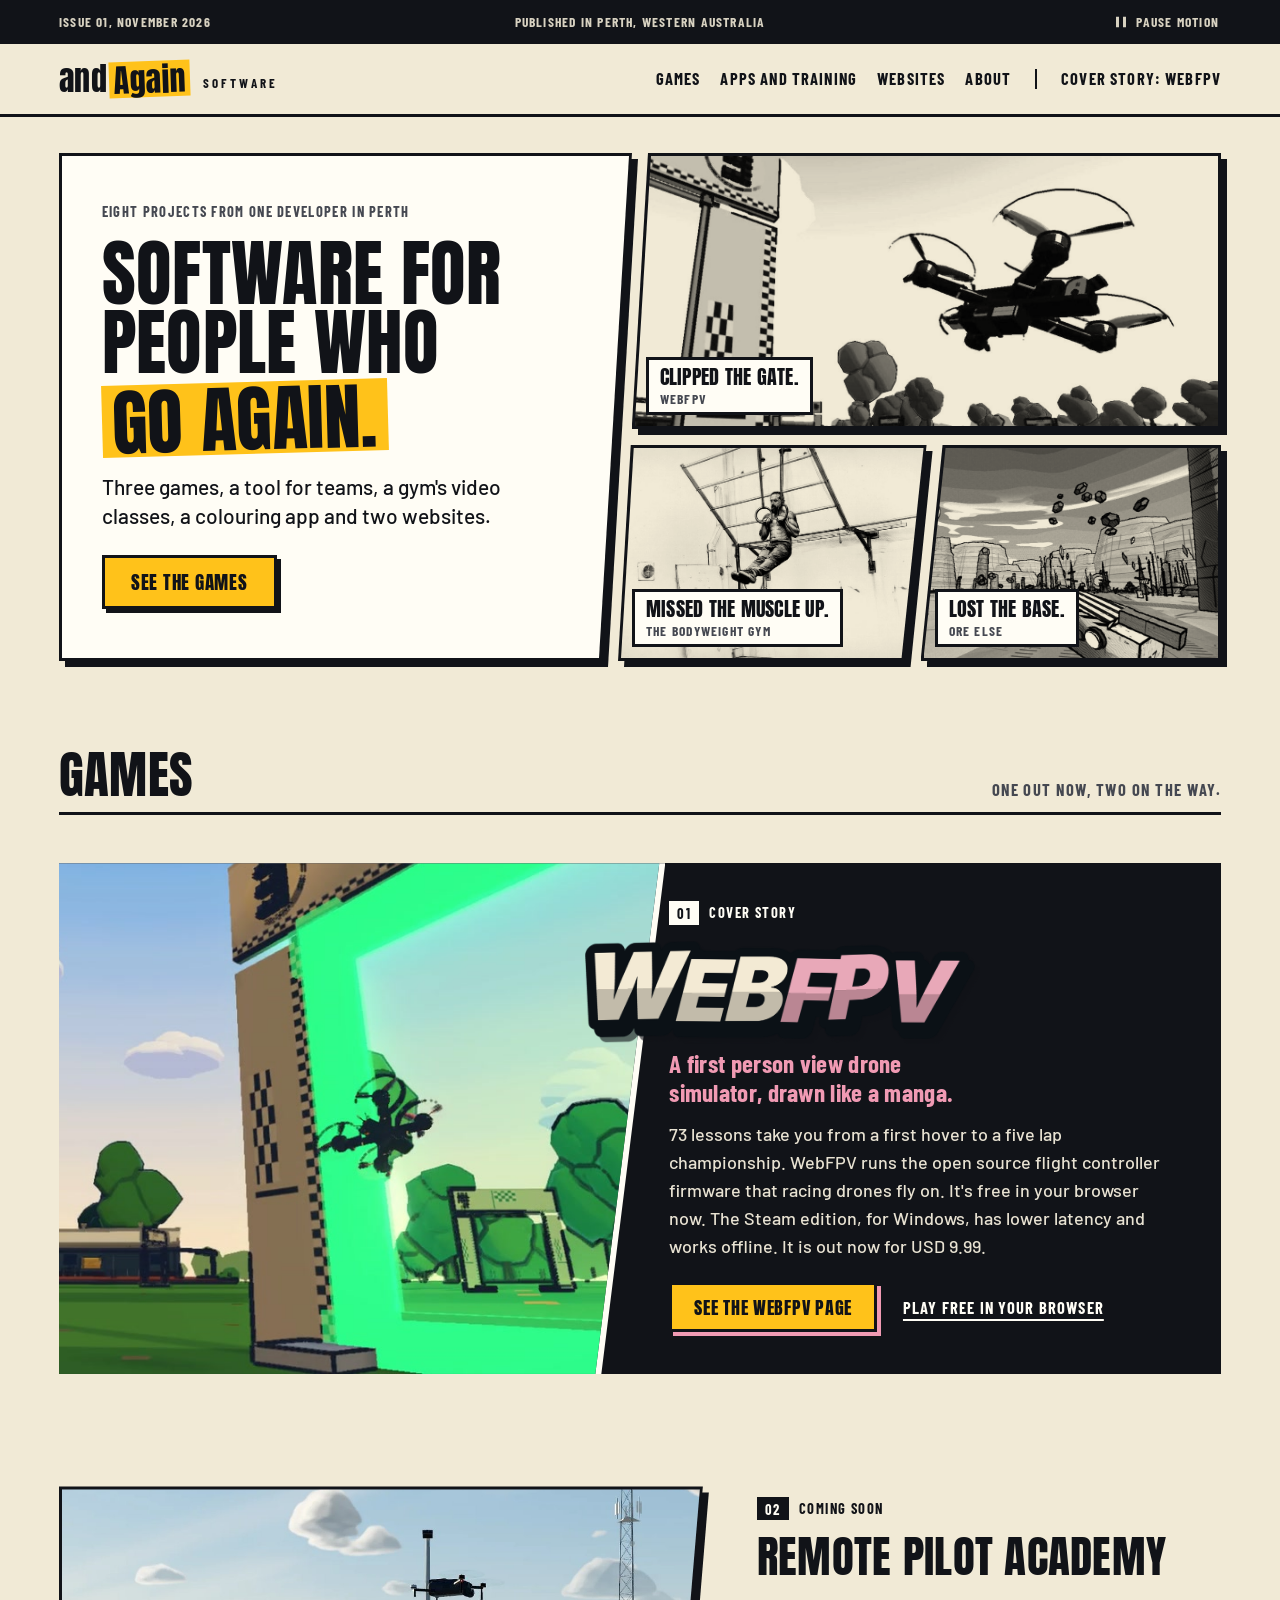
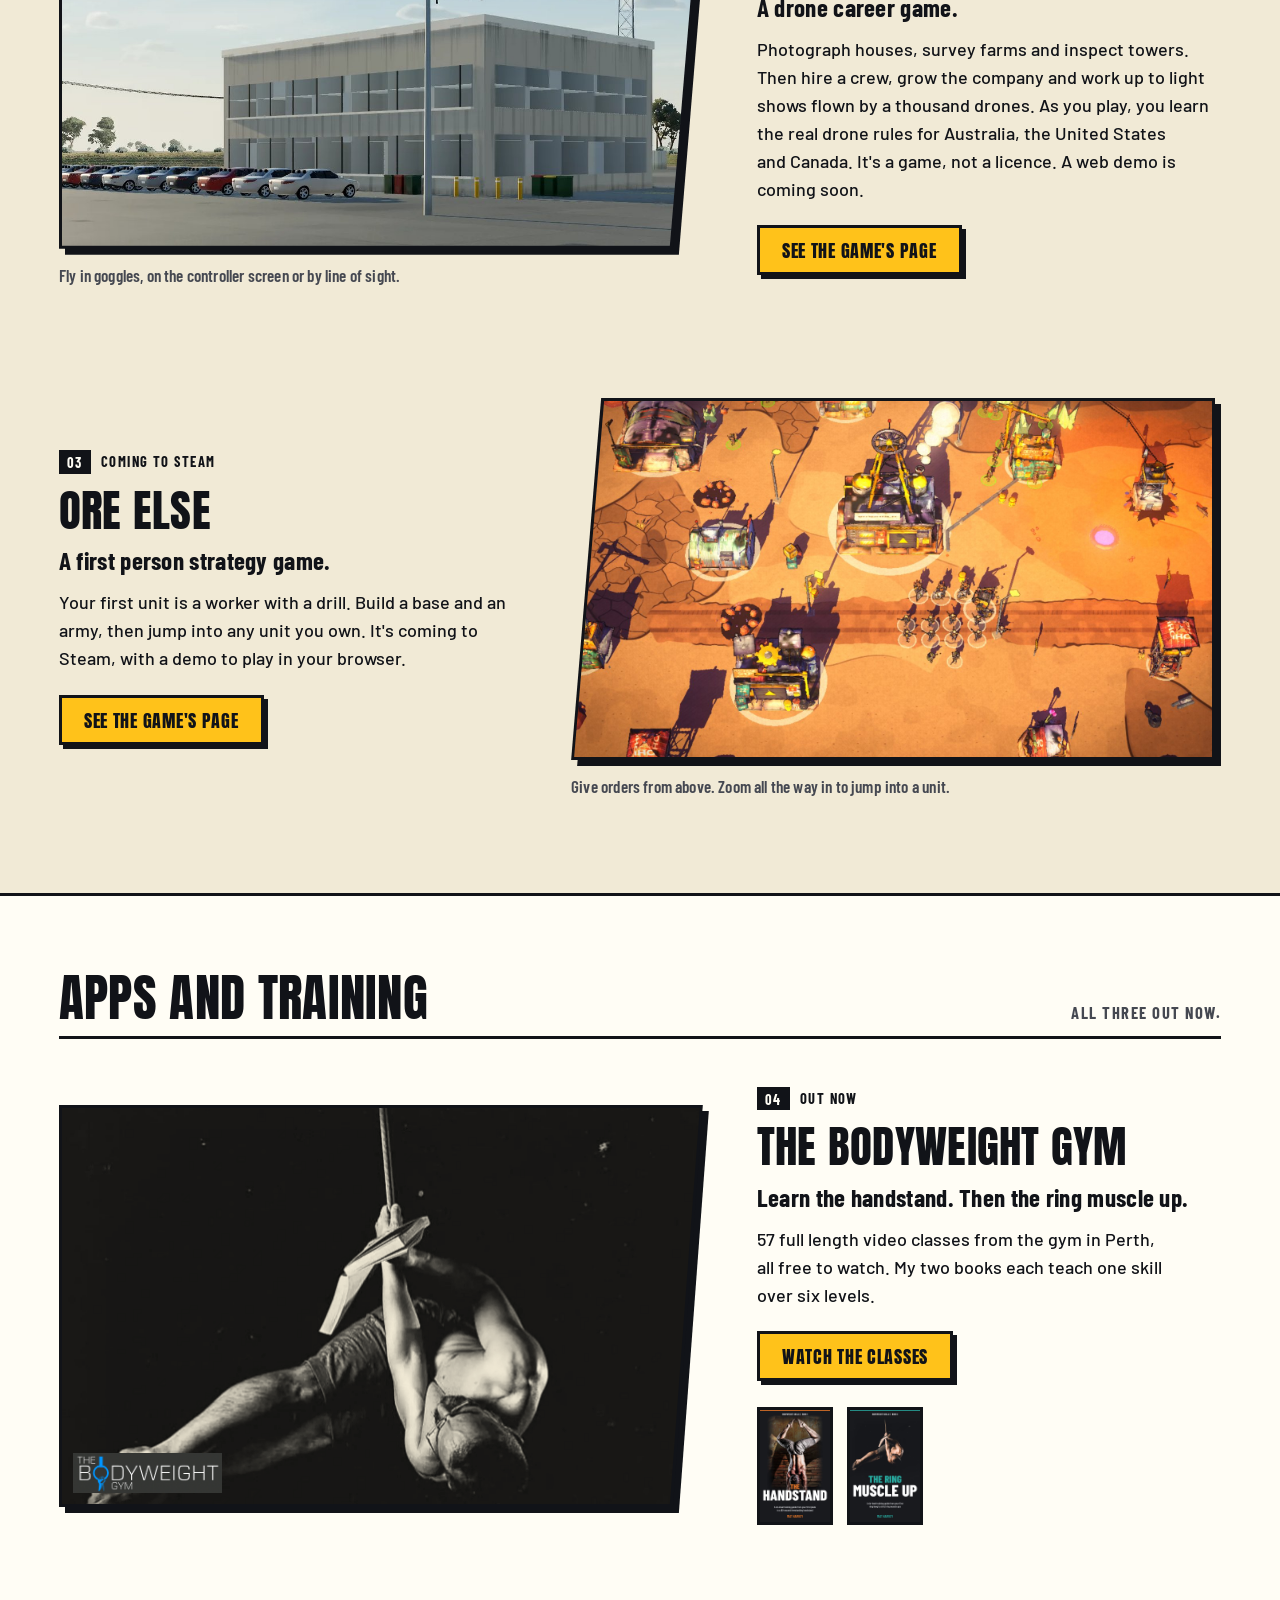
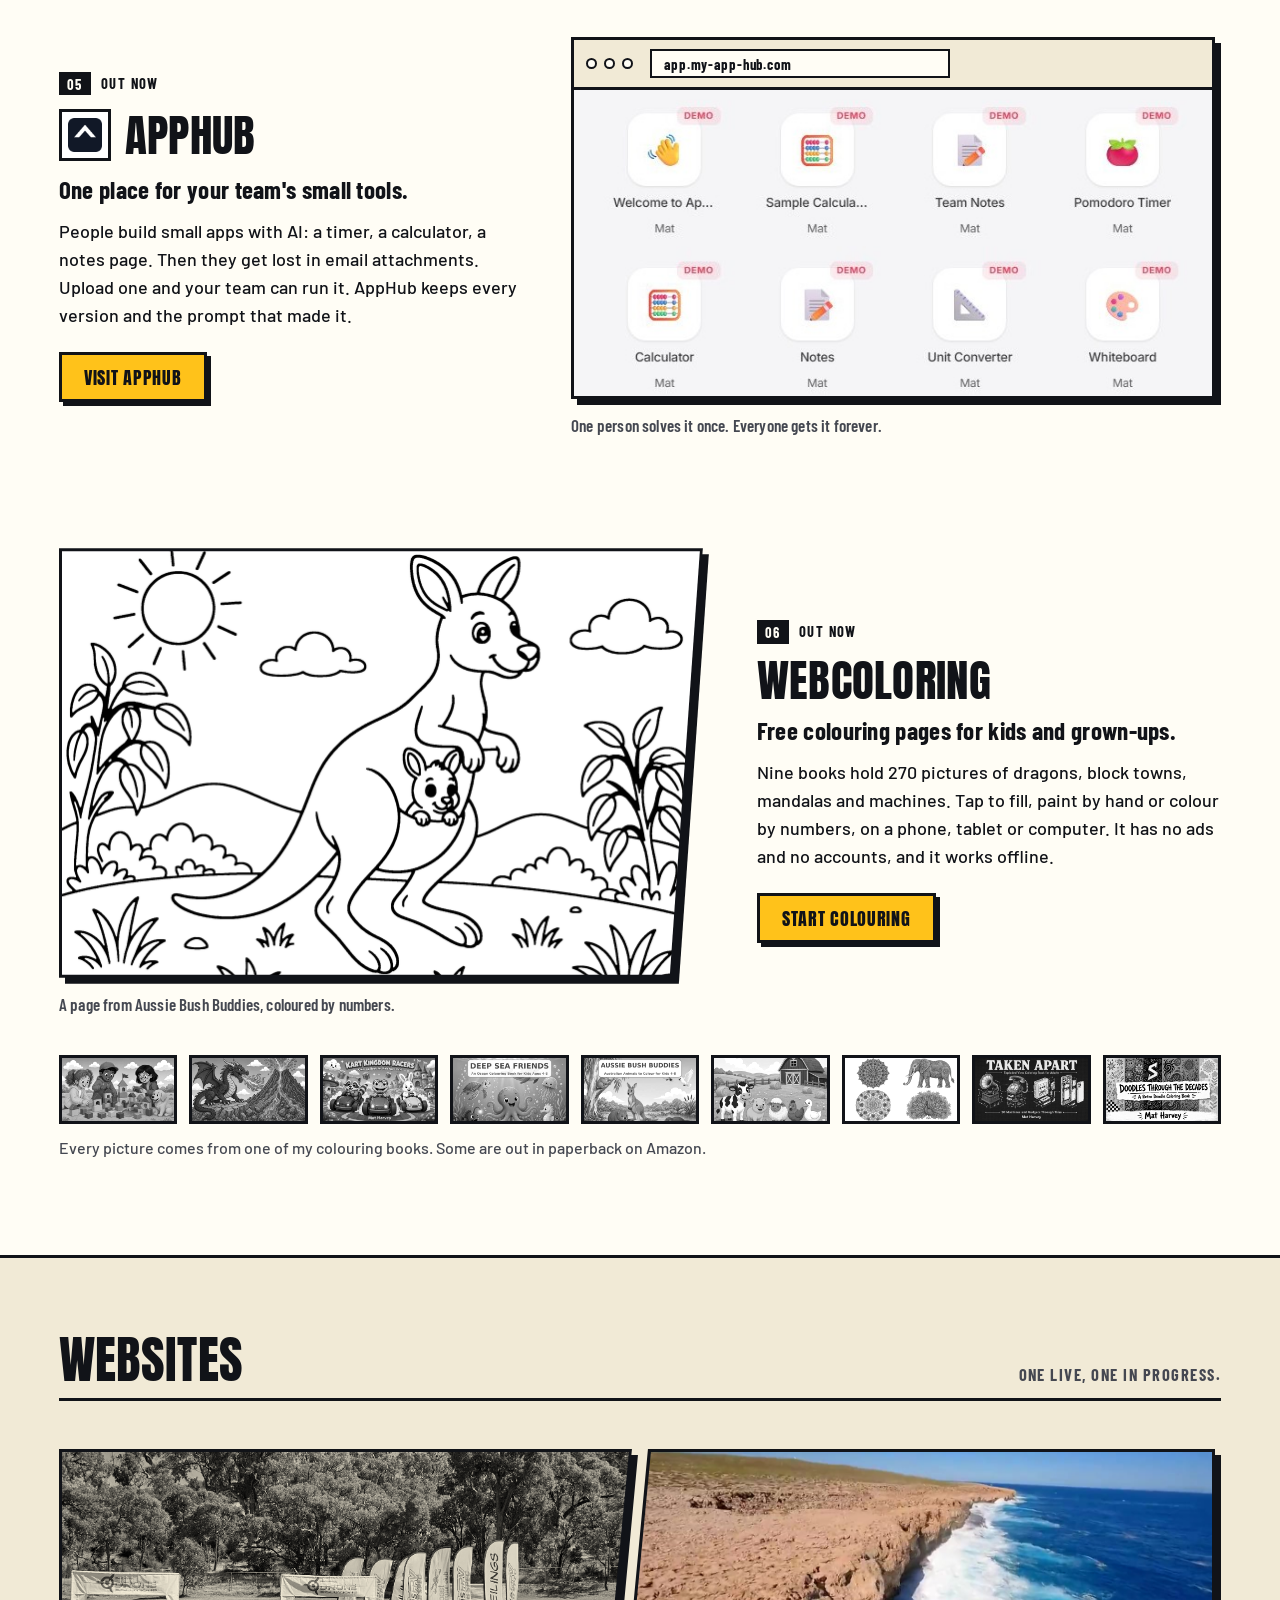
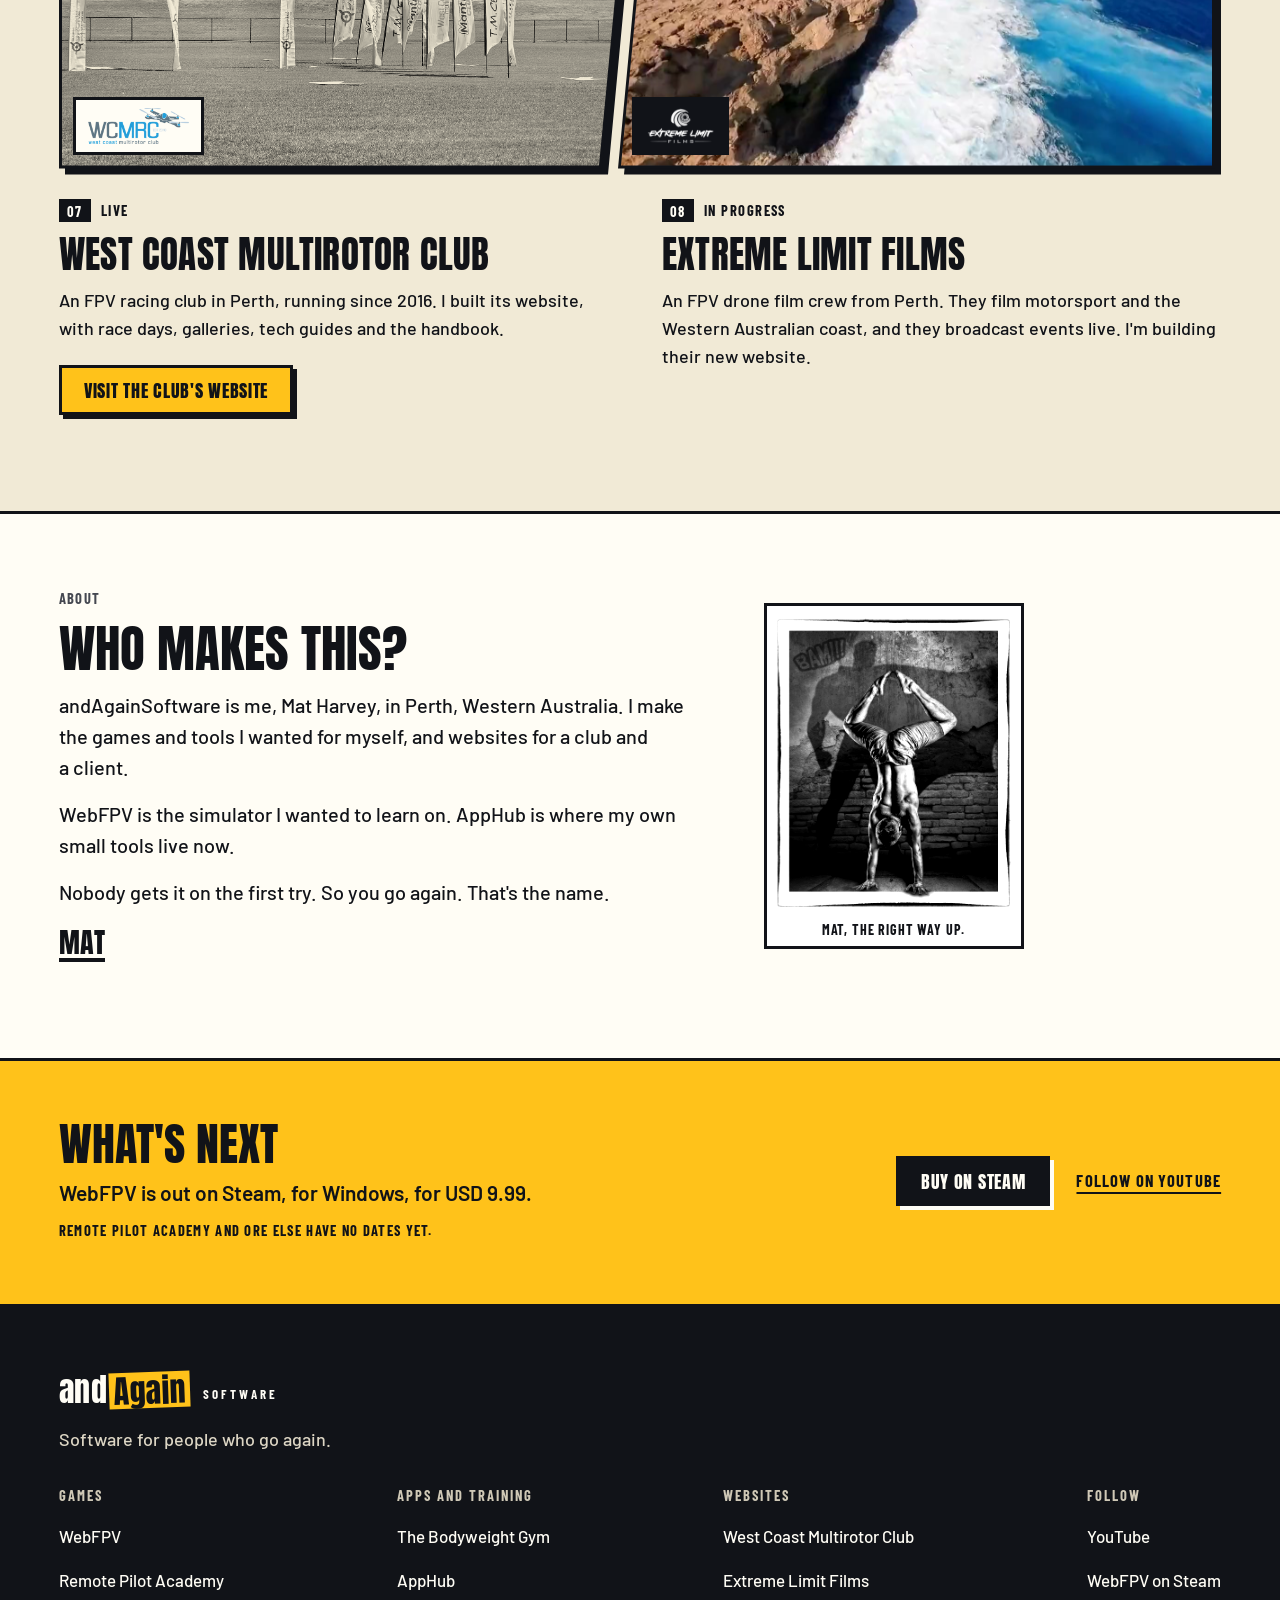
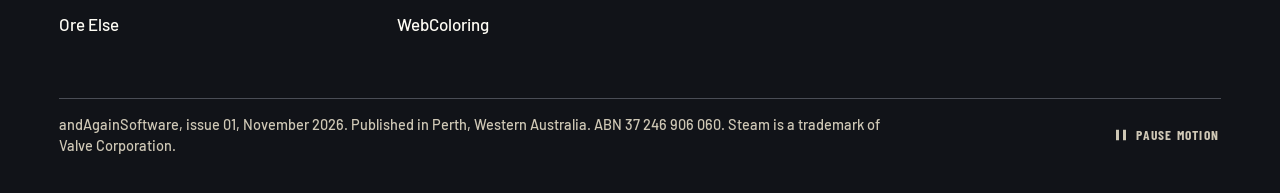
<file: index.html>
<!doctype html>
<html lang="en-AU">
<head>
<meta charset="utf-8">
<meta name="viewport" content="width=device-width, initial-scale=1">
<title>andAgainSoftware: games, tools and websites from Perth</title>
<meta name="description" content="andAgainSoftware is Mat Harvey in Perth, Western Australia. Three games, a tool for teams, a gym's video classes, a colouring app and two websites. WebFPV is free in your browser and lands on Steam on 27 November.">
<meta name="theme-color" content="#111318">
<meta property="og:type" content="website">
<meta property="og:site_name" content="andAgainSoftware">
<meta property="og:title" content="andAgainSoftware: games, tools and websites from Perth">
<meta property="og:description" content="andAgainSoftware is Mat Harvey in Perth, Western Australia. Three games, a tool for teams, a gym's video classes, a colouring app and two websites. WebFPV is free in your browser and lands on Steam on 27 November.">
<meta property="og:url" content="https://andagainsoftware.com/">
<meta property="og:image" content="https://andagainsoftware.com/assets/og-home.jpg">
<meta name="twitter:card" content="summary_large_image">
<link rel="icon" href="favicon.png" type="image/png">
<link rel="apple-touch-icon" href="apple-touch-icon.png">
<link rel="preload" href="assets/fonts/anton-latin-400-normal.woff2" as="font" type="font/woff2" crossorigin>
<link rel="preload" href="assets/fonts/barlow-latin-500-normal.woff2" as="font" type="font/woff2" crossorigin>
<link rel="stylesheet" href="assets/css/fonts.css">
<link rel="stylesheet" href="assets/css/home.css?v=3">
</head>
<body>
<a class="skip" href="#main">Skip to the content</a>
<div class="ag" id="top" data-site>

<div class="ts">
  <div class="w ts-in">
    <span class="lab">Issue 01, November 2026</span>
    <span class="lab ts-mid">Published in Perth, Western Australia</span>
    <button type="button" class="mo lab" data-act="motion">
      <span class="sw" data-when="playing">
        <svg viewBox="0 0 16 16" aria-hidden="true"><path d="M4 2v12M12 2v12" fill="none" stroke="currentColor" stroke-width="3.4"></path></svg>
        <span>Pause motion</span>
      </span>
      <span class="sw" data-when="pausedNow" hidden>
        <svg viewBox="0 0 16 16" aria-hidden="true"><path d="M4 2l10 6-10 6z" fill="currentColor"></path></svg>
        <span>Play motion</span>
      </span>
    </button>
  </div>
</div>

<header class="nv">
  <div class="w nv-in">
    <a class="mark" href="#top" aria-label="andAgainSoftware, home"><b>and<i>Again</i></b><span>Software</span></a>
    <nav class="nv-l" aria-label="Main">
      <a href="#games">Games</a>
      <a href="#tools">Apps and training</a>
      <a href="#sites">Websites</a>
      <a href="#about">About</a>
      <a class="nv-wf" href="webfpv/">Cover story<span class="lg">: WebFPV</span></a>
    </nav>
    <details class="mn" data-menu>
      <summary><span>All eight</span><svg viewBox="0 0 12 12" aria-hidden="true"><path d="M1.5 4l4.5 4.5L10.5 4" fill="none" stroke="currentColor" stroke-width="2.2"></path></svg></summary>
      <nav class="mn-p" aria-label="All eight projects">
        <div class="w">
          <p class="lab">Games</p>
          <ul>
            <li><a href="#webfpv"><b>01 WebFPV</b><small>FPV drone simulator, drawn like a manga</small></a></li>
            <li><a href="#rpa"><b>02 Remote Pilot Academy</b><small>Drone career game</small></a></li>
            <li><a href="#ore"><b>03 Ore Else</b><small>First person strategy</small></a></li>
          </ul>
          <p class="lab">Apps and training</p>
          <ul>
            <li><a href="#bwg"><b>04 The Bodyweight Gym</b><small>Free classes, two books</small></a></li>
            <li><a href="#apphub"><b>05 AppHub</b><small>Your team's small tools</small></a></li>
            <li><a href="#webcoloring"><b>06 WebColoring</b><small>Free colouring pages</small></a></li>
          </ul>
          <p class="lab">Websites</p>
          <ul>
            <li><a href="#wcmrc"><b>07 West Coast Multirotor Club</b><small>Website for a racing club</small></a></li>
            <li><a href="#elf"><b>08 Extreme Limit Films</b><small>Website for a film crew</small></a></li>
          </ul>
          <p class="mn-x"><a class="tl" href="#about">Who makes this?</a><a class="tl" href="#next">What's next</a></p>
        </div>
      </nav>
    </details>
  </div>
</header>

<main id="main">
<section class="cv" id="cover" aria-label="This issue">
  <div class="w">
    <div class="cv-g">
      <div class="pan plate cut-r">
        <div class="pan-c"><div class="pan-m">
          <p class="lab eb"><span class="lg-only">Eight projects from one developer in Perth</span><span class="sm-only">Eight projects, one developer</span></p>
          <h1>Software for people who <span class="hl">go again.</span></h1>
          <p class="sub">Three games, a tool for teams, a gym's video classes, a colouring app and two websites.</p>
          <div class="btns">
            <a class="btn" href="#games">See the games</a>
          </div>
        </div></div>
      </div>

      <a class="pan cv-a" href="#webfpv">
        <span class="pan-c"><span class="pan-m"><img src="assets/media/cv-gate.jpg" alt="A racing quad in WebFPV, right at the post of a race gate" width="1240" height="985"></span></span>
        <span class="cap"><b>Clipped the gate.</b><small>WebFPV</small></span>
      </a>

      <a class="pan cv-b" href="#bwg">
        <span class="pan-c"><span class="pan-m skc"><img src="assets/media/bwg-sk-ringmu2.jpg" alt="Pencil sketch of a man hanging low on gymnastic rings, short of the top of a muscle up" width="900" height="517"></span></span>
        <span class="cap"><b>Missed the muscle up.</b><small>The Bodyweight Gym</small></span>
      </a>

      <a class="pan cv-c" href="#ore">
        <span class="pan-c"><span class="pan-m"><img src="assets/media/cv-base.jpg" alt="A tower breaking apart in Ore Else" width="760" height="596"></span></span>
        <span class="cap"><b>Lost the base.</b><small>Ore Else</small></span>
      </a>
    </div>
  </div>
</section>

<section class="sec" aria-labelledby="h-games">
  <div class="w">
    <header class="sh" id="games">
      <h2 id="h-games">Games</h2>
      <p>One out now, two on the way.</p>
    </header>

    <article class="wfp" id="webfpv">
      <div class="wfp-a">
        <div class="wfp-m">
          <video src="assets/media/wf-race2.mp4" poster="assets/media/wf-race2-poster.jpg" muted loop playsinline preload="none" aria-label="WebFPV footage: a quad races across a grass track and through a lit gate"></video>
        </div>
      </div>
      <div class="wfp-t">
        <p class="kick"><b>01</b><span>Cover story</span></p>
        <h3><img class="wf-lg" src="assets/media/wf-logo.png" alt="WebFPV"></h3>
        <p class="big">A first person view drone simulator, drawn like a manga.</p>
        <p>73&nbsp;lessons take you from a first hover to a five lap championship. WebFPV runs the open source flight controller firmware that racing drones fly on. It's free in your browser now. <span data-t="wfSteamLine">The Steam edition, for Windows, has lower latency and works offline. It comes out on 27&nbsp;November for USD&nbsp;9.99.</span></p>
        <div class="btns">
          <a class="btn" href="webfpv/">See the WebFPV page</a>
          <a class="tl" href="https://webfpv.org/" target="_blank" rel="noopener">Play free in your browser</a>
        </div>
      </div>
    </article>

    <article class="pj" id="rpa">
      <figure class="pj-m">
        <div class="pan lead sr"><span class="pan-c"><span class="pan-m rp-l"><img src="assets/media/rpa-site-lead.jpg" alt="Remote Pilot Academy: a drone hovers above a two storey depot, a row of parked cars and a line of shipping containers" loading="lazy"></span></span></div>
        <figcaption class="cpt">Fly in goggles, on the controller screen or by line of sight.</figcaption>
      </figure>
      <div class="pj-t">
        <p class="kick"><b>02</b><span>Coming soon</span></p>
        <h3 class="nm">Remote Pilot Academy</h3>
        <p class="big">A drone career game.</p>
        <p>Photograph houses, survey farms and inspect towers. Then hire a crew, grow the company and work up to light shows flown by a thousand drones. As you play, you learn the real drone rules for Australia, the United States and Canada. It's a game, not a licence. A web demo is coming soon.</p>
        <div class="btns"><a class="btn" href="https://mathew-harvey.github.io/RemotePilotAcademy-landing/" target="_blank" rel="noopener">See the game's page</a></div>
      </div>
    </article>

    <article class="pj flip" id="ore">
      <figure class="pj-m">
        <div class="pan lead sl"><span class="pan-c"><span class="pan-m"><img src="assets/media/ore-command-yard.jpg" alt="Ore Else from the command view: an Ironhold mining yard seen from above at an angle, with a squad of fighters and a walker on the orange ground" width="1600" height="900" loading="lazy"></span></span></div>
        <figcaption class="cpt">Give orders from above. Zoom all the way in to jump into a unit.</figcaption>
      </figure>
      <div class="pj-t">
        <p class="kick"><b>03</b><span>Coming to Steam</span></p>
        <h3 class="nm">Ore Else</h3>
        <p class="big">A first person strategy game.</p>
        <p>Your first unit is a worker with a drill. Build a base and an army, then jump into any unit you own. It's coming to Steam, with a demo to play in your browser.</p>
        <div class="btns"><a class="btn" href="https://mathew-harvey.github.io/OreElse-landing/" target="_blank" rel="noopener">See the game's page</a></div>
      </div>
    </article>
  </div>
</section>

<section class="sec alt" aria-labelledby="h-tools">
  <div class="w">
    <header class="sh" id="tools">
      <h2 id="h-tools">Apps and training</h2>
      <p>All three out now.</p>
    </header>

    <article class="pj" id="bwg">
      <div class="pj-m">
        <figure class="pan lead sr bw-l"><span class="pan-c"><span class="pan-m duo"><img src="assets/media/bwg-rope.jpg" alt="Mat Harvey upside down on a climbing rope, in black and white" loading="lazy"></span><span class="lgo raw"><img src="assets/media/bwg-logo.png" alt="The Bodyweight Gym logo"></span></span></figure>
      </div>
      <div class="pj-t">
        <p class="kick"><b>04</b><span>Out now</span></p>
        <h3 class="nm">The Bodyweight Gym</h3>
        <p class="big">Learn the handstand. Then the ring muscle up.</p>
        <p>57 full length video classes from the gym in Perth, all free to watch. My two books each teach one skill over six&nbsp;levels.</p>
        <div class="btns"><a class="btn" href="https://thebodyweightgym.org/" target="_blank" rel="noopener">Watch the classes</a></div>
        <span class="books">
          <img src="assets/media/bwg-book-hs.jpg" alt="Book cover: The Handstand, by Mat Harvey" loading="lazy">
          <img src="assets/media/bwg-book-mu.jpg" alt="Book cover: The Ring Muscle Up, by Mat Harvey" loading="lazy">
        </span>
      </div>
    </article>

    <article class="pj flip" id="apphub">
      <figure class="pj-m">
        <div class="brw">
          <div class="brw-bar" aria-hidden="true"><i></i><i></i><i></i><span>app.my-app-hub.com</span></div>
          <div class="brw-v"><img src="assets/media/apphub-grid8.jpg" alt="Eight AppHub demo apps, among them Team Notes, Pomodoro Timer, Calculator, Unit Converter and Whiteboard" loading="lazy"></div>
        </div>
        <figcaption class="cpt">One person solves it once. Everyone gets it forever.</figcaption>
      </figure>
      <div class="pj-t">
        <p class="kick"><b>05</b><span>Out now</span></p>
        <div class="nmrow"><span class="logo-w"><img src="assets/media/apphub-mark.png" alt=""></span><h3 class="nm">AppHub</h3></div>
        <p class="big">One place for your team's small tools.</p>
        <p>People build small apps with AI: a timer, a calculator, a notes page. Then they get lost in email attachments. Upload one and your team can run it. AppHub keeps every version and the prompt that made it.</p>
        <div class="btns"><a class="btn" href="https://my-app-hub.com/" target="_blank" rel="noopener">Visit AppHub</a></div>
      </div>
    </article>

    <article class="pj" id="webcoloring">
      <figure class="pj-m">
        <div class="pan lead sr wcl-pg"><span class="pan-c"><span class="pan-m">
          <span class="wcl-st" role="img" aria-label="A colouring page: a kangaroo with a joey in her pouch, filled in one colour at a time">
            <img class="ln" src="assets/media/wcl-line.png" alt="" width="1280" height="960" loading="lazy">
            <img class="f f1 on" src="assets/media/wcl-c01.png" alt="" width="1280" height="960" loading="lazy">
            <img class="f f2 on" src="assets/media/wcl-c02.png" alt="" width="1280" height="960" loading="lazy">
            <img class="f f3 on" src="assets/media/wcl-c03.png" alt="" width="1280" height="960" loading="lazy">
            <img class="f f4 on" src="assets/media/wcl-c04.png" alt="" width="1280" height="960" loading="lazy">
            <img class="f f5 on" src="assets/media/wcl-c05.png" alt="" width="1280" height="960" loading="lazy">
            <img class="f f6" src="assets/media/wcl-c06.png" alt="" width="1280" height="960" loading="lazy">
            <img class="f f7" src="assets/media/wcl-c08.png" alt="" width="1280" height="960" loading="lazy">
            <img class="f f8" src="assets/media/wcl-c09.png" alt="" width="1280" height="960" loading="lazy">
            <img class="f f9" src="assets/media/wcl-c10.png" alt="" width="1280" height="960" loading="lazy">
            <img class="f f10" src="assets/media/wcl-c11.png" alt="" width="1280" height="960" loading="lazy">
            <img class="f f11" src="assets/media/wcl-c12.png" alt="" width="1280" height="960" loading="lazy">
          </span></span></span>
        </div>
        <figcaption class="cpt">A page from Aussie Bush Buddies, coloured by numbers.</figcaption>
      </figure>
      <div class="pj-t">
        <p class="kick"><b>06</b><span>Out now</span></p>
        <h3 class="nm">WebColoring</h3>
        <p class="big">Free colouring pages for kids and grown-ups.</p>
        <p>Nine books hold 270&nbsp;pictures of dragons, block towns, mandalas and machines. Tap to fill, paint by hand or colour by numbers, on a phone, tablet or computer. It has no ads and no accounts, and it works offline.</p>
        <div class="btns"><a class="btn" href="https://webcoloring.org/" target="_blank" rel="noopener">Start colouring</a></div>
      </div>
      <div class="wcl-sh">
        <ul class="shf" aria-label="The nine books">
          <li><a href="https://webcoloring.org/book/blocky-builders" target="_blank" rel="noopener"><img src="assets/media/wcl-bk-blocky-builders.jpg" alt="Blocky Builders, a block town colouring book" width="400" height="225" loading="lazy"></a></li>
          <li><a href="https://webcoloring.org/book/scaly-pals" target="_blank" rel="noopener"><img src="assets/media/wcl-bk-scaly-pals.jpg" alt="Scaly Pals, a dragon colouring book" width="400" height="225" loading="lazy"></a></li>
          <li><a href="https://webcoloring.org/book/kart-kingdom-racers" target="_blank" rel="noopener"><img src="assets/media/wcl-bk-kart-kingdom-racers.jpg" alt="Kart Kingdom Racers, a kart racing colouring book" width="400" height="225" loading="lazy"></a></li>
          <li><a href="https://webcoloring.org/book/deep-sea-friends" target="_blank" rel="noopener"><img src="assets/media/wcl-bk-deep-sea-friends.jpg" alt="Deep Sea Friends, an ocean colouring book" width="400" height="225" loading="lazy"></a></li>
          <li><a href="https://webcoloring.org/book/aussie-bush-buddies" target="_blank" rel="noopener"><img src="assets/media/wcl-bk-aussie-bush-buddies.jpg" alt="Aussie Bush Buddies, a colouring book of Australian animals" width="400" height="225" loading="lazy"></a></li>
          <li><a href="https://webcoloring.org/book/haybale-hill-farm" target="_blank" rel="noopener"><img src="assets/media/wcl-bk-haybale-hill-farm.jpg" alt="Haybale Hill Farm, a farm colouring book" width="400" height="225" loading="lazy"></a></li>
          <li><a href="https://webcoloring.org/book/still-water-mandalas" target="_blank" rel="noopener"><img src="assets/media/wcl-bk-still-water-mandalas.jpg" alt="Still Water Mandalas, a mandala colouring book" width="400" height="225" loading="lazy"></a></li>
          <li><a href="https://webcoloring.org/book/taken-apart" target="_blank" rel="noopener"><img src="assets/media/wcl-bk-taken-apart.jpg" alt="Taken Apart, a colouring book of machines in exploded view" width="400" height="225" loading="lazy"></a></li>
          <li><a href="https://webcoloring.org/book/doodles-through-the-decades" target="_blank" rel="noopener"><img src="assets/media/wcl-bk-doodles-through-the-decades.jpg" alt="Doodles Through the Decades, a retro doodle colouring book" width="400" height="225" loading="lazy"></a></li>
        </ul>
        <p class="shf-n">Every picture comes from one of my colouring books. Some are out in paperback on Amazon.</p>
      </div>
    </article>
  </div>
</section>

<section class="sec" aria-labelledby="h-sites">
  <div class="w">
    <header class="sh" id="sites">
      <h2 id="h-sites">Websites</h2>
      <p>One live, one in progress.</p>
    </header>
    <div class="ws">
      <article class="ws-c" id="wcmrc">
        <figure class="pan lead sr"><span class="pan-c"><span class="pan-m duo"><img src="assets/media/wcmrc-gates.jpg" alt="Race gates and flags set up on the club's field" loading="lazy"></span>
          <span class="lgo"><img src="assets/media/wcmrc-logo.png" alt=""></span></span></figure>
        <p class="kick"><b>07</b><span>Live</span></p>
        <h3 class="nm">West Coast Multirotor Club</h3>
        <p>An FPV racing club in Perth, running since 2016. I built its website, with race days, galleries, tech guides and the handbook.</p>
        <div class="btns"><a class="btn" href="https://westcoastmultirotors.com.au/" target="_blank" rel="noopener">Visit the club's website</a></div>
      </article>

      <article class="ws-c" id="elf">
        <figure class="pan lead sl"><span class="pan-c"><span class="pan-m"><video src="assets/media/elf-coast.mp4" poster="assets/media/elf-coast-poster.jpg" muted loop playsinline preload="none" aria-label="Drone film by Extreme Limit Films: cliffs and surf on the Western Australian coast"></video></span>
          <span class="lgo dk"><img src="assets/media/elf-logo.png" alt=""></span></span></figure>
        <p class="kick"><b>08</b><span>In progress</span></p>
        <h3 class="nm">Extreme Limit Films</h3>
        <p>An FPV drone film crew from Perth. They film motorsport and the Western Australian coast, and they broadcast events live. I'm building their new website.</p>
      </article>
    </div>
  </div>
</section>

<section class="sec alt ab" aria-labelledby="h-about">
  <div class="w ab-g" id="about">
    <div class="ab-t">
      <span class="lab">About</span>
      <h2 id="h-about">Who makes this?</h2>
      <p>andAgainSoftware is me, Mat Harvey, in Perth, Western Australia. I make the games and tools I wanted for myself, and websites for a club and a client.</p>
      <p>WebFPV is the simulator I wanted to learn on. AppHub is where my own small tools live now.</p>
      <p>Nobody gets it on the first try. So you go again. That's the name.</p>
      <span class="sig">Mat</span>
    </div>
    <figure class="snap"><span class="duo"><img src="assets/media/bwg-mat.jpg" alt="Mat Harvey holding a handstand against a brick wall" loading="lazy"></span><figcaption>Mat, the right way up.</figcaption></figure>
  </div>
</section>

<section class="nxb" id="next" aria-labelledby="h-next">
  <div class="w nxb-g">
    <div class="nxb-t">
      <h2 id="h-next">What's next</h2>
      <p data-t="nextUp">WebFPV lands on Steam on 27&nbsp;November, for USD&nbsp;9.99.</p>
      <p class="nx lab">Remote Pilot Academy and Ore Else have no dates&nbsp;yet.</p>
    </div>
    <div class="btns">
      <a class="btn bk" href="https://store.steampowered.com/app/4944190/webFPV/" target="_blank" rel="noopener" data-t="steamLabel">Wishlist on Steam</a>
      <a class="tl" href="https://www.youtube.com/@andAgainFPV" target="_blank" rel="noopener">Follow on YouTube</a>
    </div>
  </div>
</section>
</main>

<footer class="fo">
  <div class="w">
    <div class="fo-g">
      <div>
        <a class="mark" href="#top" aria-label="andAgainSoftware, back to top"><b>and<i>Again</i></b><span>Software</span></a>
        <p class="fo-say">Software for people who go again.</p>
      </div>
      <div>
        <h3>Games</h3>
        <ul>
          <li><a href="#webfpv">WebFPV</a></li>
          <li><a href="#rpa">Remote Pilot Academy</a></li>
          <li><a href="#ore">Ore Else</a></li>
        </ul>
      </div>
      <div>
        <h3>Apps and training</h3>
        <ul>
          <li><a href="#bwg">The Bodyweight&nbsp;Gym</a></li>
          <li><a href="#apphub">AppHub</a></li>
          <li><a href="#webcoloring">WebColoring</a></li>
        </ul>
      </div>
      <div>
        <h3>Websites</h3>
        <ul>
          <li><a href="#wcmrc">West Coast Multirotor Club</a></li>
          <li><a href="#elf">Extreme Limit Films</a></li>
        </ul>
      </div>
      <div>
        <h3>Follow</h3>
        <ul>
          <li><a href="https://www.youtube.com/@andAgainFPV" target="_blank" rel="noopener">YouTube</a></li>
          <li><a href="https://store.steampowered.com/app/4944190/webFPV/" target="_blank" rel="noopener">WebFPV on Steam</a></li>
        </ul>
      </div>
    </div>
    <div class="ind">
      <p>andAgainSoftware, issue 01, November 2026. Published in Perth, Western Australia. ABN&nbsp;37&nbsp;246&nbsp;906&nbsp;060. Steam is a trademark of Valve&nbsp;Corporation.</p>
      <button type="button" class="mo lab" data-act="motion">
        <span class="sw" data-when="playing">
          <svg viewBox="0 0 16 16" aria-hidden="true"><path d="M4 2v12M12 2v12" fill="none" stroke="currentColor" stroke-width="3.4"></path></svg>
          <span>Pause motion</span>
        </span>
        <span class="sw" data-when="pausedNow" hidden>
          <svg viewBox="0 0 16 16" aria-hidden="true"><path d="M4 2l10 6-10 6z" fill="currentColor"></path></svg>
          <span>Play motion</span>
        </span>
      </button>
    </div>
  </div>
</footer>

</div>
<script src="assets/js/site.js?v=2"></script>
</body>
</html>
</file>
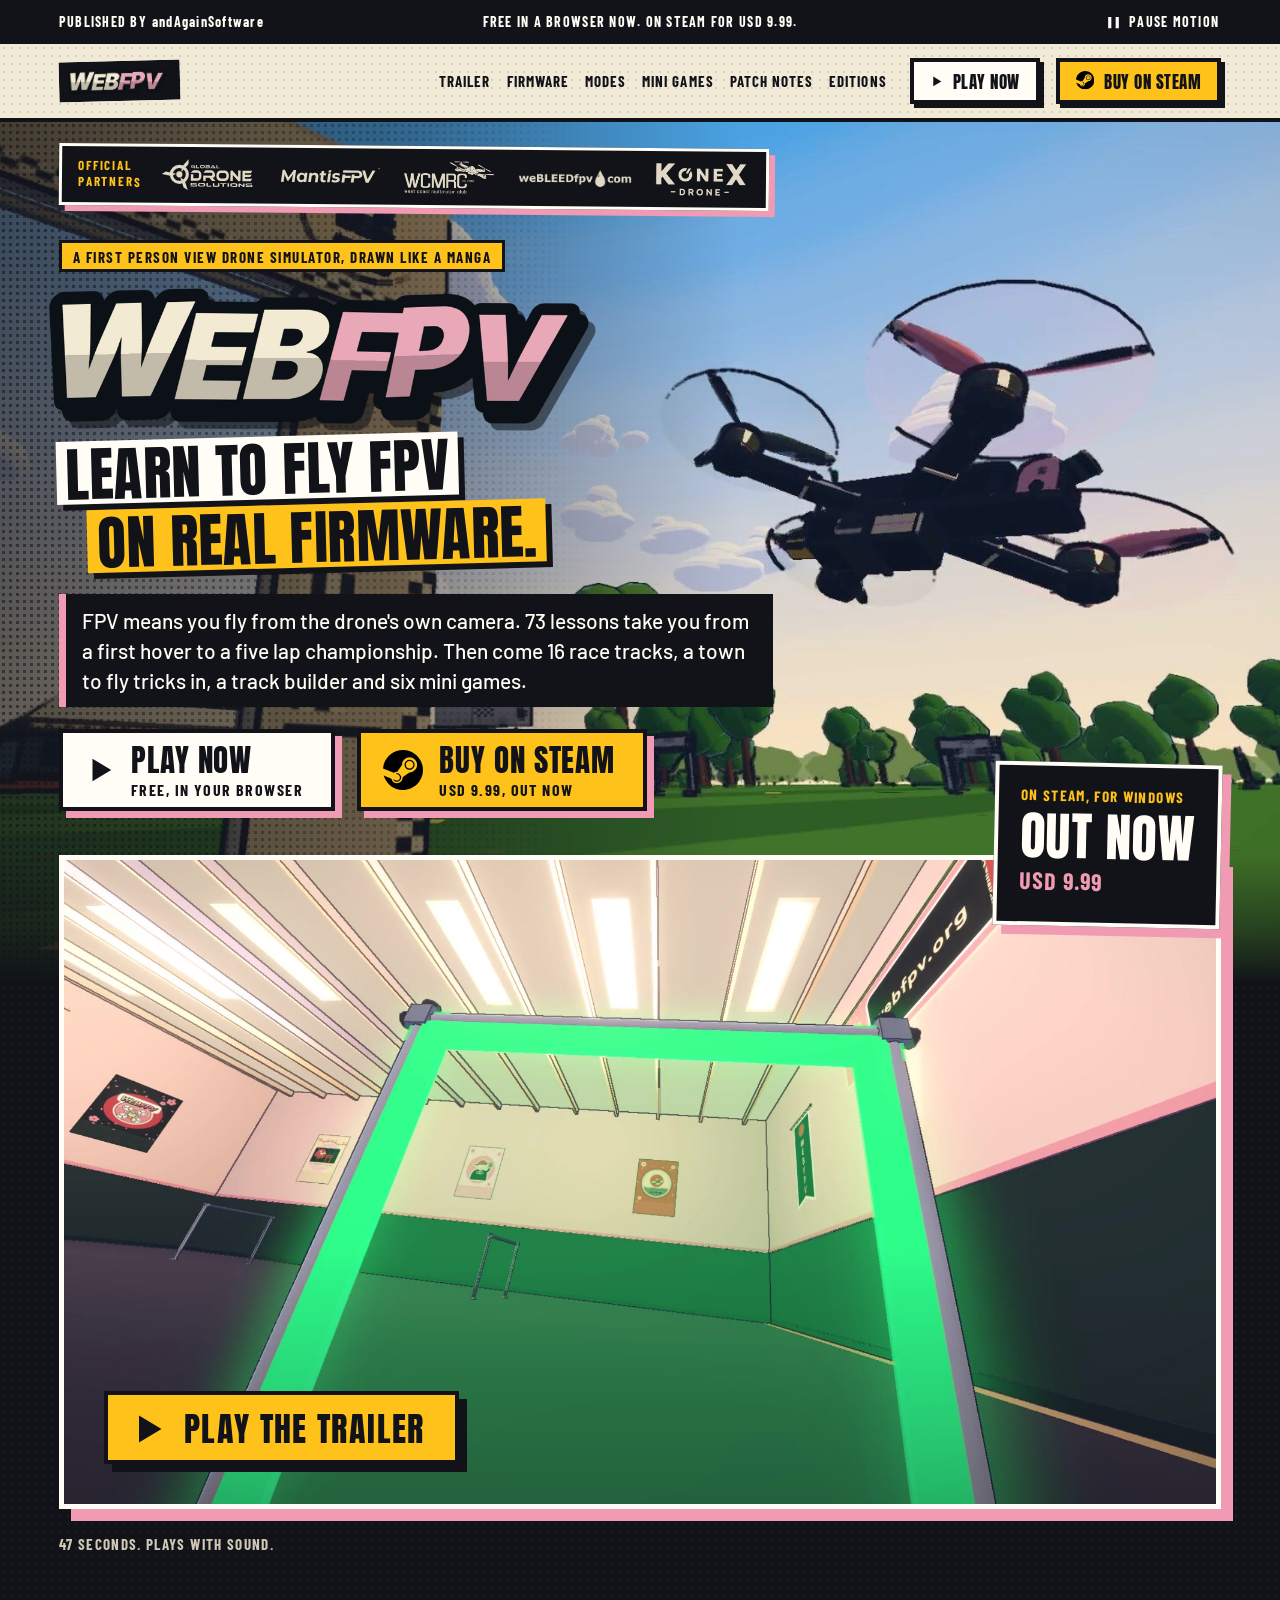
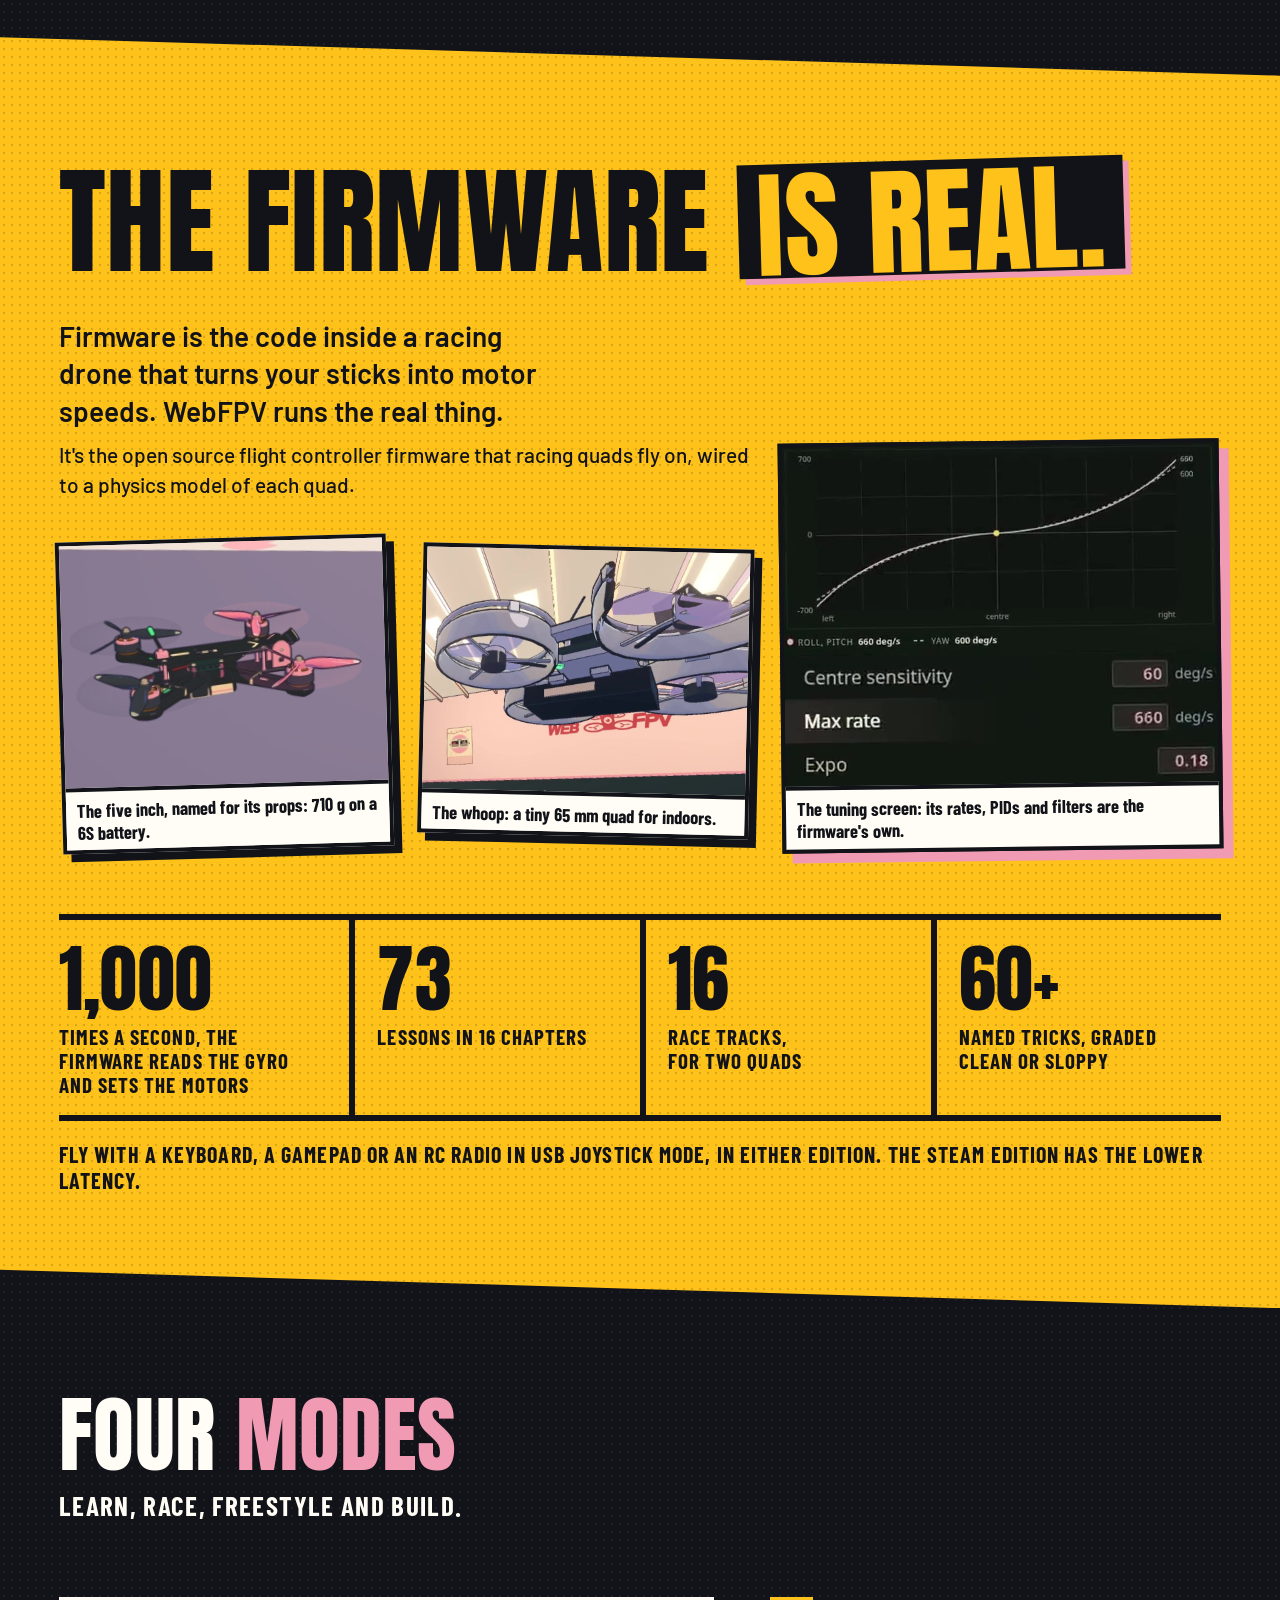
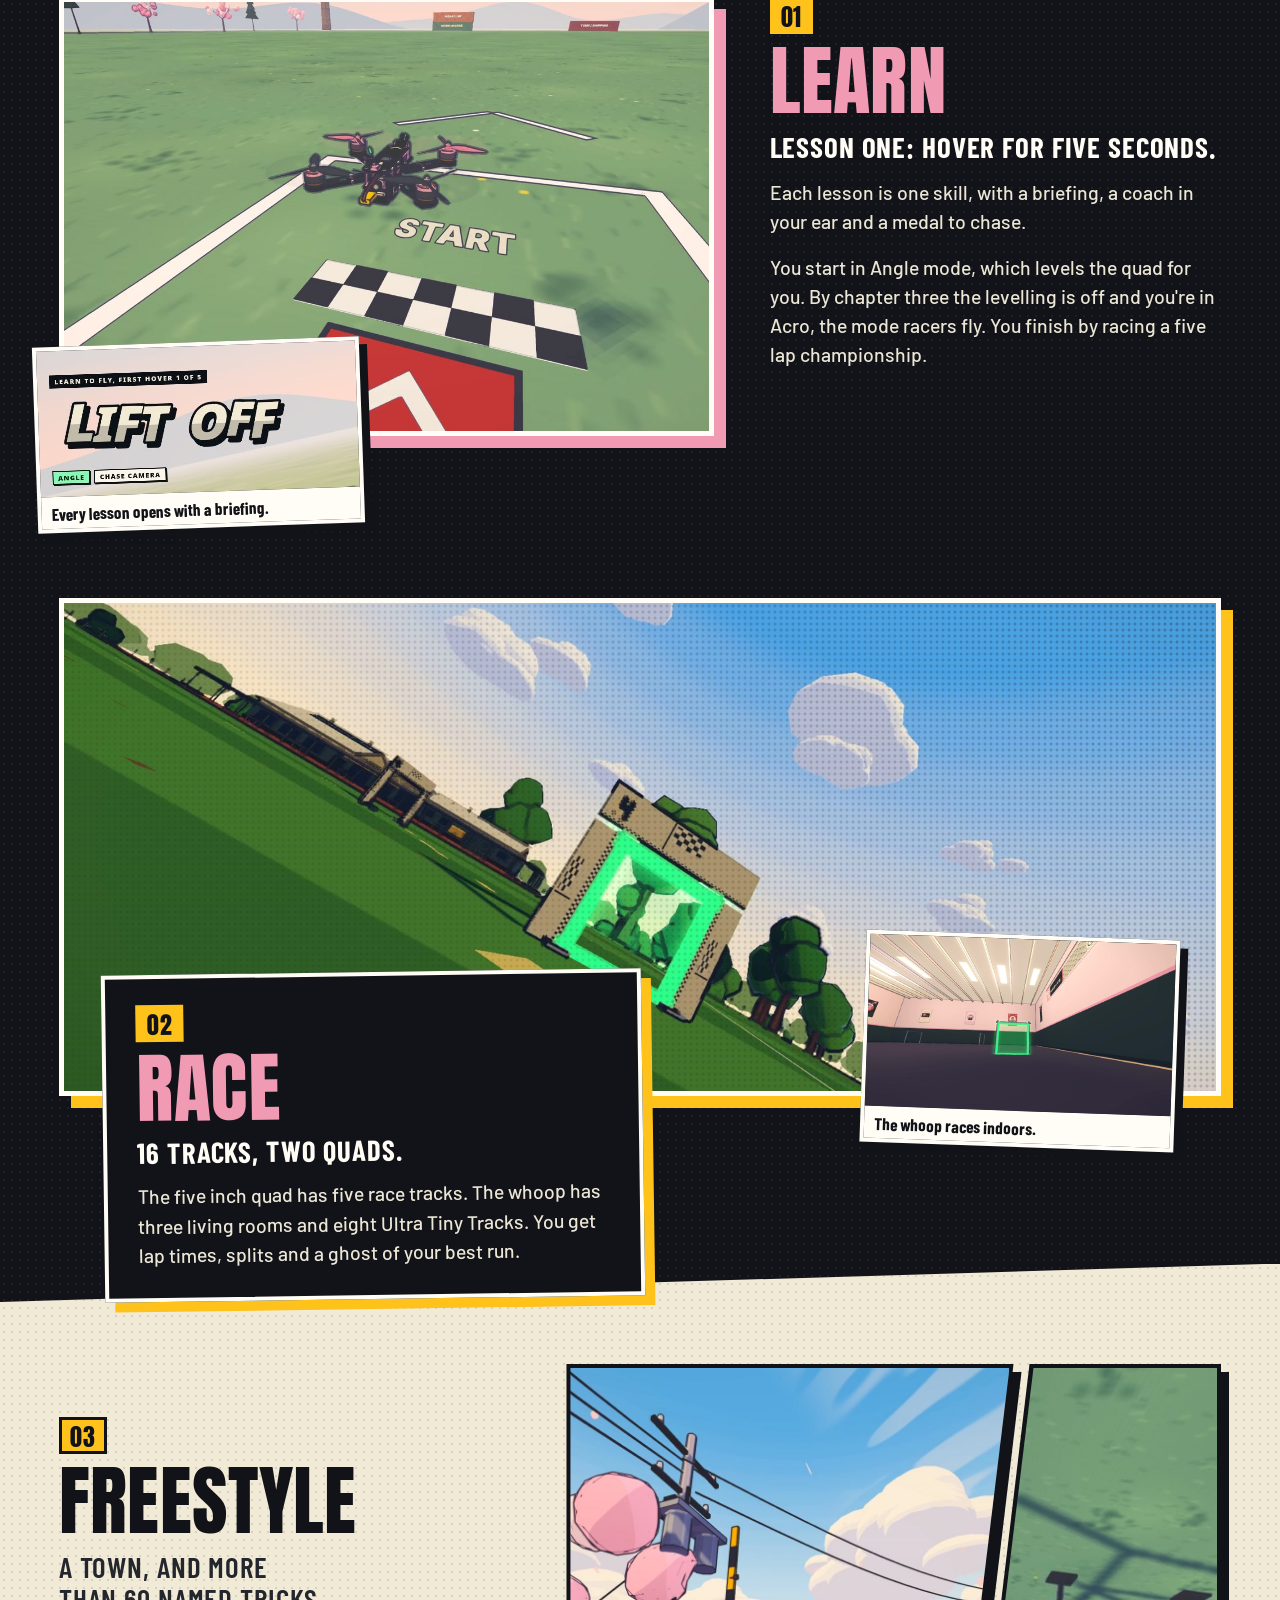
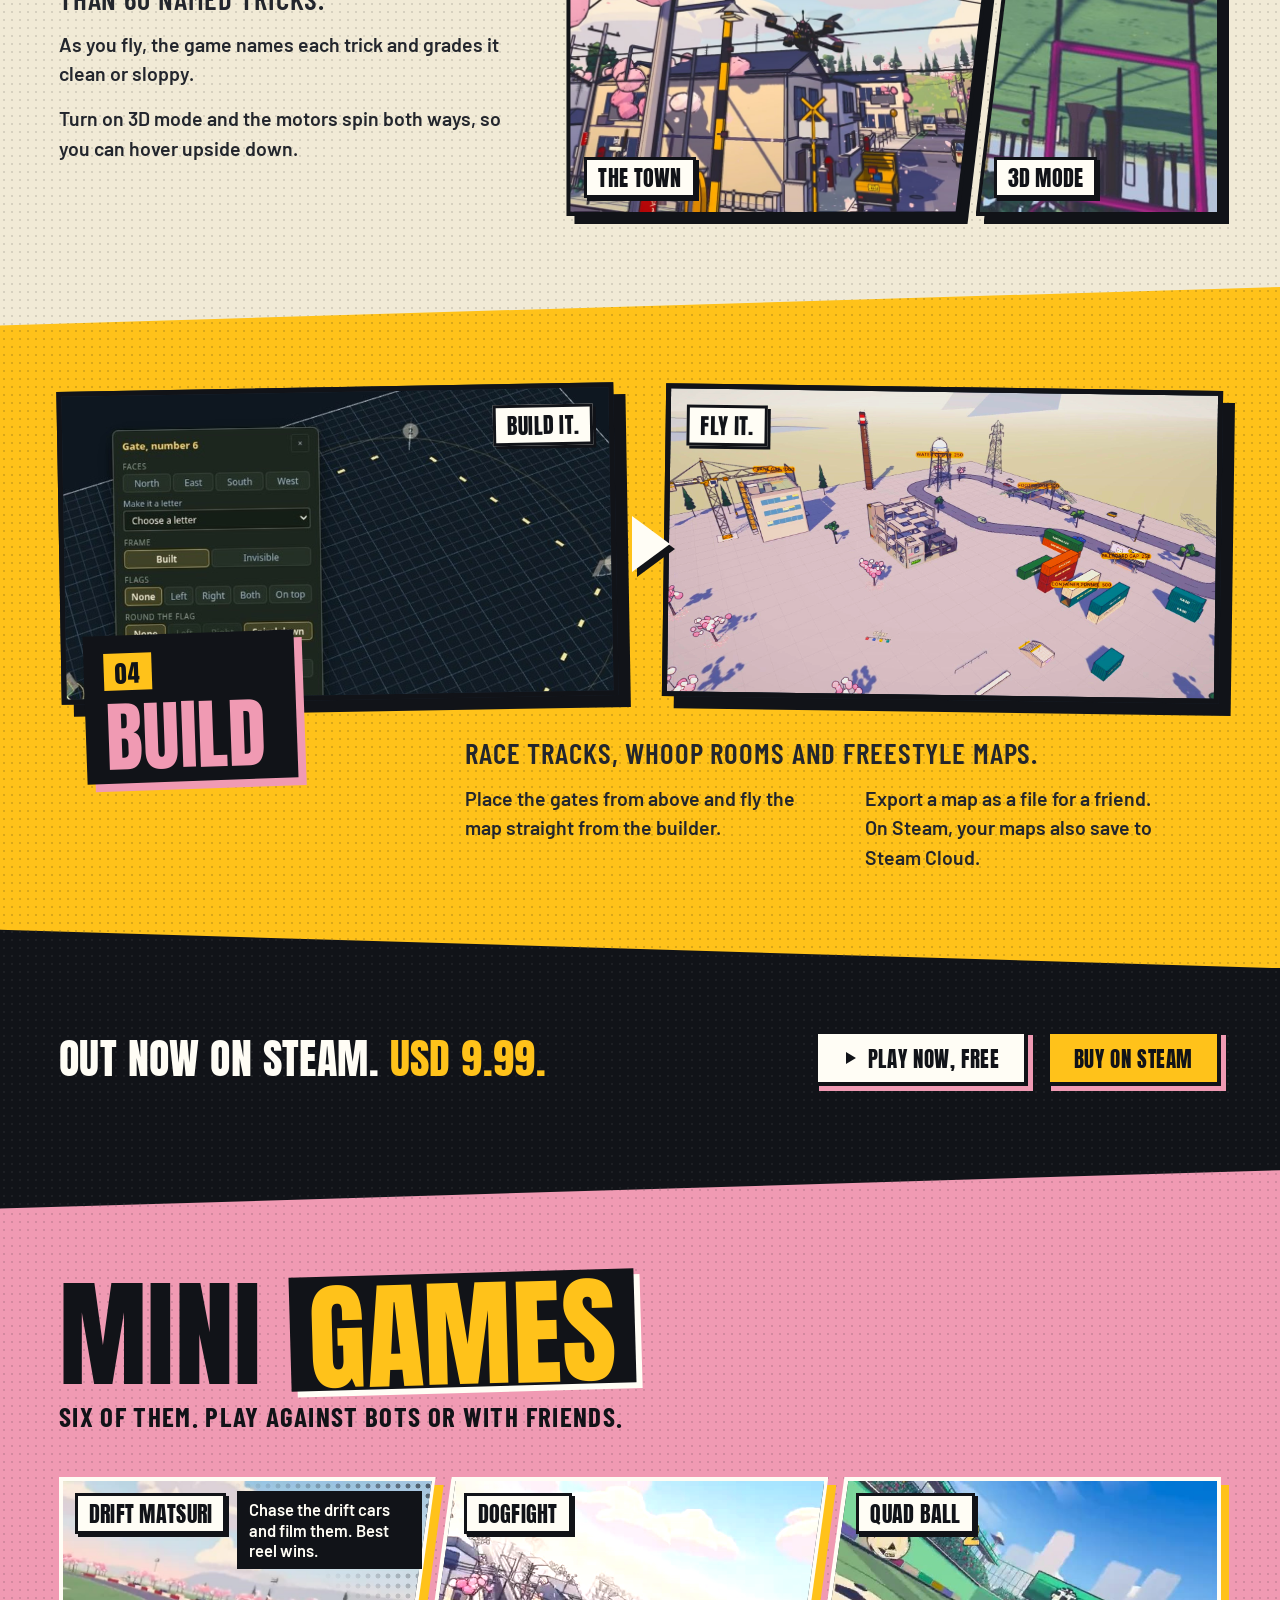
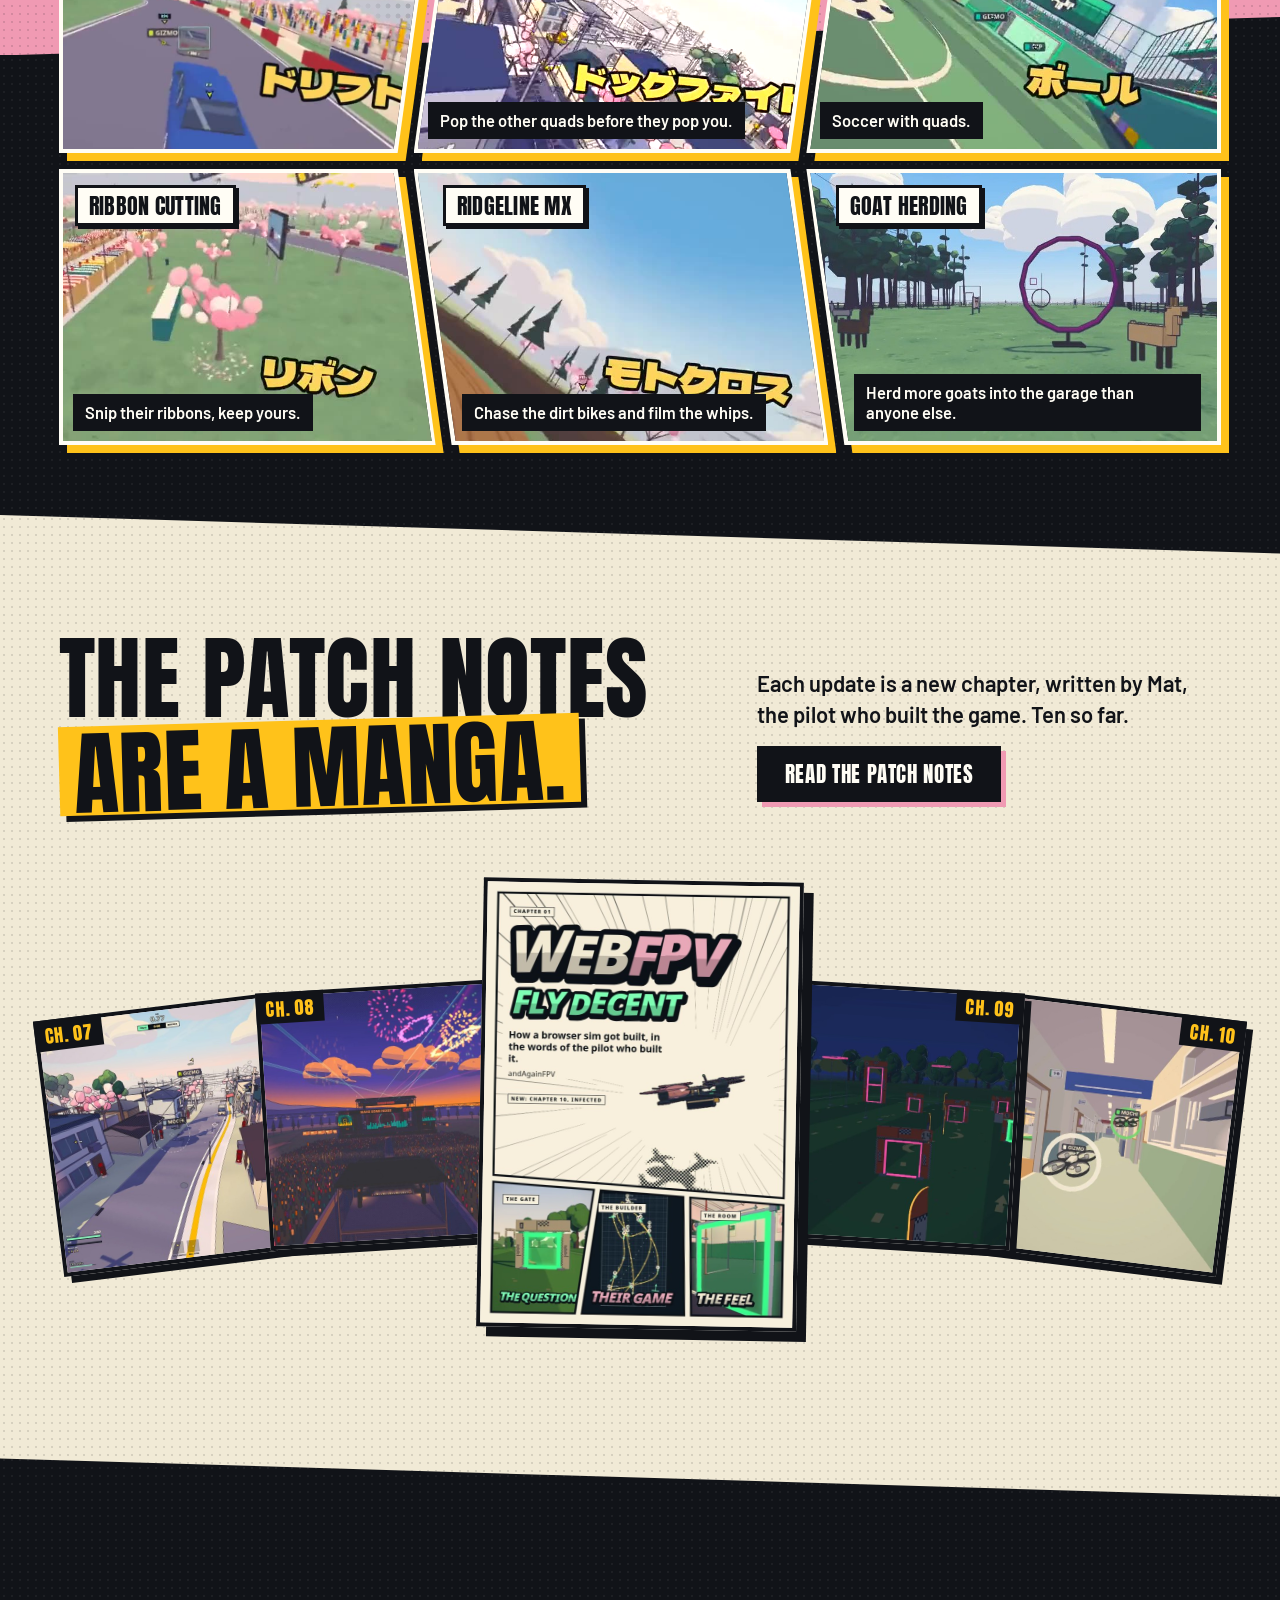
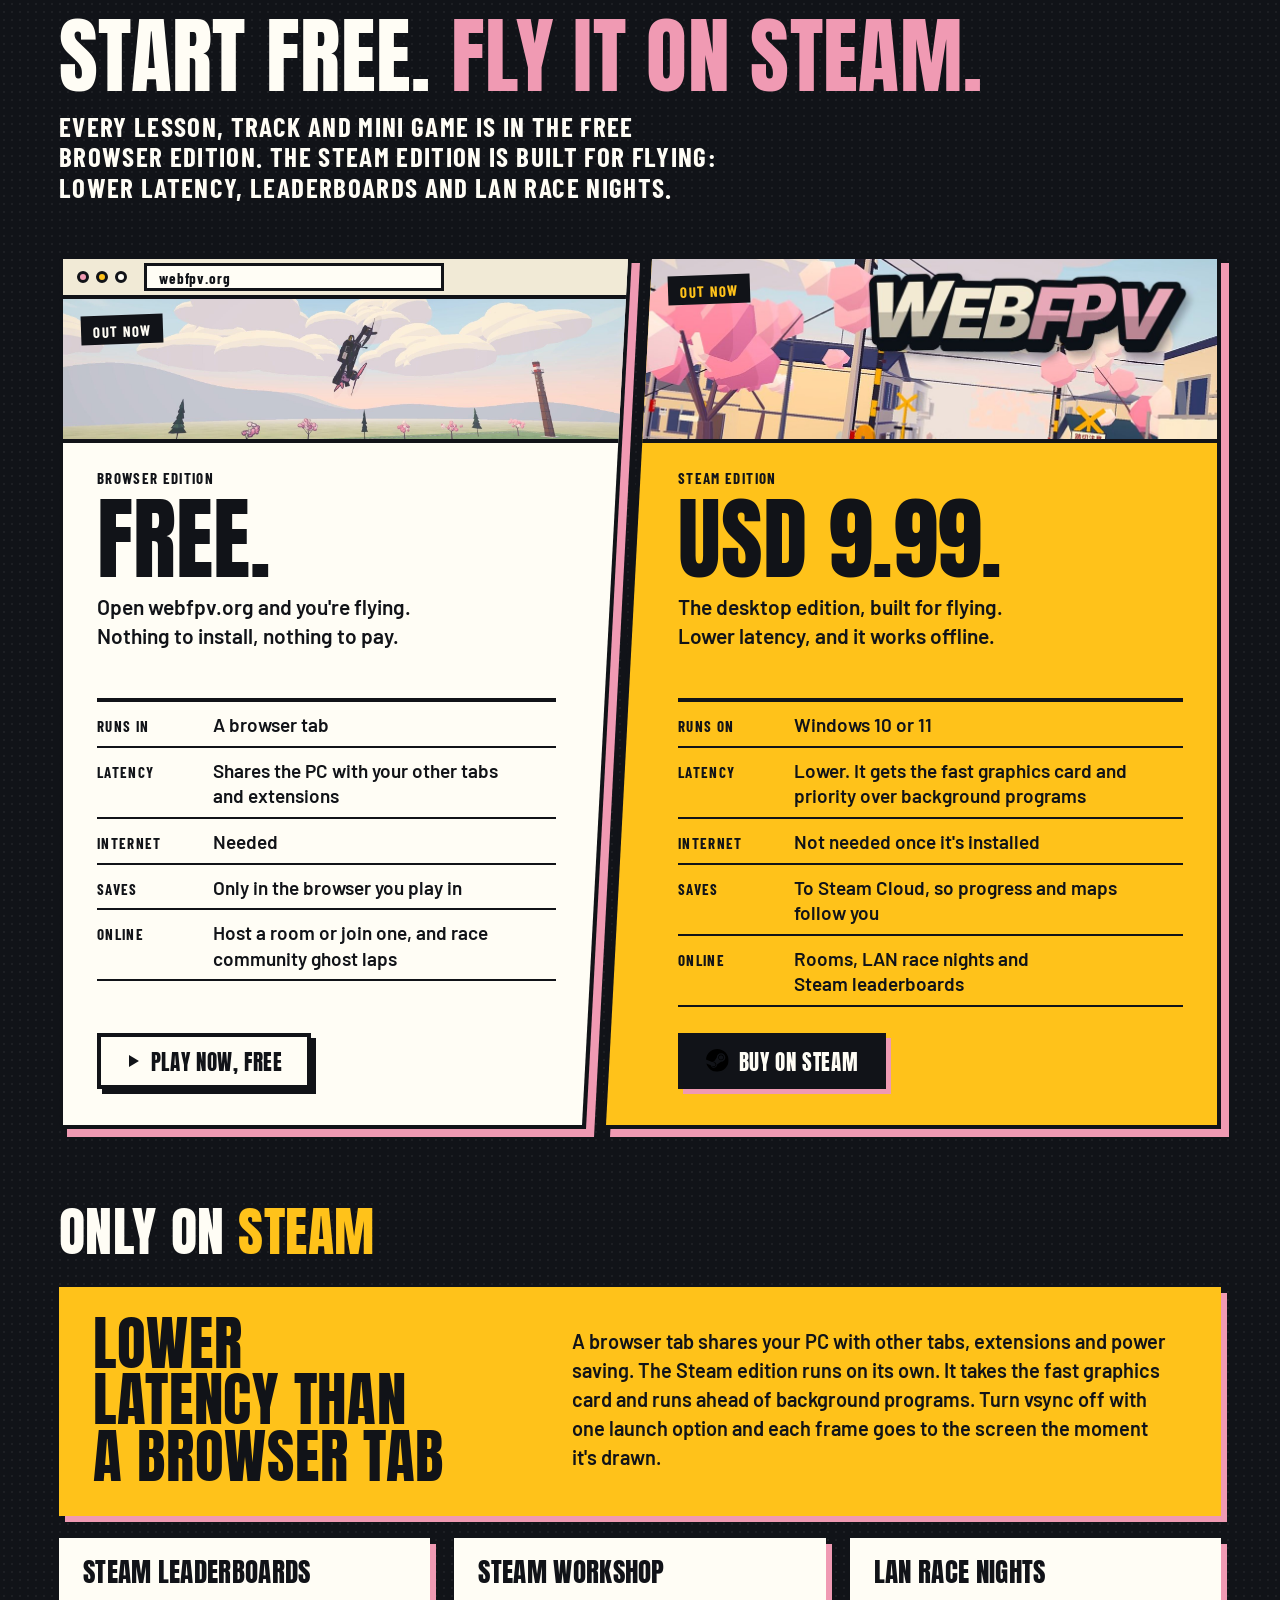
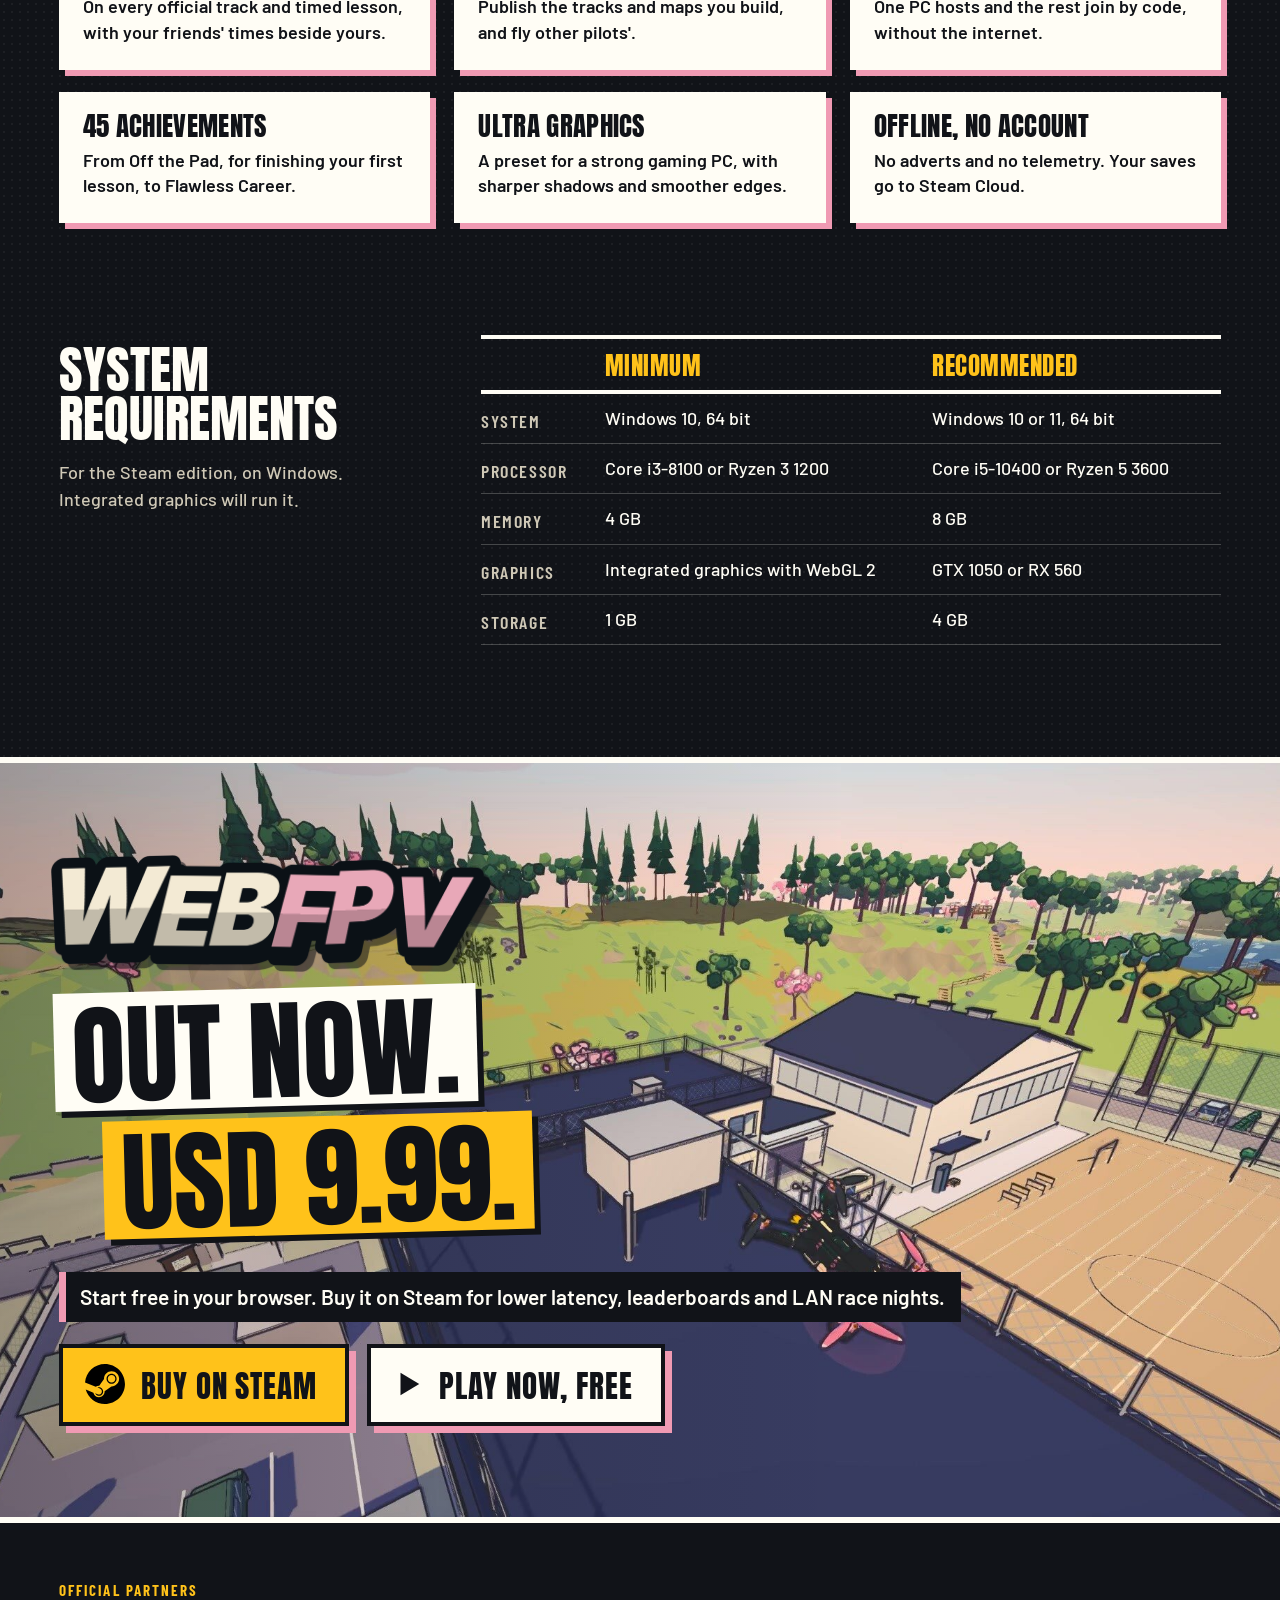
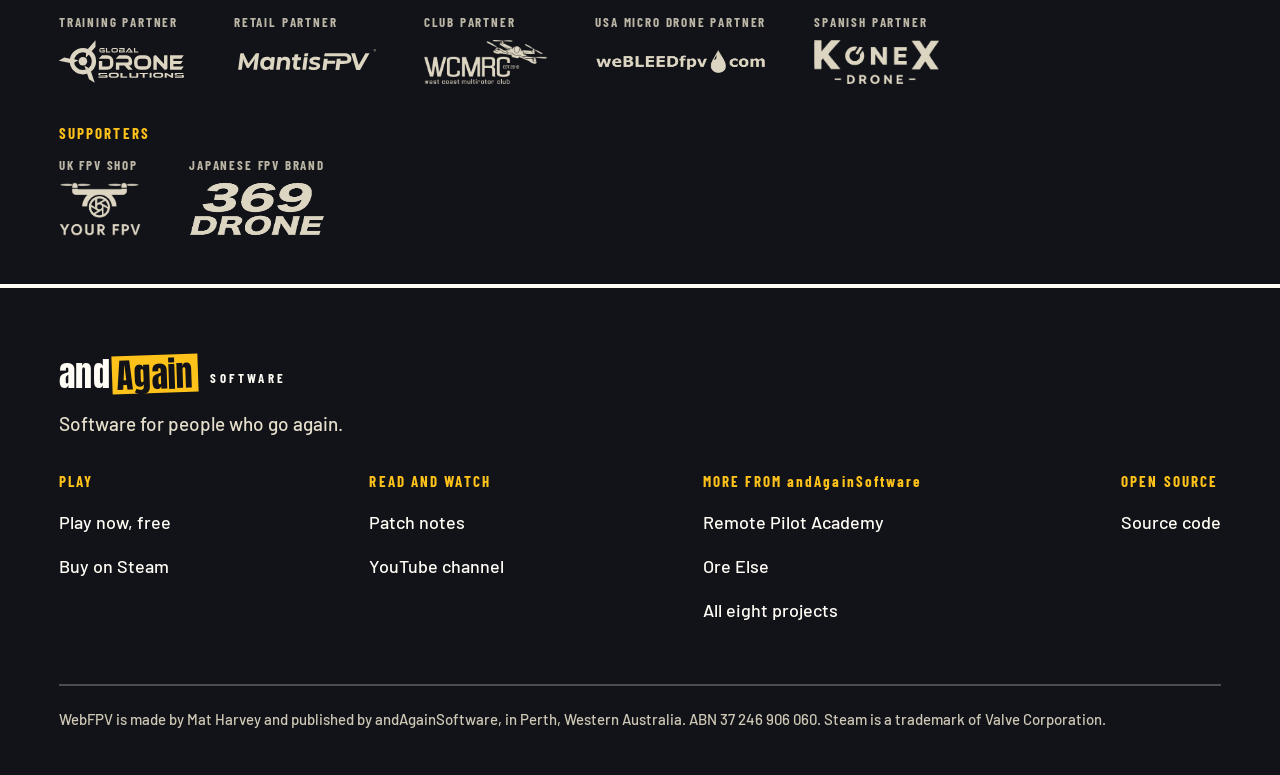
<file: webfpv/index.html>
<!doctype html>
<html lang="en-AU">
<head>
<meta charset="utf-8">
<meta name="viewport" content="width=device-width, initial-scale=1">
<title>WebFPV: learn to fly FPV on real firmware</title>
<meta name="description" content="A first person view drone simulator, drawn like a manga. 73 lessons, 16 race tracks, a freestyle town, a track builder and six mini games. Free in your browser, and on Steam on 27 November for USD 9.99 with lower latency.">
<meta name="theme-color" content="#111318">
<meta property="og:type" content="website">
<meta property="og:site_name" content="andAgainSoftware">
<meta property="og:title" content="WebFPV: learn to fly FPV on real firmware">
<meta property="og:description" content="A first person view drone simulator, drawn like a manga. 73 lessons, 16 race tracks, a freestyle town, a track builder and six mini games. Free in your browser, and on Steam on 27 November for USD 9.99 with lower latency.">
<meta property="og:url" content="https://andagainapps.com/webfpv/">
<meta property="og:image" content="https://andagainapps.com/assets/og-webfpv.jpg">
<meta name="twitter:card" content="summary_large_image">
<link rel="icon" href="../favicon.png" type="image/png">
<link rel="apple-touch-icon" href="../apple-touch-icon.png">
<link rel="preload" href="../assets/fonts/anton-latin-400-normal.woff2" as="font" type="font/woff2" crossorigin>
<link rel="preload" href="../assets/fonts/barlow-latin-500-normal.woff2" as="font" type="font/woff2" crossorigin>
<link rel="stylesheet" href="../assets/css/fonts.css">
<link rel="stylesheet" href="../assets/css/webfpv.css">
</head>
<body>
<a class="skip" href="#main">Skip to the content</a>
<div class="wf" id="top" data-site>
<!-- Steam's logo, once, for the Steam buttons below to use. Shown in one colour and never restyled. -->
<svg width="0" height="0" style="position:absolute" aria-hidden="true" focusable="false">
  <symbol id="steam-mark" viewBox="0 0 24 24"><path d="M11.979 0C5.678 0 .511 4.86.022 11.037l6.432 2.658c.545-.371 1.203-.59 1.912-.59.063 0 .125.004.188.006l2.861-4.142V8.91c0-2.495 2.028-4.524 4.524-4.524 2.494 0 4.524 2.031 4.524 4.527s-2.03 4.525-4.524 4.525h-.105l-4.076 2.911c0 .052.004.105.004.159 0 1.875-1.515 3.396-3.39 3.396-1.635 0-3.016-1.173-3.331-2.727L.436 15.27C1.862 20.307 6.486 24 11.979 24c6.627 0 11.999-5.373 11.999-12S18.605 0 11.979 0zM7.54 18.21l-1.473-.61c.262.543.714.999 1.314 1.25 1.297.539 2.793-.076 3.332-1.375.263-.63.264-1.319.005-1.949s-.75-1.121-1.377-1.383c-.624-.26-1.29-.249-1.878-.03l1.523.63c.956.4 1.409 1.5 1.009 2.455-.397.957-1.497 1.41-2.454 1.012H7.54zm11.415-9.303c0-1.662-1.353-3.015-3.015-3.015-1.665 0-3.015 1.353-3.015 3.015 0 1.665 1.35 3.015 3.015 3.015 1.663 0 3.015-1.35 3.015-3.015zm-5.273-.005c0-1.252 1.013-2.266 2.265-2.266 1.249 0 2.266 1.014 2.266 2.266 0 1.251-1.017 2.265-2.266 2.265-1.253 0-2.265-1.014-2.265-2.265z"/></symbol>
</svg>

<div class="ts">
  <div class="w ts-in">
    <a class="lab ts-l" href="../">Published by <span class="nc">andAgainSoftware</span></a>
    <span class="lab ts-mid"><span>Free in a browser now.</span> <span class="ts-x" data-t="stripSteam">On Steam 27 November.</span></span>
    <button type="button" class="mo lab" data-act="motion">
      <span class="sw" data-when="playing">
        <svg viewBox="0 0 16 16" aria-hidden="true"><path d="M4 2v12M12 2v12" fill="none" stroke="currentColor" stroke-width="3.4"></path></svg>
        <span>Pause motion</span>
      </span>
      <span class="sw" data-when="pausedNow" hidden>
        <svg viewBox="0 0 16 16" aria-hidden="true"><path d="M4 2l10 6-10 6z" fill="currentColor"></path></svg>
        <span>Play motion</span>
      </span>
    </button>
  </div>
</div>

<div class="bar">
  <div class="w bar-in">
    <a class="bar-wf" href="#top" aria-label="WebFPV, top of page"><img src="../assets/media/wf-logo.png" alt=""></a>
    <nav class="bar-l lab" aria-label="On this page">
      <a href="#trailer">Trailer</a>
      <a href="#firmware">Firmware</a>
      <a href="#modes">Modes</a>
      <a href="#minigames">Mini games</a>
      <a href="#patch-notes">Patch notes</a>
      <a href="#editions">Editions</a>
    </nav>
    <a class="btn sm wh bar-play" href="https://webfpv.org/sim/?map=field"><svg class="pi" viewBox="0 0 24 24" aria-hidden="true"><path d="M6 3l15 9-15 9z" fill="currentColor"></path></svg><span>Play now</span></a>
    <a class="btn sm bar-st" href="https://store.steampowered.com/app/4944190/webFPV/?utm_source=andagain&amp;utm_campaign=nav" target="_blank" rel="noopener"><svg class="si" viewBox="0 0 24 24" aria-hidden="true" focusable="false"><use href="#steam-mark"></use></svg><span class="lg" data-t="steamLabel">Wishlist on Steam</span><span class="ph" data-t="steamShort">Wishlist</span></a>
  </div>
</div>

<header class="hero">
  <img class="hero-v" src="../assets/media/wf-s17-hd.jpg" alt="">
  <div class="hero-sh" aria-hidden="true"></div>
  <div class="w hero-in">
    <aside class="hp" aria-label="Official partners">
      <span class="lab">Official partners</span>
      <div class="hp-r">
        <a href="https://webfpv.org/board/partners#gds" data-dest="partners-gds" data-partner="gds" data-place="landing_hero"><img src="../assets/media/partners/gds.svg" width="208" height="72" alt="Global Drone Solutions, official training partner" decoding="async"></a>
        <a href="https://webfpv.org/board/partners#mantisfpv" data-dest="partners-mantisfpv" data-partner="mantisfpv" data-place="landing_hero"><img class="wide" src="../assets/media/partners/mantisfpv.svg" width="567" height="100" alt="Mantis FPV, official retail partner" decoding="async"></a>
        <a href="https://webfpv.org/board/partners#wcmrc" data-dest="partners-wcmrc" data-partner="wcmrc" data-place="landing_hero"><img src="../assets/media/partners/wcmrc.png" width="708" height="252" alt="West Coast Multirotor Club, official club partner" decoding="async"></a>
        <a href="https://webleedfpv.com/?utm_source=webfpv&amp;utm_medium=partner&amp;utm_content=landing_hero" target="_blank" rel="noopener" data-partner="webleedfpv" data-place="landing_hero"><img class="wide" src="../assets/media/partners/webleedfpv.png" width="1200" height="190" alt="weBLEEDfpv, official USA micro drone partner" decoding="async"></a>
        <a href="https://konexdrone.com/?utm_source=webfpv&amp;utm_medium=partner" target="_blank" rel="noopener"><img src="../assets/media/partners/konexdrone.png" width="640" height="226" alt="KoneX Drone, official Spanish partner" decoding="async"></a>
      </div>
    </aside>
    <div class="hero-t">
      <div class="chips"><span class="chip y">A first person view drone simulator, drawn like a manga</span></div>
      <img class="hero-logo" src="../assets/media/wf-logo.png" alt="WebFPV">
      <h1><span class="pl">Learn to fly FPV</span> <span class="pl y">on real firmware.</span></h1>
      <p class="hero-p">FPV means you fly from the drone's own camera. 73&nbsp;lessons take you from a first hover to a five lap championship. Then come 16 race tracks, a town to fly tricks in, a track builder and six mini games.</p>
      <div class="hbt">
        <a class="btn xl wh" href="https://webfpv.org/sim/?map=field"><svg class="pi" viewBox="0 0 24 24" aria-hidden="true"><path d="M6 3l15 9-15 9z" fill="currentColor"></path></svg><span class="b2"><b>Play now</b><small>Free, in your browser</small></span></a>
        <a class="btn xl" href="https://store.steampowered.com/app/4944190/webFPV/?utm_source=andagain&amp;utm_campaign=hero" target="_blank" rel="noopener"><svg class="si" viewBox="0 0 24 24" aria-hidden="true" focusable="false"><use href="#steam-mark"></use></svg><span class="b2"><b data-t="steamLabel">Wishlist on Steam</b><small data-t="steamSub">USD&nbsp;9.99, out 27&nbsp;November</small></span></a>
      </div>
    </div>
          <aside data-when="before" class="cdc" aria-label="WebFPV is on Steam on 27 November for USD 9.99">
        <span class="lab">On Steam, for Windows</span>
        <b class="d">27 November</b>
        <span class="pr">USD 9.99</span>
        <div class="cd">
          <span class="cd-b"><b data-cd="dd">00</b><i>Days</i></span>
          <span class="cd-b"><b data-cd="hh">00</b><i>Hours</i></span>
          <span class="cd-b"><b data-cd="mm">00</b><i>Minutes</i></span>
        </div>
      </aside>
    
          <aside data-when="after" hidden class="cdc"><span class="lab">On Steam, for Windows</span><b class="d">Out now</b><span class="pr">USD 9.99</span></aside>
    
  </div>
</header>

<main id="main">
<section class="tr" id="trailer" aria-label="Trailer">
  <div class="w">
    <div class="tr-p frame fig">
      <video data-trailer src="../assets/media/wf-trailer.mp4" poster="../assets/media/wf-trailer-poster6.jpg" playsinline preload="none" aria-label="WebFPV trailer"></video>
              <button data-when="trailerIdle" type="button" class="play" data-act="trailer" aria-label="Play the WebFPV trailer, 47 seconds, with sound">
          <span><svg viewBox="0 0 24 24" aria-hidden="true"><path d="M6 3l15 9-15 9z" fill="currentColor"></path></svg>Play the trailer</span>
        </button>
      
    </div>
    <div class="tr-n lab"><span>47 seconds. Plays with sound.</span></div>
  </div>
</section>

<section class="band yb" id="firmware" aria-labelledby="h-eng">
  <div class="w">
    <h2 class="bh" id="h-eng">The firmware <span class="pl k">is real.</span></h2>
    <div class="exh">
      <p class="lead">Firmware is the code inside a racing drone that turns your sticks into motor speeds. WebFPV runs the real thing. <small>It's the open source flight controller firmware that racing quads fly on, wired to a physics model of each quad.</small></p>
      <figure class="xp"><img src="../assets/media/wf-quad5.jpg" alt="The five inch racing quad on the start pad" loading="lazy"><figcaption>The five&nbsp;inch, named for its props: 710&nbsp;g on a 6S&nbsp;battery.</figcaption></figure>
      <figure class="xp"><img src="../assets/media/wf-quadw.jpg" alt="The 65 mm whoop, seen from below" loading="lazy"><figcaption>The whoop: a tiny 65&nbsp;mm quad for indoors.</figcaption></figure>
      <figure class="xt"><video src="../assets/media/wf-tune3.mp4" poster="../assets/media/wf-tune3-poster.jpg" muted loop playsinline preload="none" aria-label="The tuning screen: a rates curve from full left stick to full right, above the settings for centre sensitivity, max rate and expo. The max rate steps up and the curve steepens"></video><figcaption>The tuning screen: its rates, PIDs and filters are the firmware's own.</figcaption></figure>
    </div>
    <div class="nums">
      <div><b>1,000</b><span>times a second, the firmware reads the gyro and sets the motors</span></div>
      <div><b>73</b><span>lessons in 16 chapters</span></div>
      <div><b>16</b><span>race tracks, for two quads</span></div>
      <div><b>60+</b><span>named tricks, graded clean or sloppy</span></div>
    </div>
    <p class="nums-n">Fly with a keyboard, a gamepad or an RC radio in USB joystick mode, in either edition. The Steam edition has the lower latency.</p>
  </div>
</section>

<section class="sec sec-m" id="modes" aria-labelledby="h-modes">
  <div class="w">
    <h2 class="t" id="h-modes">Four <em>modes</em></h2>
    <p class="deck">Learn, race, freestyle and build.</p>
    <div class="modes">

      <article class="md" id="learn">
        <div class="md-m">
          <div class="frame fig"><video src="../assets/media/wf-learn.mp4" poster="../assets/media/wf-learn-poster.jpg" muted loop playsinline preload="none" aria-label="A quad lifts off a start pad, then flips over a meadow"></video></div>
          <figure class="ins"><img src="../assets/media/wf-brief-title.jpg" alt="The title card of lesson one, Lift Off: Learn to fly, first hover, one of five, flown in Angle mode with the chase camera" loading="lazy"><figcaption>Every lesson opens with a briefing.</figcaption></figure>
        </div>
        <div class="md-t">
          <h3><i>01</i>Learn</h3>
          <p class="sub">Lesson one: hover for five seconds.</p>
          <p>Each lesson is one skill, with a briefing, a coach in your ear and a medal to chase.</p>
          <p>You start in Angle mode, which levels the quad for you. By chapter three the levelling is off and you're in Acro, the mode racers fly. You finish by racing a five lap championship.</p>
        </div>
      </article>

      <article class="md wide" id="race">
        <div class="md-m">
          <div class="frame y fig ht full"><video src="../assets/media/wf-race3.mp4" poster="../assets/media/wf-race3-poster.jpg" muted loop playsinline preload="none" aria-label="A five inch quad dives through glowing race gates"></video></div>
          <figure class="ins"><video src="../assets/media/wf-whoop.mp4" poster="../assets/media/wf-whoop-poster.jpg" muted loop playsinline preload="none" aria-label="A tiny whoop flies through a gate in a living room"></video><figcaption>The whoop races indoors.</figcaption></figure>
        </div>
        <div class="md-pl">
          <h3><i>02</i>Race</h3>
          <p class="sub">16 tracks, two quads.</p>
          <p>The five&nbsp;inch quad has five race tracks. The whoop has three living rooms and eight Ultra Tiny Tracks. You get lap times, splits and a ghost of your best run.</p>
        </div>
      </article>

      <article class="md rev tw gp" id="freestyle">
        <div class="md-m">
          <div class="tw-g">
            <div class="pan cut-r"><span class="pan-c"><span class="pan-m"><video src="../assets/media/wf-town.mp4" poster="../assets/media/wf-town-poster.jpg" muted loop playsinline preload="none" aria-label="A quad flies through the freestyle town, past a level crossing and cherry blossom"></video></span>
              <span class="cap"><b>The town</b></span></span></div>
            <div class="pan cut-l"><span class="pan-c"><span class="pan-m"><img src="../assets/media/wf-pg-upside-c.jpg" alt="The view from a quad flying upside down: a meadow overhead, a fence and a pink gate hanging from it" loading="lazy"></span>
              <span class="cap"><b>3D mode</b></span></span></div>
          </div>
        </div>
        <div class="md-t">
          <h3><i>03</i>Freestyle</h3>
          <p class="sub">A town, and more than 60 named tricks.</p>
          <p>As you fly, the game names each trick and grades it clean or sloppy.</p>
          <p>Turn on 3D mode and the motors spin both ways, so you can hover upside down.</p>
        </div>
      </article>

      <article class="md two gy" id="build">
        <div class="md-m">
          <div class="two-g">
            <figure class="frame k fig"><img src="../assets/media/wf-builder-c.jpg" alt="The builder: a gate's settings beside a dotted flight path on a grid" loading="lazy"><figcaption class="cap"><b>Build it.</b></figcaption></figure>
            <figure class="frame k fig"><video src="../assets/media/wf-build.mp4" poster="../assets/media/wf-build-poster.jpg" muted loop playsinline preload="none" aria-label="A map seen from above in the builder, then flown past shipping containers"></video><figcaption class="cap"><b>Fly it.</b></figcaption></figure>
          </div>
        </div>
        <div class="md-t">
          <h3><i>04</i>Build</h3>
          <div class="two-t">
            <p class="sub">Race tracks, whoop rooms and freestyle maps.</p>
            <p>Place the gates from above and fly the map straight from the builder.</p>
            <p>Export a map as a file for a friend. On Steam, your maps also save to Steam Cloud.</p>
          </div>
        </div>
      </article>

    </div>
    <div class="cta">
      <p><span data-t="ctaWhen">On Steam 27&nbsp;November.</span> <em>USD&nbsp;9.99.</em></p>
      <div class="btns">
        <a class="btn wh" href="https://webfpv.org/sim/?map=field"><svg class="pi" viewBox="0 0 24 24" aria-hidden="true"><path d="M6 3l15 9-15 9z" fill="currentColor"></path></svg>Play now, free</a>
        <a class="btn" href="https://store.steampowered.com/app/4944190/webFPV/?utm_source=andagain&amp;utm_campaign=firmware" target="_blank" rel="noopener" data-t="steamLabel">Wishlist on Steam</a>
      </div>
    </div>
  </div>
</section>

<section class="mgs" id="minigames" aria-labelledby="h-mg">
  <div class="band pb rv mg-band">
    <div class="w mg-h">
      <h2 class="bh" id="h-mg">Mini <span class="pl k">games</span></h2>
      <p>Six of them. Play against bots or with friends.</p>
    </div>
  </div>
  <div class="w mg-w">
    <div class="mg-g">
      <div class="pan mg-lead cut-r">
        <span class="pan-c"><span class="pan-m ht"><video src="../assets/media/wf-mg-drift.mp4" poster="../assets/media/wf-mg-drift-poster.jpg" muted loop playsinline preload="none" aria-hidden="true"></video></span>
        <span class="cap"><b>Drift Matsuri</b></span><span class="say">Chase the drift cars and film them. Best reel wins.</span></span>
      </div>
      <div class="pan mg-a cut-lr">
        <span class="pan-c"><span class="pan-m"><video src="../assets/media/wf-mg-dogfight.mp4" poster="../assets/media/wf-mg-dogfight-poster.jpg" muted loop playsinline preload="none" aria-hidden="true"></video></span>
        <span class="cap"><b>Dogfight</b></span><span class="say">Pop the other quads before they pop you.</span></span>
      </div>
      <div class="pan mg-b cut-l">
        <span class="pan-c"><span class="pan-m"><video src="../assets/media/wf-mg-quadball.mp4" poster="../assets/media/wf-mg-quadball-poster.jpg" muted loop playsinline preload="none" aria-hidden="true"></video></span>
        <span class="cap"><b>Quad Ball</b></span><span class="say">Soccer with quads.</span></span>
      </div>
      <div class="pan mg-c cut-r2">
        <span class="pan-c"><span class="pan-m"><video src="../assets/media/wf-mg-ribbon.mp4" poster="../assets/media/wf-mg-ribbon-poster.jpg" muted loop playsinline preload="none" aria-hidden="true"></video></span>
        <span class="cap"><b>Ribbon Cutting</b></span><span class="say">Snip their ribbons, keep yours.</span></span>
      </div>
      <div class="pan mg-d cut-lr2">
        <span class="pan-c"><span class="pan-m"><video src="../assets/media/wf-mg-ridgeline.mp4" poster="../assets/media/wf-mg-ridgeline-poster.jpg" muted loop playsinline preload="none" aria-hidden="true"></video></span>
        <span class="cap"><b>Ridgeline MX</b></span><span class="say">Chase the dirt bikes and film the whips.</span></span>
      </div>
      <div class="pan mg-e cut-l2">
        <span class="pan-c"><span class="pan-m"><img src="../assets/media/wf-mg-goats-still.jpg" alt="" loading="lazy"></span>
        <span class="cap"><b>Goat Herding</b></span><span class="say">Herd more goats into the garage than anyone else.</span></span>
      </div>
    </div>
  </div>
</section>

<section class="band pp on-light" id="patch-notes" aria-labelledby="h-pn">
  <div class="w">
    <div class="pn-h">
      <h2 class="bh" id="h-pn" style="font-size: clamp(42px, 7.2cqw, 106px)">The patch notes <span class="pl y">are a manga.</span></h2>
      <div>
        <p>Each update is a new chapter, written by Mat, the pilot who built the game. Ten&nbsp;so&nbsp;far.</p>
        <a class="btn bk" href="https://mathew-harvey.github.io/webFPVPatchNotes/" target="_blank" rel="noopener">Read the patch notes</a>
      </div>
    </div>
    <div class="fan">
      <a href="https://mathew-harvey.github.io/webFPVPatchNotes/" target="_blank" rel="noopener"><img src="../assets/media/wf-mag-c07.jpg" alt="Art from chapter 7: a chase down a town street" loading="lazy"><span>Ch. 07</span></a>
      <a href="https://mathew-harvey.github.io/webFPVPatchNotes/" target="_blank" rel="noopener"><img src="../assets/media/wf-mag-c08.jpg" alt="Art from chapter 8: fireworks over a festival stage" loading="lazy"><span>Ch. 08</span></a>
      <a class="pg" href="https://mathew-harvey.github.io/webFPVPatchNotes/" target="_blank" rel="noopener"><img src="../assets/media/wf-pn-cover.jpg" alt="The cover page of chapter 1 of the patch notes manga, Fly Decent: how a browser sim got built, in the words of the pilot who built it" loading="lazy"></a>
      <a href="https://mathew-harvey.github.io/webFPVPatchNotes/" target="_blank" rel="noopener"><img src="../assets/media/wf-mag-c09.jpg" alt="Art from chapter 9: race gates glowing at night" loading="lazy"><span>Ch. 09</span></a>
      <a href="https://mathew-harvey.github.io/webFPVPatchNotes/" target="_blank" rel="noopener"><img src="../assets/media/wf-mag-c10.jpg" alt="Art from chapter 10: whoops in a school corridor" loading="lazy"><span>Ch. 10</span></a>
    </div>
  </div>
</section>

<section class="sec" id="editions" aria-labelledby="h-ed">
  <div class="w">
    <h2 class="t" id="h-ed">Start free. <em>Fly it on Steam.</em></h2>
    <p class="deck">Every lesson, track and mini game is in the free browser edition. The Steam edition is built for flying: lower latency, leaderboards and LAN race nights.</p>
    <div class="ed-g on-light">
      <article class="pan ed fr cut-r">
        <div class="pan-c"><div class="pan-m">
          <div class="ed-img brz"><div class="brz-bar" aria-hidden="true"><i></i><i></i><i></i><span>webfpv.org</span></div><img src="../assets/media/wf-s14-hd.jpg" alt="WebFPV in a browser tab: a quad mid flip over a meadow" loading="lazy" style="object-position: 50% 58%"><span class="ed-step lab">Out now</span></div>
          <div class="ed-b">
            <span class="lab">Browser edition</span>
            <h3 aria-label="Browser edition: free">Free.</h3>
            <p>Open webfpv.org and you're flying. Nothing to install, nothing to pay.</p>
            <dl>
              <div><dt class="lab">Runs in</dt><dd>A browser tab</dd></div>
              <div><dt class="lab">Latency</dt><dd>Shares the PC with your other tabs and extensions</dd></div>
              <div><dt class="lab">Internet</dt><dd>Needed</dd></div>
              <div><dt class="lab">Saves</dt><dd>Only in the browser you play in</dd></div>
              <div><dt class="lab">Online</dt><dd>Host a room or join one, and race community ghost laps</dd></div>
            </dl>
            <a class="btn wh" href="https://webfpv.org/sim/?map=field"><svg class="pi" viewBox="0 0 24 24" aria-hidden="true"><path d="M6 3l15 9-15 9z" fill="currentColor"></path></svg>Play now, free</a>
          </div>
        </div></div>
      </article>
      <article class="pan ed st cut-l">
        <div class="pan-c"><div class="pan-m">
          <div class="ed-img"><img src="../assets/media/wf-capsule-main.jpg" alt="WebFPV key art: the logo over the manga town" loading="lazy" style="object-position: 50% 12%"><span class="ed-step lab" data-t="edStep">27 November</span></div>
          <div class="ed-b">
            <span class="lab">Steam edition</span>
            <h3 aria-label="Steam edition: USD 9.99">USD 9.99.</h3>
            <p>The desktop edition, built for flying. Lower latency, and it works offline.</p>
            <dl>
              <div><dt class="lab">Runs on</dt><dd>Windows&nbsp;10 or&nbsp;11</dd></div>
              <div><dt class="lab">Latency</dt><dd>Lower. It gets the fast graphics card and priority over background&nbsp;programs</dd></div>
              <div><dt class="lab">Internet</dt><dd>Not needed once it's installed</dd></div>
              <div><dt class="lab">Saves</dt><dd>To Steam Cloud, so progress and maps follow you</dd></div>
              <div><dt class="lab">Online</dt><dd>Rooms, LAN race nights and Steam leaderboards</dd></div>
            </dl>
            <a class="btn bk" href="https://store.steampowered.com/app/4944190/webFPV/?utm_source=andagain&amp;utm_campaign=editions" target="_blank" rel="noopener"><svg class="si" viewBox="0 0 24 24" aria-hidden="true" focusable="false"><use href="#steam-mark"></use></svg><span data-t="steamLabel">Wishlist on Steam</span></a>
          </div>
        </div></div>
      </article>
    </div>
    <div class="cmp sm-only">
      <table>
        <thead><tr><th scope="col"><span style="position: absolute; width: 1px; height: 1px; overflow: hidden; clip-path: inset(50%)">Compare</span></th><th scope="col">Browser</th><th scope="col">Steam</th></tr></thead>
        <tbody>
          <tr><th scope="row">Price</th><td>Free</td><td>USD 9.99</td></tr>
          <tr><th scope="row">Runs</th><td>In a browser tab</td><td>On Windows&nbsp;10 or&nbsp;11</td></tr>
          <tr><th scope="row">Latency</th><td>Shares the PC with your other tabs</td><td>Lower, with vsync off if you want&nbsp;it</td></tr>
          <tr><th scope="row">Internet</th><td>Needed</td><td>Not needed once it's installed</td></tr>
          <tr><th scope="row">Saves</th><td>Only in the browser you play in</td><td>To Steam Cloud</td></tr>
          <tr><th scope="row">Online</th><td>Rooms and ghost laps</td><td>Rooms, LAN race nights and Steam leaderboards</td></tr>
        </tbody>
      </table>
    </div>
    <div class="why">
      <h3 class="why-h">Only on <em>Steam</em></h3>
      <ul class="why-g">
        <li class="lead"><b>Lower latency than a browser&nbsp;tab</b><span>A browser tab shares your PC with other tabs, extensions and power saving. The Steam edition runs on its own. It takes the fast graphics card and runs ahead of background programs. Turn vsync off with one launch option and each frame goes to the screen the moment it's drawn.</span></li>
        <li><b>Steam leaderboards</b><span>On every official track and timed lesson, with your friends' times beside yours.</span></li>
        <li><b>Steam Workshop</b><span>Publish the tracks and maps you build, and fly other pilots'.</span></li>
        <li><b>LAN race nights</b><span>One PC hosts and the rest join by code, without the internet.</span></li>
        <li><b>45 achievements</b><span>From Off the Pad, for finishing your first lesson, to Flawless Career.</span></li>
        <li><b>Ultra graphics</b><span>A preset for a strong gaming PC, with sharper shadows and smoother edges.</span></li>
        <li><b>Offline, no account</b><span>No adverts and no telemetry. Your saves go to Steam Cloud.</span></li>
      </ul>
    </div>
  </div>
</section>

<section class="sec" id="specs" aria-labelledby="h-rq">
  <div class="w rq">
    <div>
      <h2 id="h-rq">System requirements</h2>
      <p class="rq-n">For the Steam edition, on Windows. Integrated graphics will run it.</p>
      <button type="button" class="btn wh rq-tg" data-act="req" aria-expanded="false">Show the requirements</button>
    </div>
    <div class="rq-body"><table>
      <thead><tr><th scope="col"><span style="position: absolute; width: 1px; height: 1px; overflow: hidden; clip-path: inset(50%)">Part</span></th><th scope="col">Minimum</th><th scope="col">Recommended</th></tr></thead>
      <tbody>
        <tr><th scope="row" class="lab">System</th><td>Windows 10, 64 bit</td><td>Windows 10 or 11, 64 bit</td></tr>
        <tr><th scope="row" class="lab">Processor</th><td>Core i3-8100 or Ryzen&nbsp;3&nbsp;1200</td><td>Core i5-10400 or Ryzen 5 3600</td></tr>
        <tr><th scope="row" class="lab">Memory</th><td>4 GB</td><td>8 GB</td></tr>
        <tr><th scope="row" class="lab">Graphics</th><td>Integrated graphics with WebGL 2</td><td>GTX 1050 or RX 560</td></tr>
        <tr><th scope="row" class="lab">Storage</th><td>1 GB</td><td>4 GB</td></tr>
      </tbody>
    </table></div>
  </div>
</section>

<section class="end" aria-labelledby="h-end">
  <img class="kb" src="../assets/media/wf-s04-hd.jpg" alt="" loading="lazy">
  <div class="w end-in">
    <img class="end-logo" src="../assets/media/wf-logo.png" alt="WebFPV">
    <h2 id="h-end"><span class="pl" data-t="endWhen">27 November.</span><span class="pl y">USD 9.99.</span></h2>
          <div data-when="before" class="cd" role="group" aria-label="Time until WebFPV is on Steam">
        <span class="cd-b"><b data-cd="dd">00</b><i>Days</i></span>
        <span class="cd-b"><b data-cd="hh">00</b><i>Hours</i></span>
        <span class="cd-b"><b data-cd="mm">00</b><i>Minutes</i></span>
      </div>
    
    <p class="end-p">Start free in your browser. Buy it on Steam for lower latency, leaderboards and LAN race nights.</p>
    <div class="btns">
      <a class="btn xl" href="https://store.steampowered.com/app/4944190/webFPV/?utm_source=andagain&amp;utm_campaign=close" target="_blank" rel="noopener"><svg class="si" viewBox="0 0 24 24" aria-hidden="true" focusable="false"><use href="#steam-mark"></use></svg><span data-t="steamLabel">Wishlist on Steam</span></a>
      <a class="btn xl wh" href="https://webfpv.org/sim/?map=field"><svg class="pi" viewBox="0 0 24 24" aria-hidden="true"><path d="M6 3l15 9-15 9z" fill="currentColor"></path></svg>Play now, free</a>
    </div>
  </div>
</section>
<section class="pt" id="partners" aria-label="Partners and supporters">
  <div class="w">
    <h2 class="lab" id="h-pt">Official partners</h2>
    <ul class="pt-r" aria-labelledby="h-pt">
      <li><a href="https://webfpv.org/board/partners#gds" data-dest="partners-gds" data-partner="gds" data-place="landing_row"><small>Training partner</small><img src="../assets/media/partners/gds.svg" width="208" height="72" alt="Global Drone Solutions" loading="lazy" decoding="async"></a></li>
      <li><a href="https://webfpv.org/board/partners#mantisfpv" data-dest="partners-mantisfpv" data-partner="mantisfpv" data-place="landing_row"><small>Retail partner</small><img class="wide" src="../assets/media/partners/mantisfpv.svg" width="567" height="100" alt="Mantis FPV" loading="lazy" decoding="async"></a></li>
      <li><a href="https://webfpv.org/board/partners#wcmrc" data-dest="partners-wcmrc" data-partner="wcmrc" data-place="landing_row"><small>Club partner</small><img src="../assets/media/partners/wcmrc.png" width="708" height="252" alt="West Coast Multirotor Club" loading="lazy" decoding="async"></a></li>
      <li><a href="https://webleedfpv.com/?utm_source=webfpv&amp;utm_medium=partner&amp;utm_content=landing_row" target="_blank" rel="noopener" data-partner="webleedfpv" data-place="landing_row"><small>USA micro drone partner</small><img class="wide" src="../assets/media/partners/webleedfpv.png" width="1200" height="190" alt="weBLEEDfpv" loading="lazy" decoding="async"></a></li>
      <li><a href="https://konexdrone.com" target="_blank" rel="noopener"><small>Spanish partner</small><img src="../assets/media/partners/konexdrone.png" width="640" height="226" alt="KoneX Drone" loading="lazy" decoding="async"></a></li>
    </ul>
    <h2 class="lab" id="h-sp">Supporters</h2>
    <ul class="pt-r sup" aria-labelledby="h-sp">
      <li><a href="https://www.yourfpv.co.uk/?utm_source=webfpv&amp;utm_medium=landing" target="_blank" rel="noopener noreferrer"><small>UK FPV shop</small><img src="../assets/media/partners/yourfpv.png" width="869" height="570" alt="YourFPV" loading="lazy" decoding="async"></a></li>
      <li><a href="https://369drone.jp/?utm_source=webfpv&amp;utm_medium=landing" target="_blank" rel="noopener noreferrer"><small>Japanese FPV brand</small><img src="../assets/media/partners/369drone.png" width="428" height="242" alt="369DRONE" loading="lazy" decoding="async"></a></li>
    </ul>
  </div>
</section>
</main>

<footer class="fo">
  <div class="w">
    <div class="fo-g">
      <div>
        <a class="mark" href="../" aria-label="andAgainSoftware, home"><b>and<i>Again</i></b><span>Software</span></a>
        <p class="fo-say">Software for people who go again.</p>
      </div>
      <div>
        <h3>Play</h3>
        <ul>
          <li><a href="https://webfpv.org/sim/?map=field">Play now, free</a></li>
          <li><a href="https://store.steampowered.com/app/4944190/webFPV/?utm_source=andagain&amp;utm_campaign=footer" target="_blank" rel="noopener" data-t="steamLabel">Wishlist on Steam</a></li>
        </ul>
      </div>
      <div>
        <h3>Read and watch</h3>
        <ul>
          <li><a href="https://mathew-harvey.github.io/webFPVPatchNotes/" target="_blank" rel="noopener">Patch notes</a></li>
          <li><a href="https://www.youtube.com/@andAgainFPV" target="_blank" rel="noopener">YouTube channel</a></li>
        </ul>
      </div>
      <div>
        <h3>More from <span class="nc">andAgainSoftware</span></h3>
        <ul>
          <li><a href="../#rpa">Remote Pilot Academy</a></li>
          <li><a href="../#ore">Ore Else</a></li>
          <li><a href="../">All eight projects</a></li>
        </ul>
      </div>
      <div>
        <h3>Open source</h3>
        <ul>
          <li><a href="https://github.com/Mathew-Harvey/WebFPVSimulator" target="_blank" rel="noopener">Source code</a></li>
        </ul>
      </div>
    </div>
    <p class="ind">WebFPV is made by Mat Harvey and published by andAgainSoftware, in Perth, Western Australia. ABN&nbsp;37&nbsp;246&nbsp;906&nbsp;060. Steam is a trademark of Valve&nbsp;Corporation.</p>
  </div>
</footer>

</div>
<script src="../assets/js/site.js"></script>
</body>
</html>
</file>
<file: assets/css/fonts.css>
/* Anton, Barlow and Barlow Condensed, served from this site (no outside font host).
   Latin subset. SIL Open Font License 1.1: see ../fonts/OFL.txt. */
@font-face{font-family:'Anton';font-style:normal;font-weight:400;font-display:swap;src:url(../fonts/anton-latin-400-normal.woff2) format('woff2')}
@font-face{font-family:'Barlow';font-style:normal;font-weight:400;font-display:swap;src:url(../fonts/barlow-latin-400-normal.woff2) format('woff2')}
@font-face{font-family:'Barlow';font-style:normal;font-weight:500;font-display:swap;src:url(../fonts/barlow-latin-500-normal.woff2) format('woff2')}
@font-face{font-family:'Barlow';font-style:normal;font-weight:600;font-display:swap;src:url(../fonts/barlow-latin-600-normal.woff2) format('woff2')}
@font-face{font-family:'Barlow';font-style:normal;font-weight:700;font-display:swap;src:url(../fonts/barlow-latin-700-normal.woff2) format('woff2')}
@font-face{font-family:'Barlow Condensed';font-style:normal;font-weight:600;font-display:swap;src:url(../fonts/barlow-condensed-latin-600-normal.woff2) format('woff2')}
@font-face{font-family:'Barlow Condensed';font-style:normal;font-weight:700;font-display:swap;src:url(../fonts/barlow-condensed-latin-700-normal.woff2) format('woff2')}
</file>
<file: assets/css/home.css>
/* andAgainSoftware home page.
   The look is a printed comic: paper, ink, one yellow, heavy condensed capitals, ink ruled panels
   with a hard shadow and slanted gutters. It is used sparingly, so that every screen passes the
   blur test: blur it and one thing to look at and one thing to press still stand out.
   The rules that keep it that way:
   - yellow is for the one button in a block and for the two words that carry the name;
   - a block has one lead picture, and anything beside it is small;
   - a block's second choice is an underlined link, never a second button;
   - the cover is printed in ink alone, so colour starts with the first project;
   - paper is flat, nothing is tilted except those two words, and nothing pans or spins.
   On a phone a block is its picture, its words and its button, and nothing else. */
body{margin:0}
.ag{
  --paper:#f1ead6; --ink:#111318; --yel:#ffc21a; --pink:#f09ab3; --white:#fffdf5; --soft:#454851;
  --pad:clamp(16px,4.6cqw,64px); --sl:30px; --fo:#1746d1;
  container-type:inline-size; position:relative; color:var(--ink); background:var(--paper);
  font-family:'Barlow',system-ui,sans-serif; font-weight:500; font-size:18px; line-height:1.55;
  overflow-x:clip; -webkit-font-smoothing:antialiased; text-rendering:optimizeLegibility;
}
.ag *,.ag *::before,.ag *::after{box-sizing:border-box}
.ag img,.ag video{display:block;max-width:100%}
.ag h1,.ag h2,.ag h3,.ag h4,.ag p,.ag ul,.ag figure{margin:0;padding:0}
.ag ul{list-style:none}
.ag a{color:inherit}
.ag button{font:inherit;color:inherit;cursor:pointer}
.ag a:focus-visible,.ag button:focus-visible,.ag summary:focus-visible{outline:3px solid var(--fo);outline-offset:3px}
.ag .w{max-width:1368px;margin:0 auto;padding-left:var(--pad);padding-right:var(--pad)}
.ag .lab{font-family:'Barlow Condensed','Arial Narrow',sans-serif;font-weight:700;text-transform:uppercase;letter-spacing:.09em;font-size:14.5px;line-height:1.2}

/* top strip and nav */
.ag .ts{background:var(--ink);color:var(--white);--fo:var(--yel)}
.ag .ts-in{display:grid;grid-template-columns:1fr auto 1fr;align-items:center;gap:16px;min-height:44px}
.ag .ts-in>:last-child{justify-self:end}
.ag .ts .lab{font-size:13.5px;color:#d8d2c1}
.ag .mo{display:inline-flex;align-items:center;gap:8px;min-height:44px;padding:0 2px;background:none;border:0}
.ag .mo svg{width:14px;height:14px}
.ag .mo:hover{color:var(--yel)}
.ag .nv{position:sticky;top:0;z-index:30;background:var(--paper);border-bottom:3px solid var(--ink)}
.ag .nv-in{display:flex;align-items:center;gap:20px;min-height:70px}
.ag .mark{display:inline-flex;align-items:center;gap:9px;text-decoration:none;margin-right:auto;min-height:44px}
.ag .mark b{font-family:'Anton',Impact,sans-serif;font-weight:400;font-size:32px;line-height:1;letter-spacing:.01em;display:inline-flex;align-items:center}
.ag .mark b i{font-style:normal;background:var(--yel);color:var(--ink);padding:.1em .13em .02em;margin-left:.06em;transform:rotate(-2deg)}
.ag .mark span{font-family:'Barlow Condensed',sans-serif;font-weight:700;font-size:13px;letter-spacing:.26em;text-transform:uppercase;padding-top:9px;margin-left:4px}
.ag .nv-l{display:flex;gap:2px;align-items:center}
.ag .nv-l a{display:inline-flex;align-items:center;min-height:44px;padding:0 13px;font-family:'Barlow Condensed',sans-serif;font-weight:700;font-size:16.5px;letter-spacing:.07em;text-transform:uppercase;text-decoration:none;white-space:nowrap}
.ag .nv-l a:hover{text-decoration:underline;text-decoration-thickness:3px;text-underline-offset:6px}
.ag .nv-l .nv-wf{position:relative;margin-left:13px;padding-left:26px;padding-right:0}
.ag .nv-l .nv-wf::before{content:"";position:absolute;left:0;top:50%;height:20px;margin-top:-10px;border-left:2px solid var(--ink)}

/* the phone's menu: all eight projects behind one quiet word */
.ag .mn{display:none}
.ag .mn summary{display:inline-flex;align-items:center;gap:8px;min-height:44px;padding-left:12px;cursor:pointer;list-style:none;font-family:'Barlow Condensed','Arial Narrow',sans-serif;font-weight:700;font-size:16.5px;letter-spacing:.08em;text-transform:uppercase;-webkit-user-select:none;user-select:none}
.ag .mn summary::-webkit-details-marker{display:none}
.ag .mn summary svg{width:12px;height:12px;transition:transform .15s ease}
.ag .mn[open] summary svg{transform:rotate(180deg)}
.ag .mn-p{position:absolute;left:0;right:0;top:100%;background:var(--white);border-top:3px solid var(--ink);border-bottom:3px solid var(--ink);padding:6px 0 14px;max-height:calc(100vh - 59px);max-height:calc(100dvh - 59px);overflow-y:auto;overscroll-behavior:contain;box-shadow:0 0 0 100vmax rgba(17,19,24,.45);clip-path:inset(0 -100vmax -100vmax -100vmax)}
.ag .mn-p .lab{color:var(--soft);font-size:13.5px;padding:14px 0 2px}
.ag .mn-p li a{display:flex;flex-direction:column;justify-content:center;min-height:52px;padding:6px 0 5px;text-decoration:none;border-bottom:1px solid #ddd6c4}
.ag .mn-p b{font-family:'Anton',Impact,sans-serif;font-weight:400;font-size:18px;line-height:1.15;text-transform:uppercase;letter-spacing:.014em}
.ag .mn-p small{font-family:'Barlow Condensed',sans-serif;font-weight:600;font-size:14.5px;line-height:1.25;letter-spacing:.02em;color:var(--soft)}
.ag .mn-x{display:flex;flex-wrap:wrap;gap:0 28px;padding-top:10px}

/* buttons: one per block. A second choice is a plain underlined link. */
.ag .btn{display:inline-flex;align-items:center;justify-content:center;gap:10px;min-height:50px;padding:2px 22px 0;border:3px solid var(--ink);background:var(--yel);color:var(--ink);font-family:'Anton',Impact,sans-serif;font-size:18px;line-height:1;text-transform:uppercase;letter-spacing:.04em;text-decoration:none;box-shadow:4px 4px 0 var(--ink);transition:transform .12s ease,box-shadow .12s ease}
.ag .btn:hover{transform:translate(-1px,-1px);box-shadow:5px 5px 0 var(--ink)}
.ag .btn:active{transform:translate(3px,3px);box-shadow:1px 1px 0 var(--ink)}
.ag .btn.bk{background:var(--ink);color:var(--white);box-shadow:4px 4px 0 var(--white)}
.ag .btn.bk:hover{box-shadow:5px 5px 0 var(--white)}
.ag .btn.bk:active{box-shadow:1px 1px 0 var(--white)}
.ag .btns{display:flex;flex-wrap:wrap;align-items:center;gap:10px 26px}
.ag .tl{display:inline-flex;align-items:center;min-height:44px;font-family:'Barlow Condensed','Arial Narrow',sans-serif;font-weight:700;font-size:16.5px;line-height:1.2;letter-spacing:.07em;text-transform:uppercase;text-decoration:underline;text-decoration-thickness:2px;text-underline-offset:5px}
.ag .tl:hover{text-decoration-thickness:3px}

/* panels: an ink rule, a hard shadow, and an edge that can be cut on a slant */
.ag .pan{position:relative;display:block;text-decoration:none;color:var(--ink);min-width:0;transition:transform .16s ease}
.ag .pan::before{content:"";position:absolute;inset:0;background:var(--ink);clip-path:var(--clip,none);transform:translate(6px,6px);transition:transform .16s ease}
.ag .pan-c,.ag .pan-m{display:block}
.ag .pan-c{position:relative;height:100%;padding:3px;background:var(--ink);clip-path:var(--clip,none)}
.ag .pan-m{position:relative;height:100%;overflow:hidden;background:#20242c;clip-path:var(--clip,none)}
.ag .pan-m>img,.ag .pan-m>video{position:absolute;inset:0;width:100%;height:100%;object-fit:cover;transition:transform .5s ease}
.ag a.pan:hover{transform:translate(-2px,-2px)}
.ag a.pan:hover::before{transform:translate(8px,8px)}
.ag .cut-r{--clip:polygon(0 0,100% 0,calc(100% - var(--sl)) 100%,0 100%)}
.ag .cap{position:absolute;left:14px;bottom:14px;z-index:2;max-width:calc(100% - 36px);background:var(--white);color:var(--ink);border:3px solid var(--ink);padding:6px 11px 5px}
.ag .cap b{display:block;font-family:'Anton',Impact,sans-serif;font-weight:400;font-size:20px;line-height:1.08;text-transform:uppercase;letter-spacing:.012em;text-wrap:balance}
.ag .cap small{display:block;font-family:'Barlow Condensed',sans-serif;font-weight:700;font-size:13.5px;letter-spacing:.09em;text-transform:uppercase;line-height:1.2;margin-top:3px;color:var(--soft)}
.ag .hl{display:inline-block;background:var(--yel);padding:.04em .14em 0;margin-top:.06em;transform:rotate(-1.6deg)}

/* cover: the headline plate and three panels of getting it wrong, as one comic page printed in ink */
.ag .cv{padding:36px 0 12px}
.ag .cv-g{display:grid;grid-template-columns:repeat(20,minmax(0,1fr));grid-template-rows:minmax(276px,auto) minmax(216px,auto);gap:16px}
.ag .plate{grid-column:1/11;grid-row:1/3}
.ag .plate .pan-m{background:var(--white);padding:34px calc(var(--sl) + 26px) 36px 40px;display:flex;flex-direction:column;justify-content:center;align-items:flex-start;gap:18px}
.ag .plate .eb{color:var(--soft)}
.ag .plate h1{font-family:'Anton',Impact,sans-serif;font-weight:400;text-transform:uppercase;font-size:clamp(42px,5.7cqw,82px);line-height:.95;letter-spacing:.004em}
.ag .plate .sub{font-size:21px;font-weight:500;line-height:1.4;max-width:22em;text-wrap:balance}
.ag .plate .btns{padding-top:6px}
.ag .plate .btn{min-height:54px;font-size:19px;padding:2px 26px 0}
.ag .cv-a{grid-column:11/21;grid-row:1}
.ag .cv-g>.cv-a{margin-left:calc(var(--sl) * -.543);--clip:polygon(calc(var(--sl) * .543) 0,100% 0,100% 100%,0 100%)}
.ag .cv-b{grid-column:11/16;grid-row:2}
.ag .cv-g>.cv-b{margin-left:calc(var(--sl) * -1);--clip:polygon(calc(var(--sl) * .425) 0,100% 0,calc(100% - 22px) 100%,0 100%)}
.ag .cv-c{grid-column:16/21;grid-row:2}
.ag .cv-g>.cv-c{margin-left:-22px;--clip:polygon(22px 0,100% 0,100% 100%,0 100%)}
.ag .cv-g>a.pan .pan-m{background:var(--paper);isolation:isolate}
.ag .cv-g>a.pan .pan-m>img{mix-blend-mode:multiply}
.ag .cv-a .pan-m>img{object-position:50% 40%}
.ag .cv-b .pan-m.skc{background:#fff}
.ag .cv-b .pan-m.skc>img{object-position:50% 40%;transform:scale(1.12);mix-blend-mode:normal}
.ag .cv-c .pan-m>img{object-position:60% 30%}
.ag a.pan:hover .pan-m>img{transform:scale(1.03)}
.ag a.pan:hover .pan-m.skc>img{transform:scale(1.15)}

/* real world photos are printed in one ink on paper */
.ag .duo{background:var(--paper);isolation:isolate}
.ag .duo>img{filter:grayscale(1) contrast(1.12) brightness(1.06);mix-blend-mode:multiply}

/* sections */
.ag .sec{padding:76px 0 96px;position:relative}
.ag .sec.alt{background:var(--white);border-top:3px solid var(--ink);border-bottom:3px solid var(--ink)}
.ag .sh{display:flex;align-items:baseline;gap:6px 20px;flex-wrap:wrap;border-bottom:3px solid var(--ink);padding-bottom:12px;margin-bottom:48px;scroll-margin-top:96px}
.ag .sh h2{font-family:'Anton',Impact,sans-serif;font-weight:400;text-transform:uppercase;font-size:clamp(34px,4cqw,54px);line-height:1;letter-spacing:.006em}
.ag .sh p{margin-left:auto;font-family:'Barlow Condensed',sans-serif;font-weight:700;font-size:16.5px;line-height:1.2;text-transform:uppercase;letter-spacing:.09em;color:var(--soft)}
.ag h3.nm{font-family:'Anton',Impact,sans-serif;font-weight:400;text-transform:uppercase;font-size:clamp(32px,3.5cqw,48px);line-height:1;letter-spacing:.006em;text-wrap:balance}
.ag .big{font-family:'Barlow Condensed',sans-serif;font-weight:700;font-size:25px;line-height:1.16;letter-spacing:.012em;text-wrap:balance}
.ag .kick{display:flex;align-items:center;gap:10px;font-family:'Barlow Condensed',sans-serif;font-weight:700;font-size:14.5px;letter-spacing:.1em;text-transform:uppercase;line-height:1.2}
.ag .kick b{font-weight:700;background:var(--ink);color:var(--white);padding:4px 8px 2px}
.ag .cpt{font-family:'Barlow Condensed',sans-serif;font-weight:600;font-size:17px;line-height:1.25;letter-spacing:.01em;color:var(--soft)}

/* WebFPV, the lead: a dark card with the footage bleeding to its edge behind a slanted gutter */
.ag .wfp{position:relative;display:grid;grid-template-columns:minmax(0,12fr) minmax(0,11fr);min-height:420px;background:var(--ink);color:var(--white);--fo:var(--yel);scroll-margin-top:100px}
.ag .wfp-a{position:relative;min-width:0;background:var(--white);clip-path:polygon(0 0,100% 0,calc(100% - 64px) 100%,0 100%)}
.ag .wfp-m{position:absolute;inset:0;overflow:hidden;background:#20242c;clip-path:polygon(0 0,calc(100% - 6px) 0,calc(100% - 70px) 100%,0 100%)}
.ag .wfp-m>video{position:absolute;inset:0;width:100%;height:100%;object-fit:cover;object-position:76% 50%;transform:scale(1.2);transform-origin:72% 100%}
.ag .wfp-t{position:relative;z-index:2;min-width:0;display:flex;flex-direction:column;gap:14px;align-items:flex-start;justify-content:center;padding:38px 48px 42px 4px}
.ag .wfp .kick b{background:var(--white);color:var(--ink)}
.ag .wf-lg{display:block;width:min(390px,94%);max-width:none;height:auto;margin:2px 0 -4px -84px;filter:drop-shadow(5px 5px 0 rgba(17,19,24,.6))}
.ag .wfp .big{color:var(--pink)}
.ag .wfp-t>p:not(.big):not(.kick){font-size:18px;line-height:1.55;max-width:31em;color:#e8e2d2;text-wrap:pretty}
.ag .wfp .btns{padding-top:8px}
.ag .wfp .btn{box-shadow:4px 4px 0 var(--pink)}
.ag .wfp .btn:hover{box-shadow:5px 5px 0 var(--pink)}
.ag .wfp .btn:active{box-shadow:1px 1px 0 var(--pink)}

/* every other project is the same block: one picture, and the words beside it */
.ag .pj{display:grid;grid-template-columns:minmax(0,7fr) minmax(0,5fr);gap:36px 64px;align-items:center;margin-top:112px;scroll-margin-top:100px}
.ag .sh+.pj{margin-top:0}
.ag .pj.flip{grid-template-columns:minmax(0,5fr) minmax(0,7fr)}
.ag .pj.flip>.pj-m{order:2}
.ag .pj-m{min-width:0;display:flex;flex-direction:column;gap:16px}
.ag .pj-t{min-width:0;display:flex;flex-direction:column;gap:14px;align-items:flex-start}
.ag .pj-t>p:not(.big):not(.kick),.ag .ws-c>p:not(.kick){font-size:18px;line-height:1.55;max-width:31em;text-wrap:pretty}
.ag .pj-t .btns,.ag .ws-c .btns{padding-top:8px}
.ag .lead{margin:0;aspect-ratio:16/9;margin-right:6px}
.ag .lead.sr{--clip:polygon(0 0,100% 0,calc(100% - var(--sl)) 100%,0 100%)}
.ag .lead.sl{--clip:polygon(var(--sl) 0,100% 0,100% 100%,0 100%)}
.ag .pan-m.rp-l>img{object-position:64% 30%;transform:scale(1.22);transform-origin:66% 20%}
.ag .bw-l{aspect-ratio:16/10}
.ag .bw-l .pan-m>img{object-position:50% 34%}
.ag .books{display:flex;gap:14px;padding-top:12px}
.ag .books img{width:76px;height:auto;border:3px solid var(--ink)}
.ag .nmrow{display:flex;align-items:center;gap:14px}
.ag .logo-w{display:inline-flex;align-items:center;border:3px solid var(--ink);background:#fff;padding:6px}
.ag .logo-w img{height:34px;width:auto}
.ag .lgo{position:absolute;left:14px;bottom:14px;z-index:2;background:var(--white);border:3px solid var(--ink);padding:8px 12px}
.ag .lgo img{height:36px;width:auto}
.ag .lgo.dk{background:var(--ink)}
.ag .lgo.raw{padding:0;background:none;border:0}
.ag .lgo.raw img{height:40px}

/* AppHub: a browser window, straight on */
.ag .brw{position:relative;border:3px solid var(--ink);background:var(--white);box-shadow:6px 6px 0 var(--ink);overflow:hidden;margin-right:6px}
.ag .brw-bar{display:flex;align-items:center;gap:7px;padding:9px 12px;border-bottom:3px solid var(--ink);background:var(--paper)}
.ag .brw-bar i{width:11px;height:11px;border-radius:50%;border:2px solid var(--ink);background:var(--white)}
.ag .brw-bar span{margin-left:10px;font-family:'Barlow Condensed',sans-serif;font-weight:700;font-size:14.5px;letter-spacing:.06em;background:var(--white);border:2px solid var(--ink);padding:2px 12px 0;flex:1;max-width:300px}
.ag .brw-v{position:relative;aspect-ratio:700/336;background:#f5f5f7;overflow:hidden}
.ag .brw-v img{position:absolute;inset:0;width:100%;height:100%;object-fit:cover;object-position:50% 30%}

/* WebColoring: a page that fills in one colour at a time, and the nine books on a shelf.
   The page is line art with one picture per colour multiplied onto it. Each picture fades in at its
   turn. With motion paused the first five colours stay on. The shelf is printed in ink, so the
   page is the block's one coloured picture, and a book colours in when it is pointed at. */
.ag .wcl-pg{aspect-ratio:3/2}
.ag .wcl-pg .pan-m{background:#fff}
.ag .wcl-st{position:absolute;inset:0;display:block}
.ag .wcl-st img{position:absolute;inset:0;width:100%;height:100%;max-width:none;object-fit:cover;object-position:50% 18%}
.ag .wcl-st .f{mix-blend-mode:multiply;opacity:0;animation:12s linear infinite both}
.ag .wcl-st .f1{animation-name:wclf1}.ag .wcl-st .f2{animation-name:wclf2}.ag .wcl-st .f3{animation-name:wclf3}.ag .wcl-st .f4{animation-name:wclf4}.ag .wcl-st .f5{animation-name:wclf5}.ag .wcl-st .f6{animation-name:wclf6}.ag .wcl-st .f7{animation-name:wclf7}.ag .wcl-st .f8{animation-name:wclf8}.ag .wcl-st .f9{animation-name:wclf9}.ag .wcl-st .f10{animation-name:wclf10}.ag .wcl-st .f11{animation-name:wclf11}
@keyframes wclf1{0%,5.00%{opacity:0}7.50%,91.6%{opacity:1}95.8%,100%{opacity:0}}
@keyframes wclf2{0%,10.83%{opacity:0}13.33%,91.6%{opacity:1}95.8%,100%{opacity:0}}
@keyframes wclf3{0%,16.67%{opacity:0}19.17%,91.6%{opacity:1}95.8%,100%{opacity:0}}
@keyframes wclf4{0%,22.50%{opacity:0}25.00%,91.6%{opacity:1}95.8%,100%{opacity:0}}
@keyframes wclf5{0%,28.33%{opacity:0}30.83%,91.6%{opacity:1}95.8%,100%{opacity:0}}
@keyframes wclf6{0%,34.17%{opacity:0}36.67%,91.6%{opacity:1}95.8%,100%{opacity:0}}
@keyframes wclf7{0%,40.00%{opacity:0}42.50%,91.6%{opacity:1}95.8%,100%{opacity:0}}
@keyframes wclf8{0%,45.83%{opacity:0}48.33%,91.6%{opacity:1}95.8%,100%{opacity:0}}
@keyframes wclf9{0%,51.67%{opacity:0}54.17%,91.6%{opacity:1}95.8%,100%{opacity:0}}
@keyframes wclf10{0%,57.50%{opacity:0}60.00%,91.6%{opacity:1}95.8%,100%{opacity:0}}
@keyframes wclf11{0%,63.33%{opacity:0}65.83%,91.6%{opacity:1}95.8%,100%{opacity:0}}
.ag .wcl-sh{grid-column:1/-1;display:flex;flex-direction:column;gap:12px;margin-top:8px}
.ag .shf{display:grid;grid-template-columns:repeat(9,minmax(0,1fr));gap:12px}
.ag .shf li a{display:block;border:3px solid var(--ink);background:var(--white);transition:transform .14s ease}
.ag .shf li a:hover{transform:translateY(-3px)}
.ag .shf img{width:100%;height:auto;aspect-ratio:16/9;object-fit:cover;filter:grayscale(1) contrast(1.06);transition:filter .2s ease}
.ag .shf li a:hover img,.ag .shf li a:focus-visible img{filter:none}
.ag .shf-n{font-size:16px;line-height:1.45;color:var(--soft)}

/* websites: the two lead pictures share a slanted gutter, the words sit under each */
.ag .ws{display:grid;grid-template-columns:minmax(0,1fr) minmax(0,1fr);gap:16px;align-items:start}
.ag .ws-c{display:flex;flex-direction:column;align-items:flex-start;gap:14px;min-width:0;scroll-margin-top:100px}
.ag .ws-c>.lead{align-self:stretch;aspect-ratio:auto;height:clamp(250px,25cqw,340px);margin:0 0 16px}
.ag .ws-c+.ws-c>.lead{margin-left:calc(var(--sl) * -1);margin-right:6px}
.ag .ws-c:first-child>:not(.lead){margin-right:44px}
.ag .ws-c+.ws-c>:not(.lead){margin-left:14px}
.ag .ws h3.nm{font-size:clamp(28px,2.9cqw,40px)}

/* about */
.ag .sec.alt.ab{border-bottom:0}
.ag .ab-g{display:grid;grid-template-columns:minmax(0,7fr) minmax(0,5fr);gap:36px 64px;align-items:center;scroll-margin-top:100px}
.ag .ab-t{display:flex;flex-direction:column;gap:16px;align-items:flex-start;min-width:0}
.ag .ab-t .lab{color:var(--soft)}
.ag .ab-t h2{font-family:'Anton',Impact,sans-serif;font-weight:400;text-transform:uppercase;font-size:clamp(34px,4cqw,54px);line-height:1}
.ag .ab-t p{font-size:20px;line-height:1.55;max-width:32em;text-wrap:pretty}
.ag .sig{font-family:'Anton',Impact,sans-serif;font-size:28px;text-transform:uppercase;line-height:1;display:inline-block;border-bottom:4px solid var(--ink);padding-bottom:2px;margin-top:4px}
.ag .snap{border:3px solid var(--ink);background:#fff;padding:8px 8px 0;max-width:260px}
.ag .snap .duo{display:block;position:relative;background:#fff}
.ag .snap img{width:100%;aspect-ratio:4/5;object-fit:cover;object-position:center 30%}
.ag .snap figcaption{font-family:'Barlow Condensed',sans-serif;font-weight:700;font-size:14px;letter-spacing:.06em;text-transform:uppercase;text-align:center;padding:7px 0 6px}

/* what's next: the one band of yellow */
.ag .nxb{background:var(--yel);border-top:3px solid var(--ink);padding:60px 0 64px;scroll-margin-top:70px}
.ag .nxb-g{display:grid;grid-template-columns:minmax(0,1fr) auto;gap:28px 64px;align-items:center}
.ag .nxb-t{display:flex;flex-direction:column;gap:10px;min-width:0}
.ag .nxb h2{font-family:'Anton',Impact,sans-serif;font-weight:400;text-transform:uppercase;font-size:clamp(32px,3.6cqw,48px);line-height:1}
.ag .nxb-t>p:not(.nx){font-size:21px;font-weight:600;line-height:1.4}
.ag .nxb .nx{font-size:14.5px;line-height:1.3;padding-top:4px}

/* footer */
.ag .fo{background:var(--ink);color:var(--white);--fo:var(--yel);padding:64px 0 36px}
.ag .fo-g{display:grid;grid-template-columns:minmax(0,1fr) repeat(4,max-content);gap:32px 52px}
.ag .fo-g li a{white-space:nowrap}
.ag .fo-g h3{font-family:'Barlow Condensed',sans-serif;font-weight:700;font-size:14.5px;letter-spacing:.14em;text-transform:uppercase;color:#cfc8b6;margin-bottom:8px}
.ag .fo-g li a{display:inline-flex;align-items:center;min-height:44px;font-size:17px;text-decoration:none}
.ag .fo-g li a:hover{text-decoration:underline;text-decoration-thickness:2px;text-underline-offset:4px}
.ag .fo-say{font-size:18px;line-height:1.45;max-width:20em;margin-top:14px;color:#ddd6c4}
.ag .ind{display:flex;align-items:center;justify-content:space-between;gap:8px 32px;flex-wrap:wrap;margin-top:52px;padding-top:14px;border-top:1px solid #4a4d55;font-size:14.5px;line-height:1.5;color:#cfc8b6}
.ag .ind p{max-width:60em}
.ag .ind .mo{font-size:13.5px}

.ag .sm-only{display:none}
.ag.still .wcl-st .f{animation:none}
.ag.still .wcl-st .f.on{opacity:1}
@media (prefers-reduced-motion:reduce){
  .ag .wcl-st .f{animation:none}
  .ag .wcl-st .f.on{opacity:1}
  .ag .btn,.ag .pan,.ag .pan::before,.ag .pan-m>img,.ag .shf li a,.ag .shf img,.ag .mn summary svg{transition:none}
}

@container (max-width:1320px){
  .ag .fo-g{grid-template-columns:repeat(4,max-content);justify-content:space-between;gap:32px 28px}
  .ag .fo-g>div:first-child{grid-column:1/-1}
  .ag .nv-l a{padding:0 9px}
  .ag .pj{gap:32px 48px}
}
@container (max-width:1040px){
  .ag>*{--sl:20px}
  .ag .plate h1{font-size:clamp(42px,9cqw,82px)}
  .ag .nv-l a{padding:0 7px;font-size:16px}
  .ag .nv-l .nv-wf{margin-left:9px;padding-left:18px}
  .ag .nv-in{gap:12px}
  .ag .nv .mark span{display:none}
  .ag .nv .lg{display:none}
  .ag .cv-g{grid-template-columns:repeat(3,minmax(0,1fr));grid-template-rows:none}
  .ag .cv-g>.plate{grid-column:1/-1;grid-row:auto;--clip:none}
  .ag .plate .pan-m{padding:34px 34px 36px}
  .ag .cv-g>.cv-a,.ag .cv-g>.cv-b,.ag .cv-g>.cv-c{grid-column:auto;grid-row:auto;height:230px}
  .ag .cv-g>.cv-a{margin-left:0;--clip:polygon(0 0,100% 0,calc(100% - var(--sl)) 100%,0 100%)}
  .ag .cv-g>.cv-b{--clip:polygon(var(--sl) 0,100% 0,calc(100% - var(--sl)) 100%,0 100%)}
  .ag .cv-g>.cv-c{margin-left:calc(var(--sl) * -1);--clip:polygon(var(--sl) 0,100% 0,100% 100%,0 100%)}
  .ag .cv-a .pan-m>img{object-position:64% 50%}
  .ag .sec{padding:64px 0 80px}
  .ag .wfp{grid-template-columns:minmax(0,1fr);min-height:0}
  .ag .wfp-a{height:340px;clip-path:polygon(0 0,100% 0,100% calc(100% - 32px),0 100%)}
  .ag .wfp-m{clip-path:polygon(0 0,100% 0,100% calc(100% - 38px),0 calc(100% - 6px))}
  .ag .wfp-t{padding:0 34px 40px;justify-content:flex-start}
  .ag .wfp-t>h3{order:-1}
  .ag .wf-lg{width:min(440px,92%);margin:-70px 0 0 -6px}
  .ag .pj,.ag .pj.flip{grid-template-columns:minmax(0,1fr) minmax(0,1fr);gap:28px 36px;margin-top:88px}
  .ag .sh+.pj{margin-top:0}
  .ag h3.nm{font-size:clamp(30px,4.6cqw,44px)}
  .ag .ws h3.nm{font-size:clamp(26px,3.9cqw,36px)}
  .ag .big{font-size:23px}
  .ag .shf{gap:8px}
  .ag .shf li a{border-width:2px}
  .ag .ws-c:first-child>:not(.lead){margin-right:28px}
  .ag .ab-g{grid-template-columns:minmax(0,1fr) 210px;gap:32px 44px}
  .ag .ws-c>.lead{height:clamp(200px,30cqw,300px)}
  .ag .nxb-g{gap:24px 40px}
  .ag .fo-g{grid-template-columns:repeat(2,minmax(0,1fr))}
  .ag .fo-g>div:first-child{grid-column:1/-1}
}
@container (max-width:760px){
  .ag .nv-l{display:none}
  .ag .mn{display:block}
}
@container (max-width:700px){
  .ag>*{--sl:12px}
  .ag .ts{display:none}
  .ag .nv-in{gap:6px 10px;min-height:56px}
  .ag .mark b{font-size:26px}
  .ag .mark span{font-size:13px;letter-spacing:.13em;padding-top:7px}
  .ag .nv .mark span{display:inline}
  .ag .lg-only{display:none}
  .ag .sm-only{display:block}
  .ag .btn{font-size:17px;min-height:50px;padding:2px 14px 0;text-align:center}
  .ag .cv{padding:16px 0 0}
  .ag .cv-g{gap:10px}
  .ag .pan::before{transform:translate(4px,4px)}
  .ag .plate .pan-m{padding:22px 20px 26px;gap:13px}
  .ag .plate h1{font-size:clamp(40px,11.6cqw,46px)}
  .ag .plate .sub{font-size:18px}
  .ag .plate .btns,.ag .plate .btn{width:100%}
  .ag .plate .btn{min-height:52px;font-size:18px}
  .ag .cv-g>.cv-a,.ag .cv-g>.cv-b,.ag .cv-g>.cv-c{height:auto;display:flex;flex-direction:column}
  .ag .cv-g>a.pan>.pan-c{height:96px;flex:none}
  .ag .cv-g>a.pan::before{bottom:auto;height:96px}
  .ag .cv-g>a.pan>.cap{position:static;max-width:none;border:0;background:none;padding:8px 6px 0 0}
  .ag .cv-g>.cv-b>.cap,.ag .cv-g>.cv-c>.cap{padding-left:var(--sl)}
  .ag .cv-g .cap b{font-size:14.5px;line-height:1.12}
  .ag .cv-g .cap small{display:none}
  .ag .sec{padding:44px 0 56px}
  .ag .sh{margin-bottom:24px;padding-bottom:10px}
  .ag .sh p{margin-left:0;font-size:15px;width:100%}
  .ag .big{font-size:22px}
  .ag .wfp-a{height:208px;clip-path:polygon(0 0,100% 0,100% calc(100% - 20px),0 100%)}
  .ag .wfp-m{clip-path:polygon(0 0,100% 0,100% calc(100% - 25px),0 calc(100% - 5px))}
  .ag .wfp-t{padding:0 18px 20px;gap:12px}
  .ag .wf-lg{width:min(290px,96%);margin:-44px 0 0 -4px;filter:drop-shadow(4px 4px 0 rgba(17,19,24,.6))}
  .ag .btns{gap:6px 26px}
  .ag .wfp .btn,.ag .pj-t .btn,.ag .ws-c .btn,.ag .nxb .btn{width:100%}
  .ag .wfp .btns,.ag .pj-t .btns,.ag .ws-c .btns,.ag .nxb .btns{width:100%}
  .ag .pj,.ag .pj.flip{grid-template-columns:minmax(0,1fr);gap:18px;margin-top:60px}
  .ag .sh+.pj{margin-top:0}
  .ag .pj.flip>.pj-m{order:0}
  .ag .pj-m{gap:11px}
  .ag .pj-t{gap:12px}
  .ag .lead,.ag .brw{margin-right:4px}
  .ag .lead.sr,.ag .lead.sl{--clip:none}
  .ag .brw{box-shadow:4px 4px 0 var(--ink)}
  .ag .cpt{font-size:16px}
  .ag .lgo{left:10px;bottom:10px;padding:6px 9px}
  .ag .lgo img{height:28px}
  .ag .lgo.raw img{height:26px}
  .ag .pj-t>p:not(.big):not(.kick),.ag .ws-c>p:not(.kick),.ag .wfp-t>p:not(.big):not(.kick){font-size:17.5px}
  .ag .books,.ag .wcl-sh{display:none}
  .ag .ws{grid-template-columns:minmax(0,1fr);gap:56px}
  .ag .ws-c{gap:12px}
  .ag .ws-c>.lead,.ag .ws-c+.ws-c>.lead{margin:0 4px 6px 0;height:auto;aspect-ratio:16/9}
  .ag .ws-c:first-child>:not(.lead),.ag .ws-c+.ws-c>:not(.lead){margin-left:0;margin-right:0}
  .ag .ab-g{grid-template-columns:minmax(0,1fr);gap:28px}
  .ag .ab-t p{font-size:18px}
  .ag .snap{max-width:220px}
  .ag .nxb{padding:44px 0 40px}
  .ag .nxb-g{grid-template-columns:minmax(0,1fr);gap:20px}
  .ag .nxb-t>p:not(.nx){font-size:19px}
  .ag .fo{padding:52px 0 28px}
  .ag .fo-g li a{white-space:normal;align-items:flex-start;padding:9px 0;font-size:16.5px}
  .ag .fo-g{gap:26px 20px}
  .ag .ind{margin-top:36px}
}
@container (max-width:384px){
  .ag .nv .mark span{display:none}
  .ag .cv-g .cap b{font-size:13.5px}
}

/* Site additions */
html{background:#111318;scroll-behavior:smooth}
@media (prefers-reduced-motion:reduce){html{scroll-behavior:auto}}
[hidden]{display:none!important}
.sw{display:contents}
.skip{position:absolute;left:-999px;top:0;z-index:100;background:#ffc21a;color:#111318;padding:10px 16px 8px;font:700 17px 'Barlow',system-ui,sans-serif;text-decoration:none}
.skip:focus{left:8px;top:8px}
</file>
<file: assets/css/webfpv.css>
body{margin:0}
.wf{
  --paper:#f1ead6; --ink:#111318; --yel:#ffc21a; --pink:#f09ab3; --white:#fffdf5; --mut:#cfc8b6; --line:rgba(255,253,245,.22);
  --pad:clamp(16px,4.6cqw,64px); --sl:38px; --cut:max(28px,3cqw); --fo:#ffc21a;
  container-type:inline-size; position:relative; color:var(--white);
  background-color:var(--ink);
  background-image:radial-gradient(rgba(255,253,245,.05) 1.1px,transparent 1.35px);
  background-size:8px 8px;
  font-family:'Barlow',system-ui,sans-serif; font-weight:500; font-size:18px; line-height:1.5;
  overflow-x:clip; -webkit-font-smoothing:antialiased; text-rendering:optimizeLegibility;
}
.wf *,.wf *::before,.wf *::after{box-sizing:border-box}
.wf img,.wf video{display:block;max-width:100%}
.wf h1,.wf h2,.wf h3,.wf h4,.wf p,.wf ul,.wf dl,.wf dd,.wf dt,.wf figure{margin:0;padding:0}
.wf ul{list-style:none}
.wf a{color:inherit}
.wf button{font:inherit;color:inherit;cursor:pointer}
.wf a:focus-visible,.wf button:focus-visible{outline:3px solid var(--fo);outline-offset:3px}
.wf .on-light{--fo:#1746d1}
.wf .play:focus-visible{outline-offset:-8px}
.wf .w{max-width:1368px;margin:0 auto;padding-left:var(--pad);padding-right:var(--pad)}
.wf .lab{font-family:'Barlow Condensed','Arial Narrow',sans-serif;font-weight:700;text-transform:uppercase;letter-spacing:.09em;font-size:15px;line-height:1.2}
.wf .an{font-family:'Anton',Impact,'Arial Narrow',sans-serif;font-weight:400;text-transform:uppercase}
.wf .nc{text-transform:none}

/* the imprint mark and masthead, shared with the home page */
.wf .mark{display:inline-flex;align-items:center;gap:9px;text-decoration:none;min-height:44px;color:var(--white)}
.wf .mark b{font-family:'Anton',Impact,sans-serif;font-weight:400;font-size:34px;line-height:1;letter-spacing:.01em;display:inline-flex;align-items:center}
.wf .mark b i{font-style:normal;background:var(--yel);color:var(--ink);padding:.1em .13em .02em;margin-left:.06em;transform:rotate(-2deg)}
.wf .mark span{font-family:'Barlow Condensed',sans-serif;font-weight:700;font-size:13px;letter-spacing:.26em;text-transform:uppercase;padding-top:9px;margin-left:4px}
.wf .ts{background:var(--ink);color:var(--white)}
.wf .ts-in{display:grid;grid-template-columns:1fr auto 1fr;align-items:center;gap:16px;min-height:44px}
.wf .ts-in>:last-child{justify-self:end}
.wf .ts .lab{font-size:14px}
.wf .bar{position:sticky;top:0;z-index:40;background-color:var(--paper);background-image:radial-gradient(rgba(17,19,24,.12) 1.1px,transparent 1.35px);background-size:8px 8px;color:var(--ink);border-bottom:4px solid var(--ink);--fo:#1746d1}
.wf .bar .mark{color:var(--ink)}
.wf .bar .mark b i{box-shadow:3px 3px 0 var(--ink)}
.wf .bar-in{display:flex;align-items:center;gap:8px 20px;min-height:74px}
.wf .bar-wf{display:inline-flex;align-items:center;margin-right:auto;text-decoration:none;min-height:44px}
.wf .bar-wf img{height:40px;width:auto;background:var(--ink);padding:8px 13px 7px 9px;transform:rotate(-1.5deg)}
.wf .bar-l{display:flex;gap:2px}
.wf .bar-l a{display:inline-flex;align-items:center;min-height:44px;padding:0 11px;text-decoration:none;color:var(--ink);font-size:17px;letter-spacing:.07em}
.wf .bar-l a:hover{background:var(--ink);color:var(--white)}
.wf .mo{display:inline-flex;align-items:center;justify-content:center;gap:8px;min-height:44px;min-width:44px;padding:0 2px;background:none;border:0;color:var(--white)}
.wf .mo:hover{color:var(--yel)}
.wf .mo svg{width:15px;height:15px;flex:none}
.wf .bar .btn .ph{display:none}

/* buttons, shared with the home page */
.wf .btn{display:inline-flex;align-items:center;justify-content:center;gap:10px;min-height:56px;padding:2px 24px 0;border:4px solid var(--ink);background:var(--yel);color:var(--ink);font-family:'Anton',Impact,sans-serif;font-size:21px;line-height:1;letter-spacing:.03em;text-transform:uppercase;text-decoration:none;box-shadow:5px 5px 0 var(--pink);transition:transform .12s ease,box-shadow .12s ease}
.wf .btn:hover{transform:translate(-2px,-2px);box-shadow:8px 8px 0 var(--pink)}
.wf .btn:active{transform:translate(3px,3px);box-shadow:2px 2px 0 var(--pink)}
.wf .btn.wh{background:var(--white)}
.wf .btn.sm{min-height:46px;font-size:17px;padding:2px 16px 0;box-shadow:4px 4px 0 var(--pink)}
.wf .btns{display:flex;flex-wrap:wrap;gap:14px 18px}
.wf .on-light .btn,.wf .btn.k,.wf .bar .btn{box-shadow:5px 5px 0 var(--ink)}
.wf .bar .btn.sm{box-shadow:4px 4px 0 var(--ink)}
.wf .on-light .btn:hover,.wf .btn.k:hover,.wf .bar .btn:hover{box-shadow:8px 8px 0 var(--ink)}
.wf .on-light .btn.bk{background:var(--ink);color:var(--white);box-shadow:5px 5px 0 var(--pink)}
.wf .chips{display:flex;gap:8px;flex-wrap:wrap}
.wf .chip{font-family:'Barlow Condensed',sans-serif;font-weight:700;font-size:15px;letter-spacing:.1em;text-transform:uppercase;line-height:1.2;border:3px solid var(--ink);padding:5px 11px 3px;background:var(--white);color:var(--ink)}
.wf .chip.y{background:var(--yel)}

/* plates: display type on a block of flat colour */
.wf .pl{display:inline-block;background:var(--white);color:var(--ink);padding:.07em .16em 0;box-shadow:6px 6px 0 var(--ink)}
.wf .pl.y{background:var(--yel)}
.wf .pl.p{background:var(--pink)}
.wf .pl.k{background:var(--ink);color:var(--yel);box-shadow:6px 6px 0 var(--pink)}

/* hero */
.wf .hero{position:relative;min-height:clamp(790px,54cqw,min(1040px,100svh - 122px));display:flex;align-items:flex-end;overflow:hidden;background:#2f6f2c}
.wf .hero-v{position:absolute;inset:0;width:100%;height:100%;object-fit:cover;object-position:100% 100%;transform-origin:100% 100%;transform:scale(1.07) translate(3%,0);animation:wfhero 26s ease-in-out infinite alternate}
@keyframes wfhero{
  from{transform:scale(1.06) translate(3%,0)}
  to{transform:scale(1.1) translate(3.3%,0)}
}
.wf .hero-sh{position:absolute;inset:0;background:linear-gradient(0deg,#111318 0%,rgba(17,19,24,.5) 6%,rgba(17,19,24,0) 15%),linear-gradient(90deg,rgba(17,19,24,.66) 0%,rgba(17,19,24,.44) 30%,rgba(17,19,24,0) 58%)}
.wf .hero-sh::after{content:"";position:absolute;inset:0;background-image:radial-gradient(rgba(17,19,24,.55) 1.5px,transparent 1.9px);background-size:7px 7px;-webkit-mask-image:linear-gradient(90deg,#000 0,rgba(0,0,0,.6) 24%,transparent 46%);mask-image:linear-gradient(90deg,#000 0,rgba(0,0,0,.6) 24%,transparent 46%)}
.wf .hero-in{position:relative;width:100%;display:flex;align-items:flex-end;justify-content:space-between;gap:36px;padding-top:40px;padding-bottom:172px}
.wf .hero-t{display:flex;flex-direction:column;align-items:flex-start;gap:16px;min-width:0}
.wf .hero-logo{width:min(540px,46cqw);height:auto;margin:0 0 2px -10px;filter:drop-shadow(7px 7px 0 rgba(17,19,24,.55))}
.wf .hero h1{font-family:'Anton',Impact,sans-serif;font-weight:400;text-transform:uppercase;font-size:clamp(29px,4.6cqw,66px);line-height:1;letter-spacing:.006em;display:flex;flex-direction:column;align-items:flex-start;gap:.1em;transform:rotate(-1.5deg);transform-origin:0 100%}
.wf .hero h1 .pl{white-space:nowrap}
.wf .hero h1 .pl+.pl{margin-left:.5em}
.wf .hero-p{font-size:21px;line-height:1.42;max-width:34em;background:var(--ink);border-left:7px solid var(--pink);padding:12px 18px 12px 16px;margin-top:4px}
.wf .cdc{flex:none;background:var(--ink);border:4px solid var(--white);padding:20px 22px 20px;display:flex;flex-direction:column;gap:6px;box-shadow:9px 9px 0 var(--pink);transform:rotate(1.2deg);margin-bottom:-116px;position:relative;z-index:6}
.wf .cdc .lab{color:var(--yel)}
.wf .cdc b.d{font-family:'Anton',Impact,sans-serif;font-weight:400;font-size:52px;line-height:1;text-transform:uppercase;letter-spacing:.01em}
.wf .cdc .pr{font-family:'Barlow Condensed',sans-serif;font-weight:700;font-size:24px;line-height:1.1;text-transform:uppercase;letter-spacing:.05em;color:var(--pink);margin-bottom:8px}
.wf .cd{display:flex;gap:8px}
.wf .cd-b{display:flex;flex-direction:column;align-items:center;min-width:82px;padding:9px 10px 7px;background:var(--white);color:var(--ink)}
.wf .cd-b b{font-family:'Anton',Impact,sans-serif;font-weight:400;font-size:46px;line-height:1}
.wf .cd-b i{font-style:normal;font-family:'Barlow Condensed',sans-serif;font-weight:700;font-size:14px;letter-spacing:.12em;text-transform:uppercase;margin-top:3px}

/* frames */
.wf .frame{position:relative;border:5px solid var(--white);background:#1a2330;box-shadow:12px 12px 0 var(--pink)}
.wf .frame.y{box-shadow:12px 12px 0 var(--yel)}
.wf .frame.k{border-color:var(--ink);box-shadow:12px 12px 0 var(--ink)}
.wf .fig{aspect-ratio:16/9;overflow:hidden}
.wf .fig>img,.wf .fig>video{position:absolute;inset:0;width:100%;height:100%;object-fit:cover}
.wf .cap{position:absolute;left:16px;top:16px;z-index:2;max-width:calc(100% - 40px);background:var(--white);color:var(--ink);border:3px solid var(--ink);padding:6px 11px 5px;box-shadow:3px 3px 0 var(--ink)}
.wf .cap b{display:block;font-family:'Anton',Impact,sans-serif;font-weight:400;font-size:22px;line-height:1.08;text-transform:uppercase;letter-spacing:.012em}
.wf .cap small{display:block;font-family:'Barlow',sans-serif;font-weight:600;font-size:15.5px;line-height:1.25;margin-top:2px}
.wf .ht::after{content:"";position:absolute;inset:0;z-index:1;pointer-events:none;background-image:radial-gradient(rgba(17,19,24,.62) 2.3px,transparent 2.7px);background-size:10px 10px;-webkit-mask-image:linear-gradient(225deg,#000 0,rgba(0,0,0,.5) 14%,transparent 33%);mask-image:linear-gradient(225deg,#000 0,rgba(0,0,0,.5) 14%,transparent 33%)}

/* trailer */
.wf .tr{position:relative;z-index:5;margin-top:-128px;padding-bottom:84px;scroll-margin-top:200px}
.wf .tr-p video{position:absolute;inset:0;width:100%;height:100%;object-fit:cover;background:#000}
.wf .play{position:absolute;inset:0;z-index:3;display:flex;align-items:flex-end;justify-content:flex-start;background:linear-gradient(0deg,rgba(17,19,24,.3),rgba(17,19,24,0) 40%);border:0;padding:0 0 40px 40px;width:100%}
.wf .play span{display:flex;align-items:center;gap:18px;background:var(--yel);color:var(--ink);border:4px solid var(--ink);padding:16px 30px 13px 22px;font-family:'Anton',Impact,sans-serif;font-size:34px;line-height:1;letter-spacing:.04em;text-transform:uppercase;box-shadow:8px 8px 0 var(--ink);transition:transform .14s ease}
.wf .play:hover span{transform:scale(1.05) rotate(-1.5deg)}
.wf .play svg{width:36px;height:36px}
.wf .tr-n{margin-top:26px;display:flex;justify-content:space-between;gap:10px 24px;flex-wrap:wrap;color:var(--mut)}

/* slanted colour bands */
.wf .band{position:relative;color:var(--ink);--fo:#1746d1;clip-path:polygon(0 0,100% var(--cut),100% 100%,0 calc(100% - var(--cut)));padding:calc(84px + var(--cut)) 0 calc(96px + var(--cut));scroll-margin-top:40px}
.wf .band.rv{clip-path:polygon(0 var(--cut),100% 0,100% calc(100% - var(--cut)),0 100%)}
.wf .band.yb{padding-bottom:calc(76px + var(--cut));background-color:var(--yel);background-image:radial-gradient(rgba(17,19,24,.16) 1.1px,transparent 1.35px);background-size:8px 8px}
.wf .band.pb .pl.k{box-shadow:6px 6px 0 var(--white)}
.wf .band.pb{background-color:var(--pink);background-image:radial-gradient(rgba(17,19,24,.13) 1.1px,transparent 1.35px);background-size:8px 8px}
.wf .band.pp{background-color:var(--paper);background-image:radial-gradient(rgba(17,19,24,.12) 1.1px,transparent 1.35px);background-size:8px 8px}
.wf .bh{font-family:'Anton',Impact,sans-serif;font-weight:400;text-transform:uppercase;font-size:clamp(46px,9.2cqw,132px);line-height:.9;letter-spacing:.004em}
.wf .bh .pl{transform:rotate(-1.6deg)}

/* firmware */
.wf .exh{display:grid;grid-template-columns:minmax(0,3fr) minmax(0,3fr) minmax(0,4fr);gap:38px 30px;align-items:end;margin-top:44px}
.wf .exh .lead{grid-column:1/3;grid-row:1;align-self:start;font-size:28px;font-weight:600;line-height:1.34;max-width:25em;text-wrap:balance}
.wf .exh .lead small{display:block;font-size:21px;font-weight:500;line-height:1.42;margin-top:10px;text-wrap:pretty}
.wf .xp{grid-row:2}
.wf .xt{grid-column:3;grid-row:1/3}
.wf .xp,.wf .xt{margin:0;border:4px solid var(--ink);background:var(--white);box-shadow:8px 8px 0 var(--ink)}
.wf .xp{transform:rotate(-1.6deg)}
.wf .xp+.xp{transform:rotate(1.3deg) translateY(-14px)}
.wf .xp img{display:block;width:100%;aspect-ratio:4/3;object-fit:cover}
.wf .xt{background:#0e1310;transform:rotate(-.7deg);box-shadow:10px 10px 0 var(--pink)}
.wf .xt video{display:block;width:100%;aspect-ratio:592/464;object-fit:cover}
.wf .exh figcaption{font-family:'Barlow Condensed',sans-serif;font-weight:700;font-size:18.5px;line-height:1.2;padding:8px 11px 6px;border-top:4px solid var(--ink);background:var(--white);color:var(--ink)}
.wf .nums{display:grid;grid-template-columns:repeat(4,minmax(0,1fr));margin-top:64px;border-top:6px solid var(--ink);border-bottom:6px solid var(--ink)}
.wf .nums>div{padding:22px 20px 18px 0;display:flex;flex-direction:column;gap:8px}
.wf .nums>div+div{border-left:6px solid var(--ink);padding-left:22px}
.wf .nums b{font-family:'Anton',Impact,sans-serif;font-weight:400;font-size:clamp(46px,5.8cqw,84px);line-height:1;white-space:nowrap;letter-spacing:.004em}
.wf .nums-n{font-family:'Barlow Condensed',sans-serif;font-weight:700;font-size:22px;line-height:1.2;text-transform:uppercase;letter-spacing:.05em;margin-top:20px}
.wf .nums span{font-family:'Barlow Condensed',sans-serif;font-weight:700;font-size:21px;line-height:1.15;text-transform:uppercase;letter-spacing:.05em;text-wrap:balance}

/* modes */
.wf .sec{padding:108px 0 112px;position:relative;scroll-margin-top:60px}
.wf .sec.sec-m{padding-top:76px;padding-bottom:84px}
.wf .k{color:var(--yel)}
.wf h2.t{font-family:'Anton',Impact,sans-serif;font-weight:400;text-transform:uppercase;font-size:clamp(44px,6.6cqw,96px);line-height:.92;letter-spacing:.004em;margin-top:12px}
.wf h2.t em{font-style:normal;color:var(--pink);white-space:nowrap}
.wf .deck{font-family:'Barlow Condensed',sans-serif;font-weight:700;font-size:27px;line-height:1.14;text-transform:uppercase;letter-spacing:.05em;margin-top:16px;max-width:30em;text-wrap:balance}
.wf .modes{display:flex;flex-direction:column;gap:118px;margin-top:76px}
.wf .md:not(.tw):not(.two){margin-bottom:38px}
.wf .md{display:grid;grid-template-columns:repeat(12,minmax(0,1fr));gap:30px 56px;align-items:start;position:relative;scroll-margin-top:96px}
.wf .md-m{grid-column:1/8;grid-row:1;position:relative;min-width:0}
.wf .md-t{grid-column:8/13;grid-row:1;display:flex;flex-direction:column;gap:16px;align-items:flex-start;min-width:0}
.wf .md.rev .md-m{grid-column:6/13}
.wf .md.rev .md-t{grid-column:1/6}
.wf .md h3{font-family:'Anton',Impact,sans-serif;font-weight:400;text-transform:uppercase;font-size:clamp(54px,6cqw,86px);line-height:.9;color:var(--pink);display:flex;flex-direction:column;align-items:flex-start;gap:12px;letter-spacing:.004em}
.wf .md h3 i{font-style:normal;font-size:24px;line-height:1;color:var(--ink);background:var(--yel);padding:8px 11px 5px;letter-spacing:.04em}
.wf .md .sub{font-family:'Barlow Condensed',sans-serif;font-weight:700;font-size:29px;line-height:1.08;text-transform:uppercase;letter-spacing:.03em;color:var(--white);text-wrap:balance}
.wf .md-t p,.wf .md-pl p{font-size:19.5px;line-height:1.5;color:#ece6d6}
.wf .ins{position:absolute;right:-26px;bottom:-78px;width:38%;border:4px solid var(--white);box-shadow:8px 8px 0 var(--ink);transform:rotate(2.5deg);z-index:3;background:#1a2330}
.wf .ins img,.wf .ins video{width:100%;aspect-ratio:16/9;object-fit:cover}
.wf #build video{filter:contrast(1.14) saturate(1.22)}
.wf #build .frame:last-child video{filter:contrast(1.3) saturate(1.5) brightness(.92)}
.wf .pgf{background:var(--paper)}
.wf .sm-only{display:none}
.wf .ins figcaption{background:var(--white);color:var(--ink);font-family:'Barlow Condensed',sans-serif;font-weight:700;font-size:17px;line-height:1.2;padding:7px 10px 5px}
.wf .md.wide{display:block}
.wf .md.wide .fig{aspect-ratio:1280/548}
.wf .md.wide .fig>video{object-position:50% 88%}
.wf .md-pl{position:relative;z-index:4;width:min(540px,47%);margin:-124px 0 0 44px;background:var(--ink);border:4px solid var(--white);box-shadow:10px 10px 0 var(--yel);padding:26px 30px 28px;display:flex;flex-direction:column;gap:14px;align-items:flex-start;transform:rotate(-.8deg)}
.wf .md.wide .ins{right:44px;bottom:-52px;width:27%;transform:rotate(2deg)}
.wf .md.wide .ins,.wf .md-pl{z-index:4}
.wf .tw-g{display:grid;grid-template-columns:minmax(0,7fr) minmax(0,3fr);gap:16px;--sl:54px;--shd:var(--pink)}
.wf .tw-g .pan{height:452px}
.wf .tw-g .pan-c{background:var(--white)}
.wf .tw-g .pan-m>img{object-position:72% 50%}
.wf .tw-g .pan>.pan-c>.cap{left:18px;top:auto;bottom:18px}
.wf .md.two{row-gap:30px}
.wf .md.two .md-m{grid-column:1/-1}
.wf .md.two .md-t{grid-column:1/-1;grid-row:2;display:grid;grid-template-columns:repeat(12,minmax(0,1fr));column-gap:56px;align-items:start}
.wf .md.two .md-t h3{grid-column:1/5;justify-self:start;align-self:flex-start;position:relative;z-index:4;margin:-98px 0 0 26px;background:var(--ink);padding:18px 30px 12px 20px;box-shadow:8px 8px 0 var(--pink);transform:rotate(-2deg)}
.wf .two-t{grid-column:5/13;display:grid;grid-template-columns:repeat(2,minmax(0,1fr));gap:16px 44px;padding-top:6px}
.wf .two-t .sub{grid-column:1/-1}
.wf .two-g{position:relative;display:grid;grid-template-columns:repeat(2,minmax(0,1fr));gap:48px}
.wf .two-g::after{content:"";position:absolute;left:50%;top:50%;z-index:3;width:0;height:0;border:28px solid transparent;border-left:38px solid var(--white);transform:translate(-8px,-50%);filter:drop-shadow(5px 5px 0 var(--ink))}
.wf .two-g .frame:first-child{transform:rotate(-1deg)}
.wf .two-g .frame:first-child .cap{left:auto;right:16px}
.wf .two-g .frame:last-child{transform:rotate(.8deg)}
.wf .cta{display:flex;align-items:center;justify-content:space-between;gap:20px 36px;flex-wrap:wrap;margin-top:62px}
.wf .cta p{font-family:'Anton',Impact,sans-serif;font-size:clamp(28px,3.3cqw,46px);line-height:1;text-transform:uppercase;letter-spacing:.01em}
.wf .cta p em{font-style:normal;color:var(--yel);white-space:nowrap}

/* two of the four modes sit on their own ground, so the section is not one long run of ink */
.wf .md.gp,.wf .md.gy{z-index:0;padding:calc(var(--cut) + 62px) 0 calc(var(--cut) + 72px);color:var(--ink);--fo:#1746d1}
.wf .md.gp::before,.wf .md.gy::before{content:"";position:absolute;z-index:-1;top:0;bottom:0;left:calc(50% - 50cqw);width:100cqw;background-color:var(--paper);background-image:radial-gradient(rgba(17,19,24,.12) 1.1px,transparent 1.35px);background-size:8px 8px;clip-path:polygon(0 var(--cut),100% 0,100% calc(100% - var(--cut)),0 100%)}
.wf .md.gy::before{background-color:var(--yel);background-image:radial-gradient(rgba(17,19,24,.16) 1.1px,transparent 1.35px);clip-path:polygon(0 var(--cut),100% 0,100% 100%,0 calc(100% - var(--cut)))}
.wf .md.gp{margin-top:calc(-153px - var(--cut))}
.wf .md.gp .md-t{align-self:center}
.wf .md.gy{margin-top:calc(-119px - var(--cut));padding-bottom:calc(var(--cut) + 58px)}
.wf .md.gp h3,.wf .md.gp .sub,.wf .md.gy .sub{color:var(--ink)}
.wf .md.gp h3 i{border:3px solid var(--ink);padding:5px 8px 2px}
.wf .md.gp .md-t p,.wf .md.gy .md-t p{color:#23262d;font-weight:600}
.wf .md.gp .tw-g{--shd:var(--ink)}
.wf .md.gp .tw-g .pan-c{background:var(--ink)}
/* Learn: the flight leads. The lesson's title card hangs off the frame's lower left corner */
.wf #learn{margin-bottom:44px}
.wf #learn .fig{aspect-ratio:700/470}
.wf #learn .fig>video{transform:scale(1.18);transform-origin:50% 64%}
.wf #learn .ins{left:-24px;right:auto;bottom:-92px;width:50%;transform:rotate(-2deg)}
.wf #learn .ins img{aspect-ratio:630/288}
/* Race: the footage runs the full width, so it gets a screen of dots across the whole frame */
.wf .ht.full::after{background-image:radial-gradient(rgba(17,19,24,.27) 1.3px,transparent 1.75px);background-size:6px 6px;-webkit-mask-image:linear-gradient(225deg,#000 0,rgba(0,0,0,.7) 26%,rgba(0,0,0,.34) 62%,rgba(0,0,0,.2) 100%);mask-image:linear-gradient(225deg,#000 0,rgba(0,0,0,.7) 26%,rgba(0,0,0,.34) 62%,rgba(0,0,0,.2) 100%)}

/* comic panels with slanted gutters, as on the home page cover */
.wf .pan{position:relative;display:block;min-width:0}
.wf .pan::before{content:"";position:absolute;inset:0;background:var(--shd,var(--ink));clip-path:var(--clip,none);transform:translate(8px,8px)}
.wf .pan-c,.wf .pan-m{display:block}
.wf .pan-c{position:relative;height:100%;padding:4px;background:var(--ink);clip-path:var(--clip,none)}
.wf .pan-m{position:relative;height:100%;overflow:hidden;background:#20242c;clip-path:var(--clip,none)}
.wf .pan-m>img,.wf .pan-m>video{position:absolute;inset:0;width:100%;height:100%;object-fit:cover}
.wf .cut-r{--clip:polygon(0 0,100% 0,calc(100% - var(--sl)) 100%,0 100%)}
.wf .cut-l{--clip:polygon(var(--sl) 0,100% 0,100% 100%,0 100%);margin-left:calc(var(--sl) * -1)}
.wf .cut-la{--clip:polygon(var(--sl) 0,100% 0,100% 100%,calc(var(--sl) * .516) 100%);margin-left:calc(var(--sl) * -1)}
.wf .cut-lb{--clip:polygon(calc(var(--sl) * .484) 0,100% 0,100% 100%,0 100%);margin-left:calc(var(--sl) * -1)}
.wf .cut-r2{--clip:polygon(0 0,calc(100% - var(--sl)) 0,100% 100%,0 100%)}
.wf .cut-l2{--clip:polygon(0 0,100% 0,100% 100%,var(--sl) 100%);margin-left:calc(var(--sl) * -1)}
.wf .cut-lr2{--clip:polygon(0 0,calc(100% - var(--sl)) 0,100% 100%,var(--sl) 100%);margin-left:calc(var(--sl) * -1)}
.wf .cut-lr{--clip:polygon(var(--sl) 0,100% 0,calc(100% - var(--sl)) 100%,0 100%);margin-left:calc(var(--sl) * -1)}
.wf .cut-l>.pan-c>.cap,.wf .cut-la>.pan-c>.cap,.wf .cut-lr>.pan-c>.cap{left:calc(var(--sl) + 12px)}
.wf .cut-lb>.pan-c>.cap{left:calc(var(--sl) * .5 + 14px)}
.wf .cut-lr2>.pan-c>.cap,.wf .cut-l2>.pan-c>.cap{left:calc(var(--sl) * .4 + 14px)}

/* mini games: a pink header strip, with the panels on ink */
.wf .mgs{position:relative;scroll-margin-top:40px}
.wf .mg-band{padding:calc(64px + var(--cut)) 0 calc(176px + var(--cut))}
.wf .mg-h{display:flex;align-items:flex-end;justify-content:space-between;gap:14px 40px;flex-wrap:wrap}
.wf .mg-h p{font-family:'Barlow Condensed',sans-serif;font-weight:700;font-size:27px;line-height:1.12;text-transform:uppercase;letter-spacing:.05em;padding-bottom:10px;text-wrap:balance}
.wf .mg-w{position:relative;z-index:2;margin-top:calc(-140px - var(--cut));padding-bottom:70px}
.wf .mg-g{display:grid;grid-template-columns:repeat(12,minmax(0,1fr));gap:16px;--shd:var(--yel)}
.wf .mg-g .pan-c{background:var(--white)}
.wf .mg-lead{grid-column:1/5;grid-row:1;height:276px}
.wf .mg-a{grid-column:5/9;grid-row:1}
.wf .mg-b{grid-column:9/13;grid-row:1}
.wf .mg-c{grid-column:1/5;grid-row:2;height:276px}
.wf .mg-d{grid-column:5/9;grid-row:2}
.wf .mg-e{grid-column:9/13;grid-row:2}
.wf .say{position:absolute;left:14px;bottom:14px;z-index:2;max-width:min(calc(100% - 30px - var(--sl)),21em);background:var(--ink);color:var(--white);font-size:16.5px;font-weight:600;line-height:1.25;padding:8px 12px 8px;text-wrap:pretty}
.wf .cut-la>.pan-c>.say{left:calc(var(--sl) * .52 + 12px)}
.wf .cut-lr2>.pan-c>.say,.wf .cut-l2>.pan-c>.say{left:calc(var(--sl) + 10px)}
.wf .ed dd,.wf .md-t p,.wf .md-pl p,.wf .hero-p,.wf .eng-t p{text-wrap:pretty}
.wf .mg-a video{filter:brightness(1.14) saturate(1.14) contrast(1.04)}
.wf .mg-lead>.pan-c>.say{left:auto;right:14px;bottom:auto;top:14px;max-width:11.2em}
.wf .mg-g video{transform:scale(1.045);transform-origin:0 0}

/* editions */
.wf .ed-g{display:grid;grid-template-columns:repeat(2,minmax(0,1fr));gap:16px;margin-top:52px;--sl:46px;--shd:var(--pink)}
.wf .ed .pan-m{background:var(--white);color:var(--ink);display:flex;flex-direction:column}
.wf .ed.st .pan-m{background:var(--yel)}
.wf .ed-img{position:relative;height:clamp(160px,14.4cqw,208px);overflow:hidden;border-bottom:4px solid var(--ink);flex:none}
.wf .ed-img img{position:absolute;inset:0;width:100%;height:100%;object-fit:cover}
.wf .brz-bar{position:absolute;left:0;right:0;top:0;z-index:2;display:flex;align-items:center;gap:7px;height:40px;padding:0 14px;background:var(--paper);border-bottom:4px solid var(--ink)}
.wf .brz-bar i{width:12px;height:12px;border-radius:50%;border:3px solid var(--ink);background:var(--white)}
.wf .brz-bar i:first-child{background:var(--pink)}
.wf .brz-bar i:nth-child(2){background:var(--yel)}
.wf .brz-bar span{margin-left:10px;font-family:'Barlow Condensed',sans-serif;font-weight:700;font-size:15px;line-height:1.2;letter-spacing:.06em;background:var(--white);color:var(--ink);border:3px solid var(--ink);padding:3px 12px 1px;flex:1;max-width:300px}
.wf .ed-img.brz img{top:40px;height:calc(100% - 40px)}
.wf .ed-img.brz .ed-step{top:56px}
.wf .ed-b{padding:26px 34px 36px;display:flex;flex-direction:column;gap:12px;align-items:flex-start;flex:1}
.wf .ed.fr .ed-b{padding-right:calc(var(--sl) + 26px)}
.wf .ed.st .ed-b{padding-left:calc(var(--sl) + 26px)}
.wf .ed h3{font-family:'Anton',Impact,sans-serif;font-weight:400;text-transform:uppercase;font-size:clamp(52px,7cqw,100px);line-height:.9}
.wf .ed-b>p{font-size:21px;font-weight:600;line-height:1.4;text-wrap:balance;min-height:2.8em}
.wf .cmp{margin-top:30px;border:4px solid var(--white);background:var(--white);color:var(--ink);box-shadow:6px 6px 0 var(--pink)}
.wf .cmp table{width:100%;border-collapse:collapse;table-layout:fixed}
.wf .cmp th,.wf .cmp td{text-align:left;vertical-align:top;padding:9px 10px 7px;border-bottom:2px solid var(--ink);font-size:16px;line-height:1.3;font-weight:600}
.wf .cmp thead th{font-family:'Anton',Impact,sans-serif;font-weight:400;font-size:20px;text-transform:uppercase;letter-spacing:.02em;background:var(--ink);color:var(--yel);border-bottom:0}
.wf .cmp tbody th{width:70px;font-family:'Barlow Condensed',sans-serif;font-weight:700;font-size:14px;letter-spacing:.06em;text-transform:uppercase;padding-top:12px}
.wf .cmp thead th:first-child{width:70px}
.wf .cmp tr:last-child th,.wf .cmp tr:last-child td{border-bottom:0}
.wf .cmp td+td{background:var(--yel)}
.wf .cmp td{text-wrap:balance}
.wf .ed dl{width:100%;border-top:4px solid var(--ink);margin:6px 0 14px}
.wf .ed dl div{display:grid;grid-template-columns:104px minmax(0,1fr);gap:12px;padding:10px 0 8px;border-bottom:2px solid var(--ink);align-items:baseline}
.wf .ed dd{font-size:19px;line-height:1.35;font-weight:600}
.wf .ed .btn{margin-top:auto}
.wf .ed-step{position:absolute;left:18px;top:16px;z-index:2;background:var(--ink);color:var(--white);padding:7px 12px 4px;transform:rotate(-2deg)}
.wf .ed.st .ed-step{left:calc(var(--sl) + 16px);color:var(--yel)}
.wf .why{margin-top:76px}
.wf .why-h{font-family:'Anton',Impact,sans-serif;font-weight:400;text-transform:uppercase;font-size:clamp(34px,4.2cqw,60px);line-height:1;letter-spacing:.01em}
.wf .why-h em{font-style:normal;color:var(--yel)}
.wf .why-g{margin-top:28px;display:grid;grid-template-columns:repeat(3,minmax(0,1fr));gap:22px 24px}
.wf .why-g li{background:var(--white);color:var(--ink);border:4px solid var(--white);box-shadow:6px 6px 0 var(--pink);padding:16px 20px 20px;display:flex;flex-direction:column;gap:8px}
.wf .why-g b{font-family:'Anton',Impact,sans-serif;font-weight:400;text-transform:uppercase;font-size:27px;line-height:1.04;letter-spacing:.012em}
.wf .why-g span{font-size:18px;line-height:1.42;font-weight:600;text-wrap:pretty}
.wf .why-g .lead{grid-column:1/-1;background:var(--yel);border-color:var(--yel);padding:24px 30px 28px;display:grid;grid-template-columns:minmax(0,5fr) minmax(0,7fr);gap:10px 40px;align-items:center}
.wf .why-g .lead b{font-size:clamp(36px,4.6cqw,64px);line-height:.96;text-wrap:balance}
.wf .why-g .lead span{font-size:20px;line-height:1.45}

/* patch notes */
.wf .pn-h{display:grid;grid-template-columns:minmax(0,7fr) minmax(0,5fr);gap:22px 48px;align-items:end;margin-bottom:30px}
.wf .pn-h div{display:flex;flex-direction:column;gap:16px;align-items:flex-start;padding-bottom:8px}
.wf .pn-h p{font-size:22px;font-weight:600;line-height:1.4;text-wrap:pretty}
.wf .tr-n span{text-wrap:balance}
.wf .fan{display:flex;justify-content:center;align-items:center;padding:40px 0 34px}
.wf .fan a{position:relative;flex:0 1 264px;min-width:0;margin:0 -15px;border:4px solid var(--ink);background:var(--white);box-shadow:7px 7px 0 var(--ink);text-decoration:none;transition:transform .16s ease,box-shadow .16s ease}
.wf .fan a:nth-child(1){transform:rotate(-7deg) translateY(30px)}
.wf .fan a:nth-child(2){z-index:1;transform:rotate(-3.5deg) translateY(10px)}
.wf .fan a.pg{z-index:2;flex-basis:340px;transform:rotate(1deg);box-shadow:10px 10px 0 var(--ink)}
.wf .fan a:nth-child(4){z-index:1;transform:rotate(3.5deg) translateY(10px)}
.wf .fan a:nth-child(5){transform:rotate(7deg) translateY(30px)}
.wf .fan a:hover{transform:rotate(0deg) translateY(-14px) scale(1.03);z-index:5;box-shadow:12px 12px 0 var(--ink)}
.wf .fan img{width:100%;aspect-ratio:560/580;object-fit:cover}
.wf .fan a.pg img{aspect-ratio:680/962}
.wf .fan span{position:absolute;left:-4px;top:-4px;background:var(--ink);color:var(--yel);font-family:'Anton',Impact,sans-serif;font-size:18px;line-height:1;padding:8px 10px 5px;letter-spacing:.04em;text-transform:uppercase}
.wf .fan a:nth-child(n+4) span{left:auto;right:-4px}

/* requirements */
.wf .rq{display:grid;grid-template-columns:minmax(0,4fr) minmax(0,8fr);gap:28px 52px;align-items:start}
.wf .rq h2{font-family:'Anton',Impact,sans-serif;font-weight:400;text-transform:uppercase;font-size:clamp(34px,4cqw,56px);line-height:.96;margin-top:10px}
.wf .rq-n{font-size:18px;line-height:1.5;color:var(--mut);margin-top:16px;max-width:22em}
.wf .rq table{width:100%;border-collapse:collapse;border-top:4px solid var(--white)}
.wf .rq th,.wf .rq td{text-align:left;vertical-align:top;padding:12px 16px 10px 0;border-bottom:1px solid var(--line);font-size:18px;line-height:1.35;font-weight:500}
.wf .rq thead th{font-family:'Anton',Impact,sans-serif;font-weight:400;font-size:25px;line-height:1;text-transform:uppercase;color:var(--yel);letter-spacing:.02em;padding:14px 16px 12px 0;border-bottom:4px solid var(--white)}
.wf .rq tbody th{color:var(--mut);width:124px;padding-top:15px}
.wf .rq-tg{display:none}
.wf #specs{padding-top:0}

/* closing poster */
.wf .end{position:relative;overflow:hidden;min-height:760px;display:flex;align-items:center;background:#1a2330;border-top:6px solid var(--white)}
.wf .end>img{position:absolute;inset:0;width:100%;height:100%;object-fit:cover}
.wf .end::before{content:"";position:absolute;inset:0;z-index:1;background:linear-gradient(90deg,rgba(17,19,24,.3) 0%,rgba(17,19,24,.1) 40%,rgba(17,19,24,0) 66%)}
.wf .end-in{position:relative;z-index:2;width:100%;display:flex;flex-direction:column;gap:22px;align-items:flex-start;padding-top:84px;padding-bottom:84px}
.wf .end-logo{width:min(440px,62%);height:auto;margin-left:-8px;filter:drop-shadow(6px 6px 0 rgba(17,19,24,.55))}
.wf .end h2{font-family:'Anton',Impact,sans-serif;font-weight:400;text-transform:uppercase;font-size:clamp(46px,8.6cqw,128px);line-height:1;display:flex;flex-direction:column;align-items:flex-start;gap:.1em;transform:rotate(-1.5deg);transform-origin:0 100%;margin:6px 0 10px}
.wf .end h2 .pl+.pl{margin-left:.42em}
.wf .end .cd-b{box-shadow:4px 4px 0 var(--ink)}
.wf .end-p{font-size:21px;font-weight:600;line-height:1.4;background:var(--ink);border-left:7px solid var(--pink);padding:10px 16px 10px 14px}
.wf .fo{background:var(--ink);color:var(--white);padding:64px 0 44px;border-top:4px solid var(--white)}
.wf .fo-g{display:grid;grid-template-columns:minmax(0,1fr) repeat(4,max-content);gap:32px 52px}
.wf .fo-g li a,.wf .fo-g li>span{white-space:nowrap}
.wf .fo-g h3{font-family:'Barlow Condensed',sans-serif;font-weight:700;font-size:15px;letter-spacing:.14em;text-transform:uppercase;color:var(--yel);margin-bottom:8px}
.wf .fo-g li a{display:inline-flex;align-items:center;min-height:44px;font-size:18px;text-decoration:none}
.wf .fo-g li a:hover{text-decoration:underline;text-decoration-thickness:3px;text-underline-offset:4px}
.wf .fo-g li>span{display:inline-flex;align-items:center;min-height:44px;font-size:18px;color:#cfc8b6}
.wf .fo-say{font-size:19px;line-height:1.45;max-width:20em;margin-top:14px;color:#e6dfcc}
.wf .ind{margin-top:52px;padding-top:22px;border-top:2px solid #4a4d55;font-size:15px;line-height:1.5;color:#cfc8b6}

.wf .kb{animation:wfpan 24s ease-in-out infinite alternate}
@keyframes wfpan{
  from{transform:scale(1.01) translate(-.4%,0)}
  to{transform:scale(1.06) translate(.8%,-.8%)}
}
.wf.still .kb,.wf.still .hero-v{animation:none}
@media (prefers-reduced-motion:reduce){
  .wf .kb,.wf .hero-v{animation:none}
}

@container (max-width:1320px){
  .wf .bar-l a{padding:0 7px;font-size:15px;white-space:nowrap}
  .wf .bar .btn{white-space:nowrap}
  .wf .bar .mark span{display:none}
  .wf .fo-g{grid-template-columns:repeat(4,max-content);justify-content:space-between;gap:32px 28px}
  .wf .fo-g>div:first-child{grid-column:1/-1}
  .wf .ed-b>p{min-height:4.2em}
}
@container (max-width:1180px){
  .wf .bar-in{flex-wrap:wrap;min-height:0;gap:0 20px;padding-top:10px}
  .wf .bar-l{order:5;flex-basis:calc(100% + var(--pad) * 2);justify-content:space-between;margin:10px calc(var(--pad) * -1) 0;padding:0 calc(var(--pad) - 9px);border-top:3px solid var(--ink)}
  .wf .bar-l a{min-height:44px;font-size:16px;padding:0 9px}
  .wf .hero-sh::after{display:none}
  .wf .hero{min-height:0;display:block;background:none}
  .wf .hero-v{height:56cqw}
  .wf .hero-sh{height:calc(56cqw + 2px);bottom:auto;background:linear-gradient(0deg,#111318 0%,rgba(17,19,24,.5) 14%,rgba(17,19,24,0) 36%)}
  .wf .hero-in{flex-direction:column;align-items:flex-start;gap:26px;padding-top:calc(56cqw - 150px);padding-bottom:150px}
  .wf .cdc{transform:none;flex-direction:row;align-items:center;gap:10px 22px;flex-wrap:wrap;padding:14px 18px;margin-bottom:0}
  .wf .cdc .pr{margin-bottom:0}
  .wf .hero .cdc .lab{flex-basis:100%;margin-bottom:-4px}
  .wf .cdc .cd{margin-left:auto}
  .wf .hero h1{font-size:clamp(32px,7.6cqw,70px)}
}
@container (max-width:1040px){
  .wf .ts-in{grid-template-columns:auto 1fr auto}
  .wf .ts-mid{justify-self:center}
  .wf .ts-l{white-space:nowrap}
  .wf .ed .btn{font-size:18px;padding:2px 12px 0}
  .wf .tr{margin-top:-96px}
  .wf .md{grid-template-columns:minmax(0,1fr);column-gap:0}
  .wf .exh{grid-template-columns:repeat(2,minmax(0,1fr));gap:34px 26px}
  .wf .exh .lead{grid-column:1/-1;grid-row:auto}
  .wf .xp{grid-row:auto}
  .wf .xt{grid-column:1/-1;grid-row:auto;width:min(100%,600px);justify-self:center}
  .wf .md{row-gap:72px}
  .wf .eng-t,.wf .eng-m{grid-column:1/-1}
  .wf .md .md-m,.wf .md .md-t,.wf .md.rev .md-m,.wf .md.rev .md-t{grid-column:1/-1;grid-row:auto}
  .wf .modes{gap:112px}
  .wf .ins{right:-14px}
  .wf .md.tw,.wf .md.two{row-gap:34px}
  .wf .md.two .md-t{display:flex;flex-direction:column;gap:16px}
  .wf .two-t{padding-top:0}
  .wf .tw-g .pan{height:380px}
  .wf .mg-g{grid-template-columns:repeat(2,minmax(0,1fr))}
  .wf .mg-g>.pan{grid-column:auto;grid-row:auto;margin-left:0;--clip:none;height:auto;aspect-ratio:16/10}
  .wf .mg-g>.pan>.pan-c>.cap,.wf .mg-g>.pan>.pan-c>.say{left:14px}
  .wf .mg-g>.mg-lead>.pan-c>.say{left:auto}
  .wf .fo-g{grid-template-columns:repeat(2,minmax(0,1fr));gap:30px 28px}
  .wf .fo-g>div:first-child{grid-column:1/-1}
  .wf .ed-g{--sl:0px;gap:28px}
  .wf .pn-h,.wf .rq{grid-template-columns:minmax(0,1fr)}
  .wf h2.t{font-size:clamp(44px,8.4cqw,96px)}
  .wf .md h3{font-size:clamp(54px,8.6cqw,86px)}
  .wf .nums{grid-template-columns:repeat(2,minmax(0,1fr))}
  .wf .nums>div:nth-child(odd){border-left:0;padding-left:0}
  .wf .nums>div:nth-child(n+3){border-top:6px solid var(--ink)}
  .wf .nums b{font-size:clamp(52px,9cqw,84px)}
  .wf .md.gp{margin-top:-150px}
  .wf .md.gy{margin-top:calc(-113px - var(--cut))}
  .wf #learn{margin-bottom:38px}
  .wf #learn .ins{left:auto;right:-14px;bottom:-84px;width:44%;transform:rotate(2deg)}
  .wf .md.wide .fig{aspect-ratio:16/9}
  .wf .cmp.sm-only{display:block;margin-top:34px}
  .wf .cmp th,.wf .cmp td{font-size:19px;padding:12px 16px 10px}
  .wf .cmp thead th{font-size:24px}
  .wf .cmp tbody th,.wf .cmp thead th:first-child{width:104px}
  .wf .cmp tbody th{font-size:16px;padding-top:15px}
  .wf .ed dl{display:none}
  .wf .ed-b>p{min-height:0}
  .wf .ed-img{height:clamp(160px,24cqw,230px)}
  .wf .md-pl{width:62%;margin:-84px 0 0 24px}
  .wf .md.wide .ins{width:24%}
  .wf .why-g{grid-template-columns:repeat(2,minmax(0,1fr))}
  .wf .why-g .lead{grid-template-columns:minmax(0,1fr)}
}
@container (min-width:701px) and (max-width:740px){
  .wf .ts-mid{letter-spacing:.04em}
}
@container (max-width:700px){
  .wf .lg-only{display:none}
  .wf .sm-only{display:block}
  .wf .ts-l,.wf .ts-x{display:none}
  .wf .ts-in{display:flex;justify-content:space-between}
  .wf .mark span{font-size:14px;letter-spacing:.13em}
  .wf .bar-in{min-height:60px;gap:6px 10px;flex-wrap:nowrap;padding-top:0}
  .wf .bar-l{display:none}
  .wf .mark b{font-size:26px}
  .wf .bar .mark b i{box-shadow:2px 2px 0 var(--ink)}
  .wf .bar-wf img{height:32px;padding:6px 9px 5px 7px}
  .wf .bar-wf img{object-fit:contain}
  .wf .bar .btn.sm{font-size:16px;padding:2px 12px 0;min-height:44px;white-space:nowrap;box-shadow:3px 3px 0 var(--ink)}
  .wf .bar .btn .lg{display:none}
  .wf .bar .btn .ph{display:inline}
  .wf .hero-v{height:330px}
  .wf .hero-sh{height:332px}
  .wf .hero-in{padding-top:196px;padding-bottom:112px;gap:15px}
  .wf .hero-t{display:contents}
  .wf .hero-in>sc-if{display:contents}
  .wf .hero .cdc{order:2;margin-top:6px}
  .wf .hero .btns{order:1;margin-top:5px}
  .wf .hero .hero-p{order:3}
  .wf .hero-logo{width:min(292px,78%);margin:0 0 0 -6px;filter:drop-shadow(4px 4px 0 rgba(17,19,24,.6))}
  .wf .pl{box-shadow:4px 4px 0 var(--ink)}
  .wf .pl.k{box-shadow:4px 4px 0 var(--pink)}
  .wf .band.pb .pl.k{box-shadow:4px 4px 0 var(--white)}
  .wf .hero h1 .pl+.pl{margin-left:0}
  .wf .hero h1{font-size:clamp(32px,11.6cqw,46px)}
  .wf .hero-p{font-size:18px;padding:10px 14px 10px 12px;border-left-width:5px;margin-top:4px}
  .wf .btns{width:100%;gap:12px}
  .wf .btn{font-size:19px;padding:2px 14px 0;text-align:center;min-height:54px}
  .wf .hero .btn,.wf .end .btn,.wf .cta .btn{width:100%}
  .wf .cdc{width:100%;box-shadow:6px 6px 0 var(--pink);padding:12px 14px;gap:8px 14px;border-width:3px}
  .wf .cdc b.d{font-size:30px}
  .wf .cdc .pr{font-size:19px}
  .wf .cdc .lab{display:none}
  .wf .hero .cdc .lab{display:block;flex-basis:100%;margin-bottom:-5px}
  .wf .hero .cd{gap:6px;width:100%}
  .wf .hero .cd-b{flex:1;min-width:0;flex-direction:row;align-items:baseline;justify-content:center;gap:6px;padding:6px 6px 3px}
  .wf .hero .cd-b b{font-size:27px}
  .wf .hero .cd-b i{font-size:14px;letter-spacing:.03em;margin-top:0}
  .wf .cd{gap:6px}
  .wf .cd-b{min-width:54px;padding:6px 6px 4px}
  .wf .cd-b b{font-size:26px}
  .wf .cd-b i{font-size:14px;letter-spacing:.03em;margin-top:1px}
  .wf .tr{margin-top:-84px;padding-bottom:52px}
  .wf .frame{border-width:4px;box-shadow:7px 7px 0 var(--pink)}
  .wf .frame.y{box-shadow:7px 7px 0 var(--yel)}
  .wf .frame.k{box-shadow:7px 7px 0 var(--ink)}
  .wf .play{padding:0 0 14px 14px}
  .wf .play span{font-size:21px;padding:12px 16px 9px 12px;gap:10px;border-width:3px;box-shadow:5px 5px 0 var(--ink)}
  .wf .play svg{width:24px;height:24px}
  .wf .tr-n{margin-top:18px}
  .wf .band{padding:calc(52px + var(--cut)) 0 calc(60px + var(--cut))}
  .wf .eng-m .cap{left:10px;top:10px;padding:5px 9px 4px}
  .wf .eng-m .cap b{font-size:18px}
  .wf .exh .lead{font-size:21px}
  .wf .exh .lead small{font-size:18px;margin-top:8px}
  .wf .nums{grid-template-columns:minmax(0,1fr);margin-top:44px;border-width:4px}
  .wf .nums>div{padding:14px 0 12px}
  .wf .nums>div+div{border-left:0;border-top:4px solid var(--ink);padding-left:0}
  .wf .nums>div{display:grid;grid-template-columns:136px minmax(0,1fr);align-items:center;gap:14px}
  .wf .nums-n{font-size:18.5px;margin-top:16px}
  .wf .exh{gap:24px 14px;margin-top:26px}
  .wf .xp,.wf .xt{border-width:3px;box-shadow:5px 5px 0 var(--ink)}
  .wf .xt{box-shadow:6px 6px 0 var(--pink)}
  .wf .xp+.xp{transform:rotate(1.3deg) translateY(-6px)}
  .wf .exh figcaption{font-size:15.5px;border-top-width:3px;padding:6px 8px 4px}
  .wf .nums b{font-size:52px}
  .wf .nums span{font-size:17.5px}
  .wf .nums>div:nth-child(n+3){border-top-width:4px}
  .wf .xt video{aspect-ratio:592/340;object-position:50% 0}
  .wf .sec{padding:64px 0 68px}
  .wf .sec.sec-m{padding-top:46px;padding-bottom:60px}
  .wf .band.yb{padding-bottom:calc(52px + var(--cut))}
  .wf .modes{gap:58px;margin-top:44px}
  .wf .md:not(.tw):not(.two){margin-bottom:0}
  .wf .md{gap:16px}
  .wf .md.wide{display:grid;grid-template-columns:minmax(0,1fr)}
  .wf .md-t,.wf .md-pl{display:contents}
  .wf .md h3{order:-1}
  .wf .md .md-m{margin-bottom:8px}
  .wf .md .md-m{margin:0 calc(var(--pad) * -1)}
  .wf .md .md-m .frame{border-left:0;border-right:0;box-shadow:0 7px 0 var(--pink)}
  .wf .md .md-m .frame.y{box-shadow:0 7px 0 var(--yel)}
  .wf .md h3{font-size:60px;gap:8px}
  .wf .md h3 i{font-size:19px;padding:6px 9px 4px}
  .wf .md .sub{font-size:24px}
  .wf .md-t p,.wf .md-pl p{font-size:18px}
  .wf .ins{position:relative;right:auto;left:auto;bottom:auto;width:66%;margin:-34px var(--pad) 0 auto;transform:rotate(1.5deg)}
  .wf .md.tw,.wf .md.two{row-gap:16px}
  .wf .md.two .md-t{display:contents}
  .wf .md.two .md-t h3,.wf .two-t{grid-column:1/-1}
  .wf .md.gp,.wf .md.gy{padding:calc(var(--cut) + 30px) 0 calc(var(--cut) + 38px)}
  .wf .md.gp{margin-top:0}
  .wf .md.gy{margin-top:calc(-59px - var(--cut))}
  .wf .md.two .md-t h3{position:absolute;left:8px;top:calc(var(--cut) + 30px + 56.25cqw - 14px);margin:0;padding:12px 20px 8px 14px;font-size:52px;box-shadow:6px 6px 0 var(--pink);transform:rotate(-2deg)}
  .wf .md .md-m .frame.k{box-shadow:0 7px 0 var(--ink)}
  .wf #learn{margin-bottom:0}
  .wf #learn .ins{left:auto;right:auto;bottom:auto;width:62%;margin:-40px var(--pad) 0 auto;transform:rotate(1.5deg)}
  .wf .cmp.sm-only{margin-top:30px}
  .wf .cmp th,.wf .cmp td{font-size:16px;padding:9px 10px 7px}
  .wf .cmp thead th{font-size:20px}
  .wf .cmp tbody th,.wf .cmp thead th:first-child{width:84px}
  .wf .cmp tbody th{font-size:14px;padding-top:12px}
  .wf .two-t{grid-template-columns:minmax(0,1fr);gap:16px}
  .wf .tw-g{--sl:24px;gap:9px;padding:0 5px 0 0}
  .wf .tw-g .pan{height:236px}
  .wf .tw-g .pan::before{transform:translate(5px,5px)}
  .wf .tw-g .pan>.pan-c>.cap{left:10px;bottom:10px;padding:4px 8px 3px}
  .wf .tw-g .cap b{font-size:17px}
  .wf .two-g{grid-template-columns:minmax(0,1fr);gap:88px}
  .wf .two-g::after{display:none}
  .wf .two-g .frame:first-child,.wf .two-g .frame:last-child{transform:none}
  .wf .two-g .cap{left:10px;top:10px;padding:4px 8px 3px}
  .wf .two-g .frame:first-child .cap,.wf .two-g .frame:last-child .cap{left:auto;right:10px}
  .wf .two-g .cap b{font-size:18px}
  .wf .md.wide .md-m{margin:0 calc(var(--pad) * -1)}
  .wf .md.wide .fig{aspect-ratio:16/9}
  .wf .md.wide .ins{position:relative;right:auto;bottom:auto;width:66%;margin:-34px var(--pad) 0 auto}
  .wf .md-pl{width:100%;margin:22px 0 0;transform:none;border:0;box-shadow:none;padding:0;background:none}
  .wf #race .md-m{display:contents}
  .wf #race .frame{margin:0 calc(var(--pad) * -1)}
  .wf #race .md-pl{display:flex;order:1;width:auto;margin:-60px 0 0;padding:18px 18px 20px;gap:12px;background:var(--ink);border:3px solid var(--white);box-shadow:6px 6px 0 var(--yel);transform:rotate(-.6deg)}
  .wf #race .ins{order:2;position:relative;right:auto;bottom:auto;width:62%;margin:-26px 0 0 auto;transform:rotate(1.5deg)}
  .wf .cta{margin-top:40px}
  .wf .mg-band{padding:calc(40px + var(--cut)) 0 calc(104px + var(--cut))}
  .wf .mg-w{margin-top:calc(-84px - var(--cut));padding-bottom:44px}
  .wf .mg-h p{font-size:20px;padding-bottom:0}
  .wf .mg-g{grid-template-columns:repeat(2,minmax(0,1fr));gap:14px 12px}
  .wf .mg-g>.pan{grid-column:auto;aspect-ratio:auto}
  .wf .mg-g>.mg-lead,.wf .mg-g>.mg-e{grid-column:1/-1;aspect-ratio:auto}
  .wf .mg-g>.pan::before{transform:translate(5px,5px)}
  .wf .mg-g .pan-c{display:flex;flex-direction:column}
  .wf .mg-g .pan-m{height:auto;flex:none;aspect-ratio:4/3}
  .wf .mg-g>.mg-lead .pan-m,.wf .mg-g>.mg-e .pan-m{aspect-ratio:16/9}
  .wf .mg-g .cap{position:static;max-width:none;border:0;box-shadow:none;padding:8px 9px 6px}
  .wf .mg-g .cap b{font-size:19px}
  .wf .mg-g>.mg-lead .cap,.wf .mg-g>.mg-e .cap{padding:9px 10px 0}
  .wf .mg-g>.mg-lead .cap b,.wf .mg-g>.mg-e .cap b{font-size:23px}
  .wf .mg-g .say{display:block;position:static;max-width:none;background:var(--white);color:var(--ink);padding:0 9px 9px;font-size:15.5px;line-height:1.25;text-wrap:balance}
  .wf .mg-g>.mg-lead .say,.wf .mg-g>.mg-e .say{padding:2px 10px 9px;font-size:16px}
  .wf .mg-g>.mg-lead>.pan-c>.say{max-width:none}
  .wf .ed-g{grid-template-columns:minmax(0,1fr);margin-top:34px;gap:30px}
  .wf .ed-b,.wf .ed.fr .ed-b,.wf .ed.st .ed-b{padding:20px 18px 24px}
  .wf .ed.st .ed-step{left:18px}
  .wf .ed-b>p{font-size:19px;min-height:0}
  .wf .ed dl{display:none}
  .wf .ed.fr .ed-img{height:auto;aspect-ratio:16/10}
  .wf .ed .btn{margin-top:6px}
  .wf .ed dl div{grid-template-columns:82px minmax(0,1fr)}
  .wf .ed dd{font-size:17.5px}
  .wf .ed .btn{width:100%;font-size:19px;padding:2px 14px 0}
  .wf .pn-h p{font-size:19px}
  .wf .pn-h .btn{width:100%}
  .wf .fan{padding:30px 0 22px}
  .wf .fan a{margin:0 -9px;border-width:3px;box-shadow:4px 4px 0 var(--ink)}
  .wf .fan a:nth-child(1),.wf .fan a:nth-child(5){display:none}
  .wf .fan span{font-size:14px;padding:6px 7px 4px;left:-3px;top:-3px}
  .wf .fan a:nth-child(n+4) span{right:-3px}
  .wf .rq-tg{display:inline-flex;width:100%;margin-top:20px}
  .wf .rq .rq-body{display:none}
  .wf .rq.open .rq-body{display:block}
  .wf .rq table,.wf .rq thead,.wf .rq tbody{display:block}
  .wf .rq tr{display:grid;grid-template-columns:repeat(2,minmax(0,1fr));column-gap:16px;border-bottom:1px solid var(--line);padding:10px 0 9px}
  .wf .rq thead tr{border-bottom:4px solid var(--white)}
  .wf .rq thead th:first-child{display:none}
  .wf .rq th,.wf .rq td{border-bottom:0;padding:0;font-size:16.5px}
  .wf .rq thead th{font-size:20px;padding:0;border-bottom:0}
  .wf .rq tbody th{grid-column:1/-1;width:auto;font-size:14px;letter-spacing:.08em;padding:0 0 3px}
  .wf .end{min-height:0;display:block;background:var(--ink)}
  .wf .end>img{inset:-70px 0 auto 0;width:100%;height:440px;object-position:62% 50%;animation:none}
  .wf .end::before{inset:0 0 auto 0;height:372px;background:linear-gradient(0deg,#111318 0%,rgba(17,19,24,.5) 14%,rgba(17,19,24,0) 40%)}
  .wf .end-in{padding-top:262px;padding-bottom:56px;gap:18px}
  .wf .end-p{font-size:18px;border-left-width:5px;padding:9px 13px 9px 11px}
  .wf .fo{padding:44px 0 34px}
  .wf .fo-g{gap:26px 20px}
  .wf .fo-g li a,.wf .fo-g li>span{white-space:normal;align-items:flex-start;padding:9px 0;font-size:16.5px}
  .wf .ind{margin-top:34px}
  .wf .end h2 .pl+.pl{margin-left:0}
  .wf .end .cd{margin-left:0}
  .wf .end .cd-b{min-width:74px;padding:8px 8px 6px}
  .wf .end .cd-b b{font-size:38px}
  .wf .end .cd-b i{font-size:14px}
  .wf .why{margin-top:48px}
  .wf .why-g{grid-template-columns:minmax(0,1fr);gap:16px;margin-top:20px}
  .wf .why-g li{padding:13px 16px 16px;gap:6px}
  .wf .why-g b{font-size:24px}
  .wf .why-g span{font-size:17px}
  .wf .why-g .lead{padding:16px 16px 18px}
  .wf .why-g .lead span{font-size:17.5px}
}
@container (max-width:340px){
  .wf .ed-b .btn{padding:2px 8px 0;letter-spacing:.01em}
}
@container (min-width:2200px){
  .wf .hero-v{object-position:100% 60%}
}

/* Partners, Play now and the Steam call. Added 25 November 2026. */
.wf a.ts-l{display:inline-flex;align-items:center;gap:.34em;min-height:44px;text-decoration:none;justify-self:start}
.wf a.ts-l:hover .nc{text-decoration:underline;text-underline-offset:3px}
.wf .btn .pi{width:.76em;height:.76em;flex:none;margin-top:-2px}
.wf .btn .si{width:1.08em;height:1.08em;flex:none;margin-top:-3px;color:#000}
.wf .on-light .btn.bk .si{color:#fff}
.wf .bar-in{gap:8px 16px}
.wf .hbt{display:flex;flex-wrap:wrap;gap:16px 22px;margin-top:6px}
.wf .btn.xl{min-height:82px;padding:8px 28px 5px 22px;gap:16px;font-size:31px;text-align:left;justify-content:flex-start;box-shadow:7px 7px 0 var(--pink)}
.wf .btn.xl:hover{box-shadow:10px 10px 0 var(--pink)}
.wf .btn.xl .pi{width:30px;height:30px;margin-top:-4px}
.wf .btn.xl .si{width:40px;height:40px;margin-top:-4px}
.wf .btn.xl .b2{display:flex;flex-direction:column;gap:6px}
.wf .btn.xl .b2 b{font-weight:400}
.wf .btn.xl .b2 small{font-family:'Barlow Condensed','Arial Narrow',sans-serif;font-weight:700;font-size:16px;letter-spacing:.09em;line-height:1}
.wf .hp{position:absolute;top:24px;right:var(--pad);z-index:3;display:flex;align-items:center;gap:4px 20px;background:var(--ink);border:3px solid var(--white);padding:6px 20px 6px 16px;box-shadow:6px 6px 0 var(--pink);transform:rotate(.5deg)}
.wf .hp>.lab{font-size:13px;letter-spacing:.14em;line-height:1.2;color:var(--yel);width:min-content}
.wf .hp-r{display:flex;align-items:center;gap:0 24px}
.wf .hp-r a{display:inline-flex;align-items:center;min-height:44px;opacity:.92;transition:opacity .15s ease}
.wf .hp-r a:hover{opacity:1}
.wf .hp-r img{height:32px;width:auto;max-width:none}
.wf .hp-r img.wide{height:18px}
.wf .pt{background:var(--ink);border-top:6px solid var(--white);padding:58px 0 8px}
.wf .pt h2{color:var(--yel);font-size:15px;letter-spacing:.14em;margin-bottom:16px}
.wf .pt-r{display:flex;flex-wrap:wrap;align-items:flex-end;gap:24px 48px;margin-bottom:40px}
.wf .pt-r a{display:flex;flex-direction:column;gap:9px;text-decoration:none;opacity:.9;transition:opacity .15s ease}
.wf .pt-r a:hover{opacity:1}
.wf .pt-r small{font-family:'Barlow Condensed','Arial Narrow',sans-serif;font-weight:700;font-size:13px;letter-spacing:.14em;line-height:1.2;text-transform:uppercase;color:var(--mut)}
.wf .pt-r img{height:44px;width:auto}
.wf .pt-r img.wide{height:25px;margin:9px 0 10px}
.wf .pt-r.sup img{height:54px}
@container (min-width:1181px) and (max-width:1320px){
  .wf .hp{left:var(--pad);right:auto}
  .wf .hero-in{padding-top:118px}
}
@container (max-width:1180px){
  .wf .hp{left:var(--pad);right:auto;top:20px}
}
@container (max-width:700px){
  .wf .bar .btn.sm{padding:2px 10px 0;gap:7px}
  .wf .bar-st .si{display:none}
  .wf a.ts-l{display:none}
  .wf .hp{position:static;order:3;width:100%;margin-top:8px;transform:none;flex-direction:column;align-items:flex-start;gap:2px;padding:10px 14px 6px;box-shadow:5px 5px 0 var(--pink)}
  .wf .hp>.lab{width:auto;font-size:13px}
  .wf .hp-r{flex-wrap:wrap;gap:0 22px}
  .wf .hp-r a{min-height:44px}
  .wf .hp-r img{height:28px}
  .wf .hp-r img.wide{height:15px}
  .wf .hbt{width:100%;gap:12px;order:1;margin-top:5px}
  .wf .btn.xl{min-height:70px;font-size:27px;padding:7px 18px 4px 16px;gap:14px;box-shadow:5px 5px 0 var(--pink)}
  .wf .btn.xl .pi{width:26px;height:26px}
  .wf .btn.xl .si{width:34px;height:34px}
  .wf .btn.xl .b2 small{font-size:15px}
  .wf .pt{padding:40px 0 4px}
  .wf .pt-r{gap:22px 30px;margin-bottom:32px}
  .wf .pt-r img{height:36px}
  .wf .pt-r img.wide{height:20px;margin:8px 0}
  .wf .pt-r.sup img{height:46px}
}

/* Site additions (not in the mock-up boards) */
html{background:#111318;scroll-behavior:smooth}
@media (prefers-reduced-motion:reduce){html{scroll-behavior:auto}}
[hidden]{display:none!important}
.sw{display:contents}
.skip{position:absolute;left:-999px;top:0;z-index:100;background:#ffc21a;color:#111318;padding:10px 16px 8px;font:700 17px 'Barlow',system-ui,sans-serif;text-decoration:none}
.skip:focus{left:8px;top:8px}
</file>
